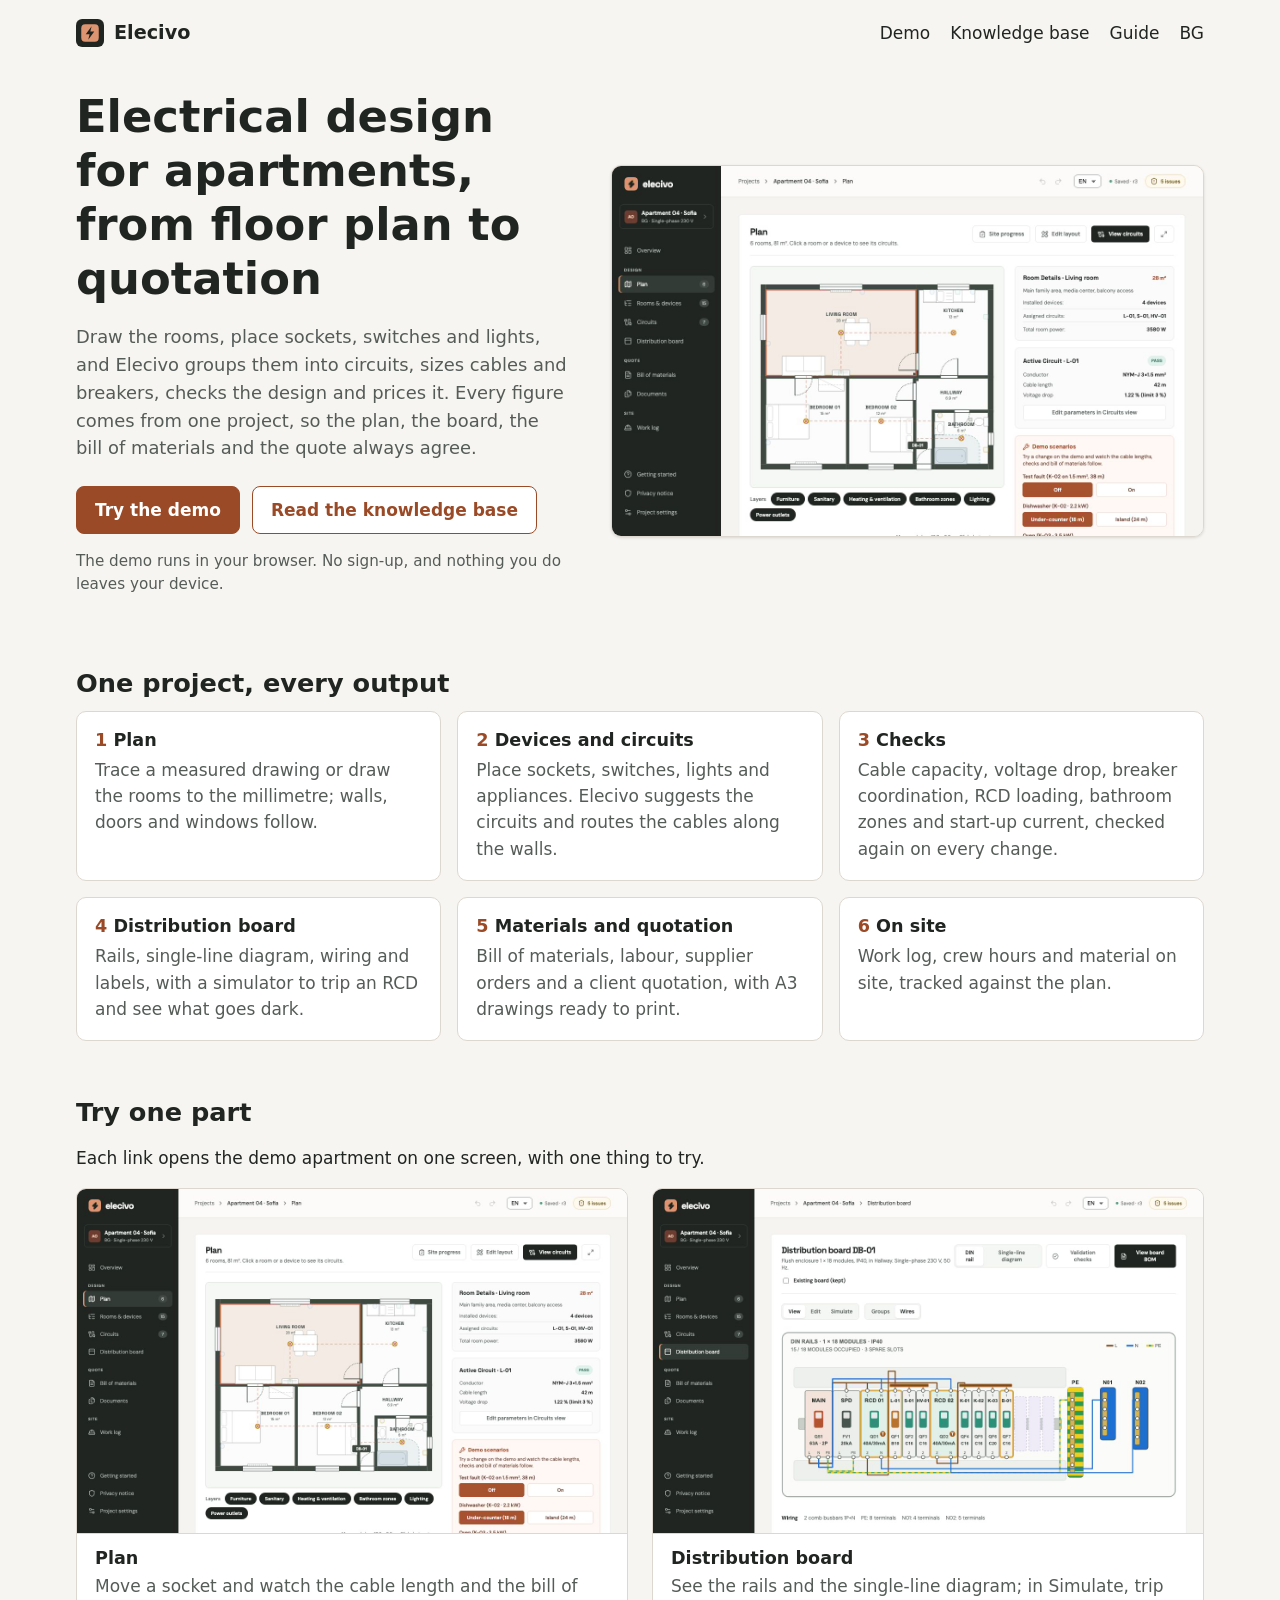
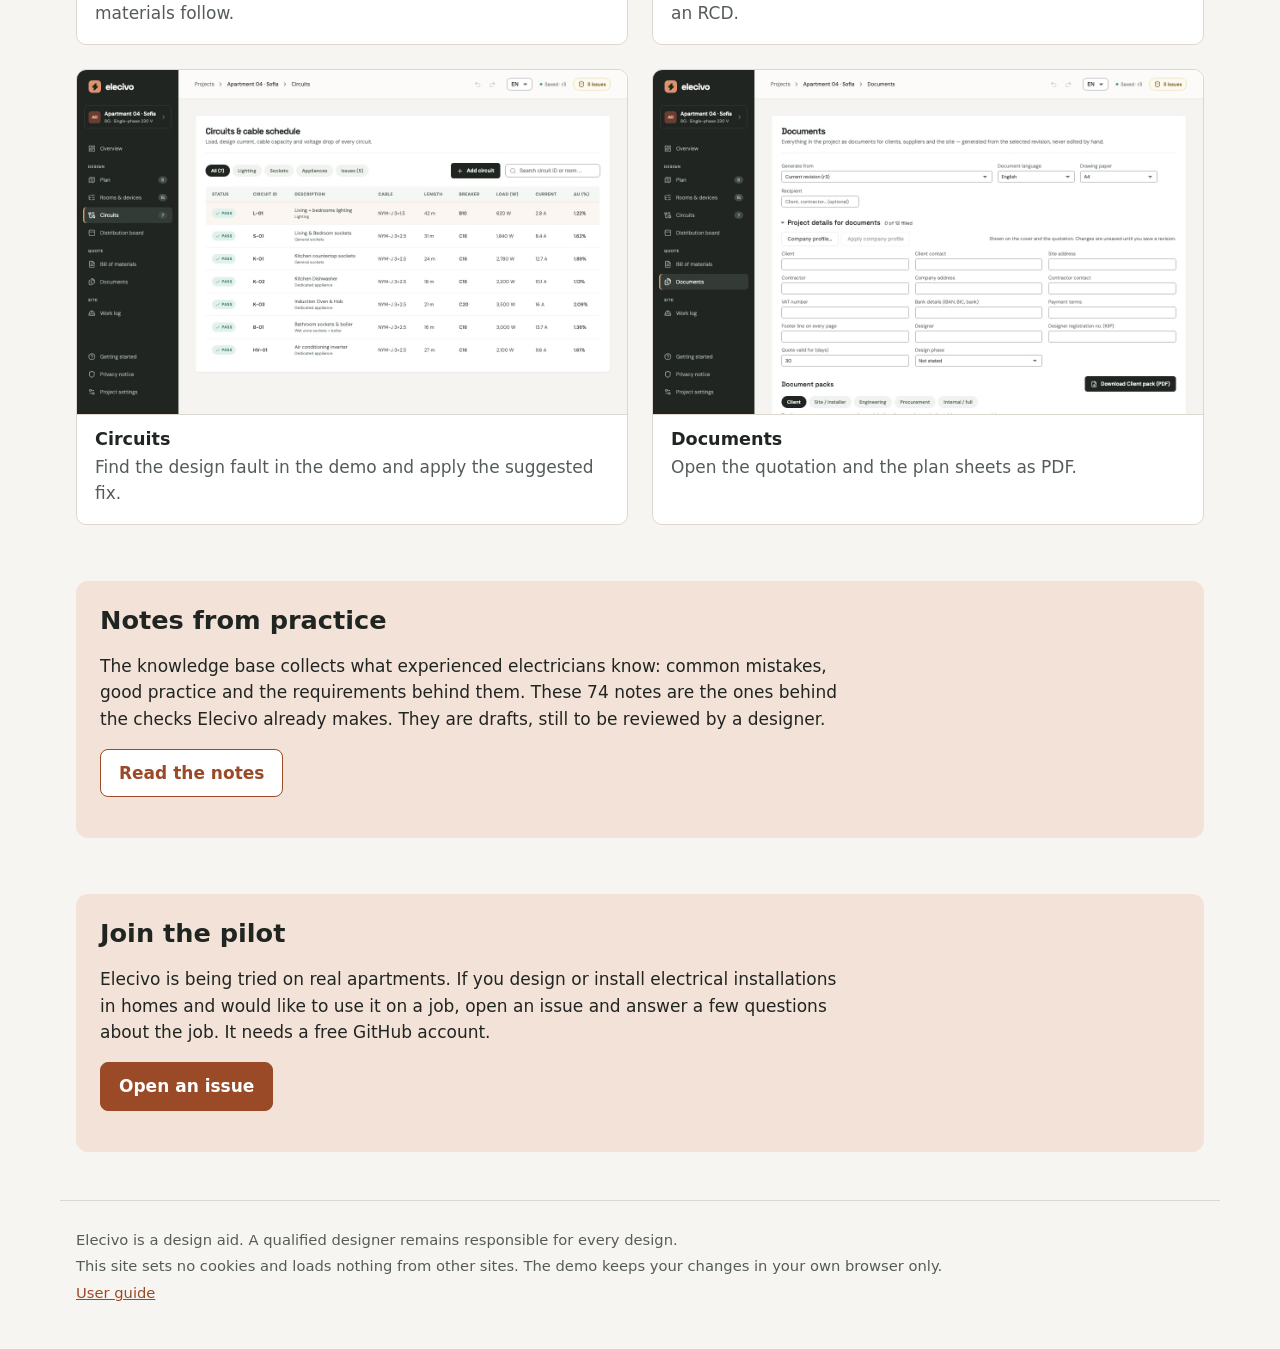
<file: index.html>
<!doctype html>
<html lang="en">
<head>
<meta charset="utf-8">
<meta name="viewport" content="width=device-width, initial-scale=1">
<meta name="color-scheme" content="light dark">
<title>Elecivo — electrical design for apartments</title>
<meta name="description" content="Draw the rooms, place the devices, and get circuits, cable sizes, checks, the distribution board, the bill of materials and a quotation from one project model.">
<link rel="icon" href="icon.svg" type="image/svg+xml">
<link rel="stylesheet" href="site.css">
</head>
<body>
<header class="site-header">
  <a class="brand" href="./"><img src="icon.svg" alt="" width="28" height="28">Elecivo</a>
  <nav aria-label="Site">
    <a href="demo/">Demo</a>
    <a href="knowledge/">Knowledge base</a>
    <a href="guide/getting-started.html">Guide</a>
    <a href="bg/" hreflang="bg" lang="bg" title="На български">BG</a>
  </nav>
</header>
<main>
  <section class="hero">
    <div class="hero-text">
      <h1>Electrical design for apartments, from floor plan to quotation</h1>
      <p class="lead">Draw the rooms, place sockets, switches and lights, and Elecivo groups them into circuits, sizes cables and breakers, checks the design and prices it. Every figure comes from one project, so the plan, the board, the bill of materials and the quote always agree.</p>
      <p class="actions">
        <a class="button primary" href="demo/p/demo-sofia">Try the demo</a>
        <a class="button" href="knowledge/">Read the knowledge base</a>
      </p>
      <p class="note">The demo runs in your browser. No sign-up, and nothing you do leaves your device.</p>
    </div>
    <img class="hero-shot" src="screenshots/plan-en.jpg" alt="The floor plan of the demo apartment with its devices and cable routes" width="1280" height="800">
  </section>
  <section aria-labelledby="steps">
    <h2 id="steps">One project, every output</h2>
    <ol class="steps">
    <li><h3>Plan</h3><p>Trace a measured drawing or draw the rooms to the millimetre; walls, doors and windows follow.</p></li>
    <li><h3>Devices and circuits</h3><p>Place sockets, switches, lights and appliances. Elecivo suggests the circuits and routes the cables along the walls.</p></li>
    <li><h3>Checks</h3><p>Cable capacity, voltage drop, breaker coordination, RCD loading, bathroom zones and start-up current, checked again on every change.</p></li>
    <li><h3>Distribution board</h3><p>Rails, single-line diagram, wiring and labels, with a simulator to trip an RCD and see what goes dark.</p></li>
    <li><h3>Materials and quotation</h3><p>Bill of materials, labour, supplier orders and a client quotation, with A3 drawings ready to print.</p></li>
    <li><h3>On site</h3><p>Work log, crew hours and material on site, tracked against the plan.</p></li>
    </ol>
  </section>
  <section aria-labelledby="try">
    <h2 id="try">Try one part</h2>
    <p>Each link opens the demo apartment on one screen, with one thing to try.</p>
    <ul class="try">
  <li class="try-card">
    <a href="demo/p/demo-sofia/plan">
      <img src="screenshots/plan-en.jpg" alt="The floor plan of the demo apartment with its devices and cable routes" width="1280" height="800" loading="lazy">
      <h3>Plan</h3>
    </a>
    <p>Move a socket and watch the cable length and the bill of materials follow.</p>
  </li>
  <li class="try-card">
    <a href="demo/p/demo-sofia/board">
      <img src="screenshots/board-en.jpg" alt="The distribution board on its DIN rails" width="1280" height="800" loading="lazy">
      <h3>Distribution board</h3>
    </a>
    <p>See the rails and the single-line diagram; in Simulate, trip an RCD.</p>
  </li>
  <li class="try-card">
    <a href="demo/p/demo-sofia/circuits">
      <img src="screenshots/circuits-en.jpg" alt="The circuit list with cable sizes, voltage drop and check results" width="1280" height="800" loading="lazy">
      <h3>Circuits</h3>
    </a>
    <p>Find the design fault in the demo and apply the suggested fix.</p>
  </li>
  <li class="try-card">
    <a href="demo/p/demo-sofia/documents">
      <img src="screenshots/documents-en.jpg" alt="The document list with the quotation and the drawing sheets" width="1280" height="800" loading="lazy">
      <h3>Documents</h3>
    </a>
    <p>Open the quotation and the plan sheets as PDF.</p>
  </li>
    </ul>
  </section>
  <section class="band" aria-labelledby="knowledge">
    <h2 id="knowledge">Notes from practice</h2>
    <p>The knowledge base collects what experienced electricians know: common mistakes, good practice and the requirements behind them. These 74 notes are the ones behind the checks Elecivo already makes. They are drafts, still to be reviewed by a designer.</p>
    <p><a class="button" href="knowledge/">Read the notes</a></p>
  </section>
  <section class="band" aria-labelledby="pilot">
    <h2 id="pilot">Join the pilot</h2>
    <p>Elecivo is being tried on real apartments. If you design or install electrical installations in homes and would like to use it on a job, open an issue and answer a few questions about the job. It needs a free GitHub account.</p>
    <p><a class="button primary" href="https://github.com/leonid/elecivo-site/issues/new?template=pilot.yml" rel="noopener">Open an issue</a></p>
  </section>
</main>
<footer class="site-footer">
  <p>Elecivo is a design aid. A qualified designer remains responsible for every design.</p>
  <p>This site sets no cookies and loads nothing from other sites. The demo keeps your changes in your own browser only.</p>
  <p><a href="guide/getting-started.html">User guide</a></p>
</footer>
</body>
</html>
</file>
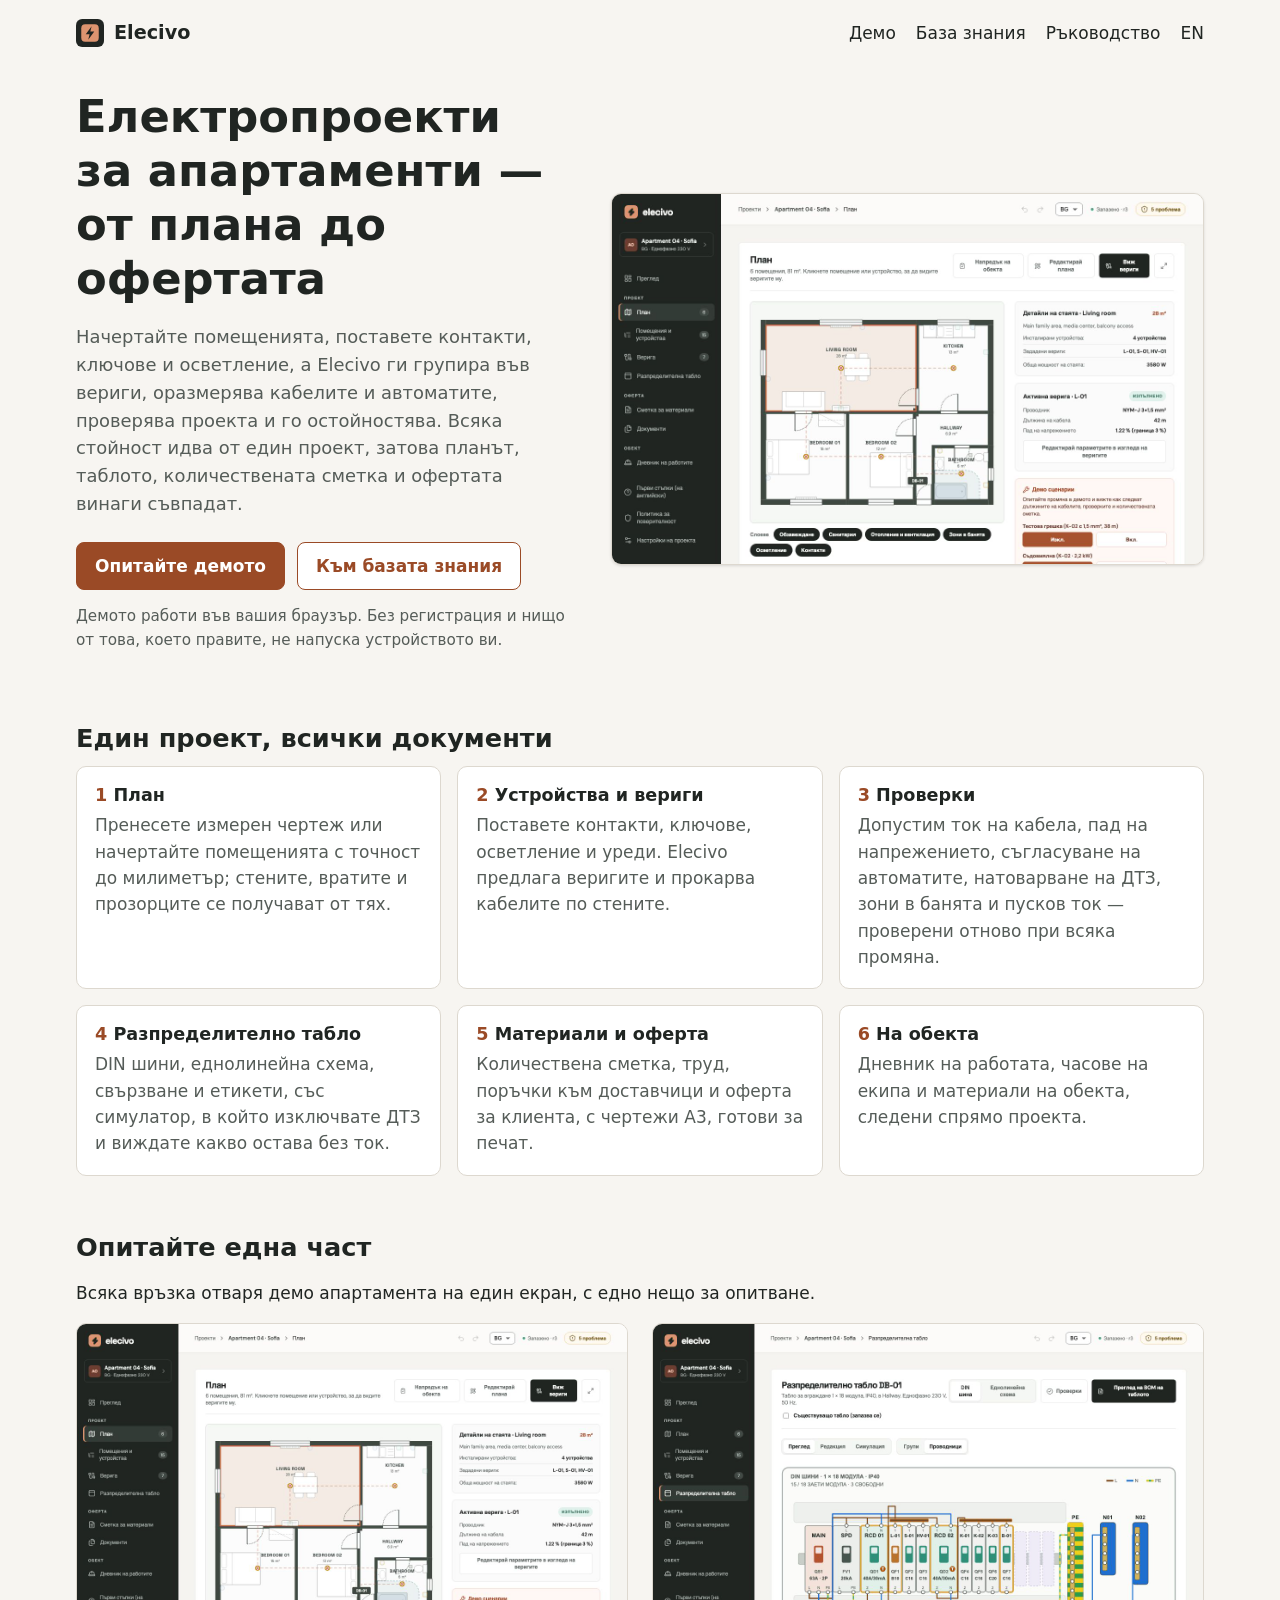
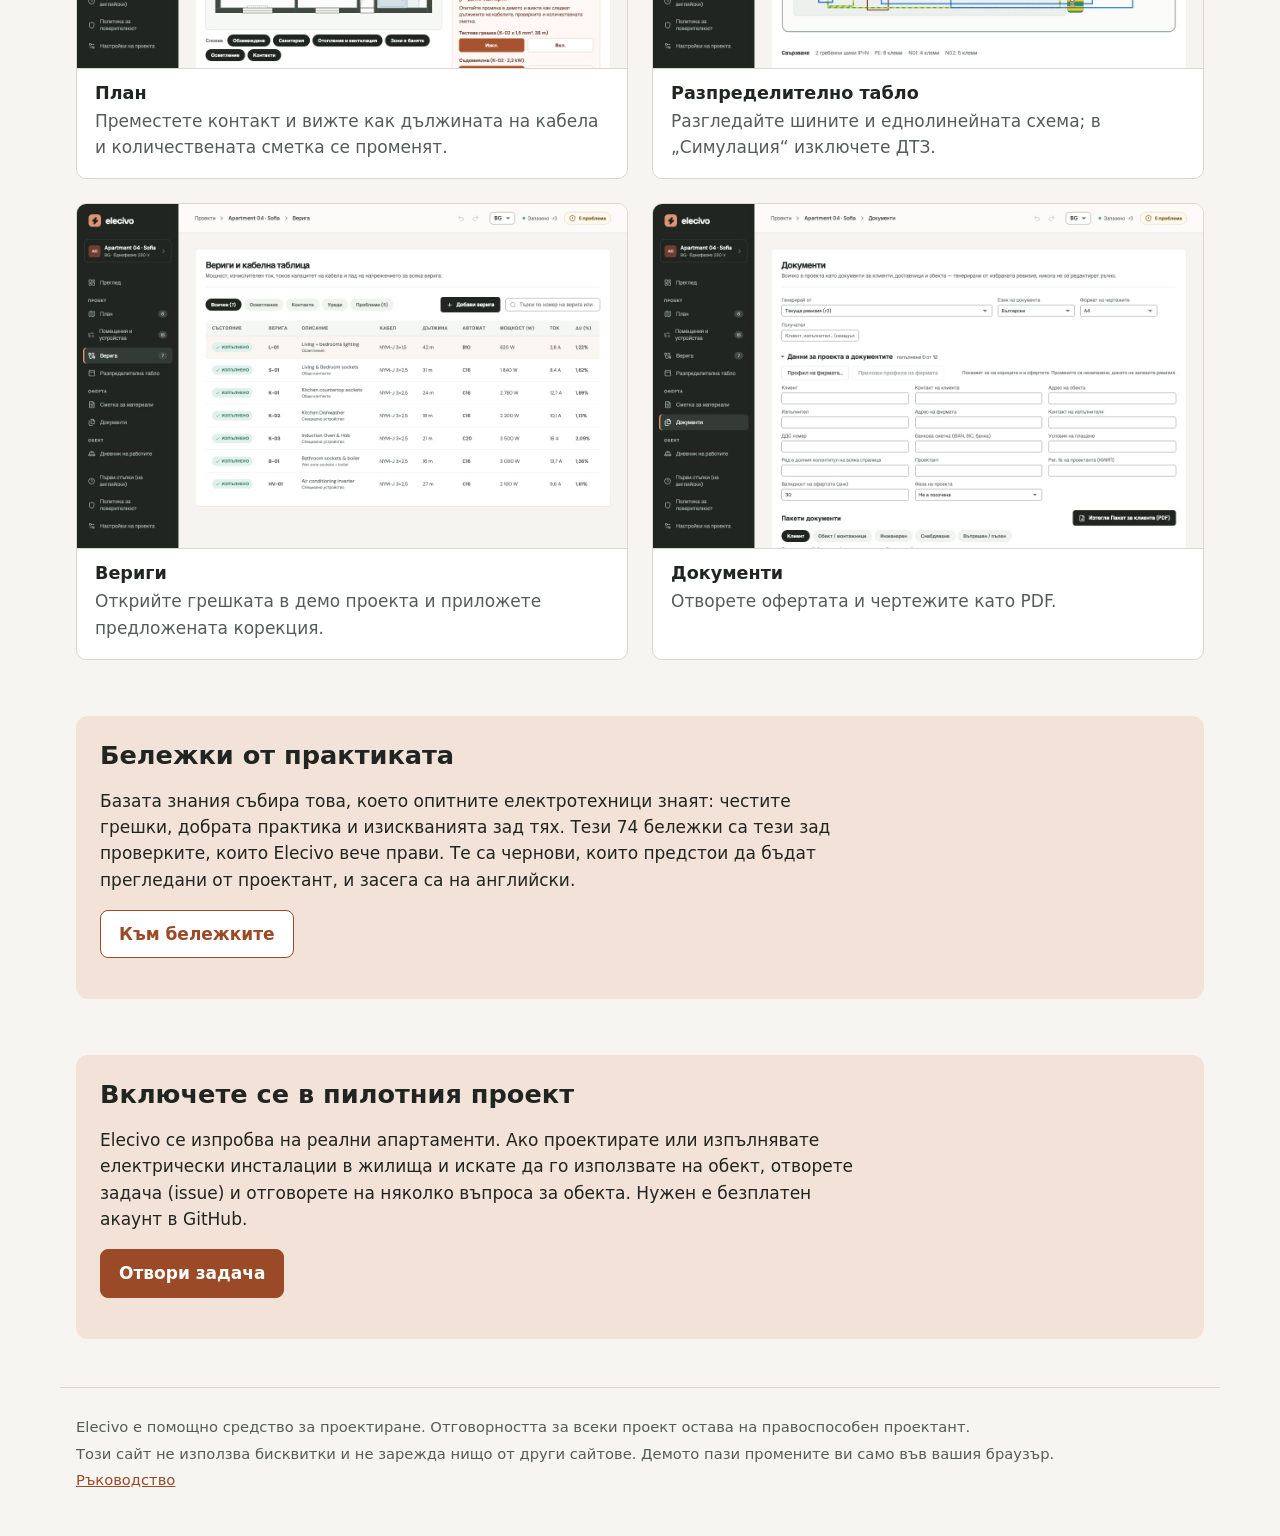
<file: bg/index.html>
<!doctype html>
<html lang="bg">
<head>
<meta charset="utf-8">
<meta name="viewport" content="width=device-width, initial-scale=1">
<meta name="color-scheme" content="light dark">
<title>Elecivo — електропроекти за апартаменти</title>
<meta name="description" content="Начертайте помещенията, поставете устройствата и получете вериги, сечения на кабелите, проверки, разпределително табло, количествена сметка и оферта от един проект.">
<link rel="icon" href="../icon.svg" type="image/svg+xml">
<link rel="stylesheet" href="../site.css">
</head>
<body>
<header class="site-header">
  <a class="brand" href="../bg/"><img src="../icon.svg" alt="" width="28" height="28">Elecivo</a>
  <nav aria-label="Site">
    <a href="../demo/">Демо</a>
    <a href="../knowledge/">База знания</a>
    <a href="../guide/getting-started.html">Ръководство</a>
    <a href="../" hreflang="en" lang="en" title="In English">EN</a>
  </nav>
</header>
<main>
  <section class="hero">
    <div class="hero-text">
      <h1>Електропроекти за апартаменти — от плана до офертата</h1>
      <p class="lead">Начертайте помещенията, поставете контакти, ключове и осветление, а Elecivo ги групира във вериги, оразмерява кабелите и автоматите, проверява проекта и го остойностява. Всяка стойност идва от един проект, затова планът, таблото, количествената сметка и офертата винаги съвпадат.</p>
      <p class="actions">
        <a class="button primary" href="../demo/p/demo-sofia">Опитайте демото</a>
        <a class="button" href="../knowledge/">Към базата знания</a>
      </p>
      <p class="note">Демото работи във вашия браузър. Без регистрация и нищо от това, което правите, не напуска устройството ви.</p>
    </div>
    <img class="hero-shot" src="../screenshots/plan-bg.jpg" alt="Планът на демо апартамента с устройствата и трасетата на кабелите" width="1280" height="800">
  </section>
  <section aria-labelledby="steps">
    <h2 id="steps">Един проект, всички документи</h2>
    <ol class="steps">
    <li><h3>План</h3><p>Пренесете измерен чертеж или начертайте помещенията с точност до милиметър; стените, вратите и прозорците се получават от тях.</p></li>
    <li><h3>Устройства и вериги</h3><p>Поставете контакти, ключове, осветление и уреди. Elecivo предлага веригите и прокарва кабелите по стените.</p></li>
    <li><h3>Проверки</h3><p>Допустим ток на кабела, пад на напрежението, съгласуване на автоматите, натоварване на ДТЗ, зони в банята и пусков ток — проверени отново при всяка промяна.</p></li>
    <li><h3>Разпределително табло</h3><p>DIN шини, еднолинейна схема, свързване и етикети, със симулатор, в който изключвате ДТЗ и виждате какво остава без ток.</p></li>
    <li><h3>Материали и оферта</h3><p>Количествена сметка, труд, поръчки към доставчици и оферта за клиента, с чертежи А3, готови за печат.</p></li>
    <li><h3>На обекта</h3><p>Дневник на работата, часове на екипа и материали на обекта, следени спрямо проекта.</p></li>
    </ol>
  </section>
  <section aria-labelledby="try">
    <h2 id="try">Опитайте една част</h2>
    <p>Всяка връзка отваря демо апартамента на един екран, с едно нещо за опитване.</p>
    <ul class="try">
  <li class="try-card">
    <a href="../demo/p/demo-sofia/plan">
      <img src="../screenshots/plan-bg.jpg" alt="Планът на демо апартамента с устройствата и трасетата на кабелите" width="1280" height="800" loading="lazy">
      <h3>План</h3>
    </a>
    <p>Преместете контакт и вижте как дължината на кабела и количествената сметка се променят.</p>
  </li>
  <li class="try-card">
    <a href="../demo/p/demo-sofia/board">
      <img src="../screenshots/board-bg.jpg" alt="Разпределителното табло с апаратите по DIN шините" width="1280" height="800" loading="lazy">
      <h3>Разпределително табло</h3>
    </a>
    <p>Разгледайте шините и еднолинейната схема; в „Симулация“ изключете ДТЗ.</p>
  </li>
  <li class="try-card">
    <a href="../demo/p/demo-sofia/circuits">
      <img src="../screenshots/circuits-bg.jpg" alt="Списъкът на веригите със сечения, пад на напрежението и резултати от проверките" width="1280" height="800" loading="lazy">
      <h3>Вериги</h3>
    </a>
    <p>Открийте грешката в демо проекта и приложете предложената корекция.</p>
  </li>
  <li class="try-card">
    <a href="../demo/p/demo-sofia/documents">
      <img src="../screenshots/documents-bg.jpg" alt="Списъкът на документите с офертата и чертежите" width="1280" height="800" loading="lazy">
      <h3>Документи</h3>
    </a>
    <p>Отворете офертата и чертежите като PDF.</p>
  </li>
    </ul>
  </section>
  <section class="band" aria-labelledby="knowledge">
    <h2 id="knowledge">Бележки от практиката</h2>
    <p>Базата знания събира това, което опитните електротехници знаят: честите грешки, добрата практика и изискванията зад тях. Тези 74 бележки са тези зад проверките, които Elecivo вече прави. Те са чернови, които предстои да бъдат прегледани от проектант, и засега са на английски.</p>
    <p><a class="button" href="../knowledge/">Към бележките</a></p>
  </section>
  <section class="band" aria-labelledby="pilot">
    <h2 id="pilot">Включете се в пилотния проект</h2>
    <p>Elecivo се изпробва на реални апартаменти. Ако проектирате или изпълнявате електрически инсталации в жилища и искате да го използвате на обект, отворете задача (issue) и отговорете на няколко въпроса за обекта. Нужен е безплатен акаунт в GitHub.</p>
    <p><a class="button primary" href="https://github.com/leonid/elecivo-site/issues/new?template=pilot.yml" rel="noopener">Отвори задача</a></p>
  </section>
</main>
<footer class="site-footer">
  <p>Elecivo е помощно средство за проектиране. Отговорността за всеки проект остава на правоспособен проектант.</p>
  <p>Този сайт не използва бисквитки и не зарежда нищо от други сайтове. Демото пази промените ви само във вашия браузър.</p>
  <p><a href="../guide/getting-started.html">Ръководство</a></p>
</footer>
</body>
</html>
</file>
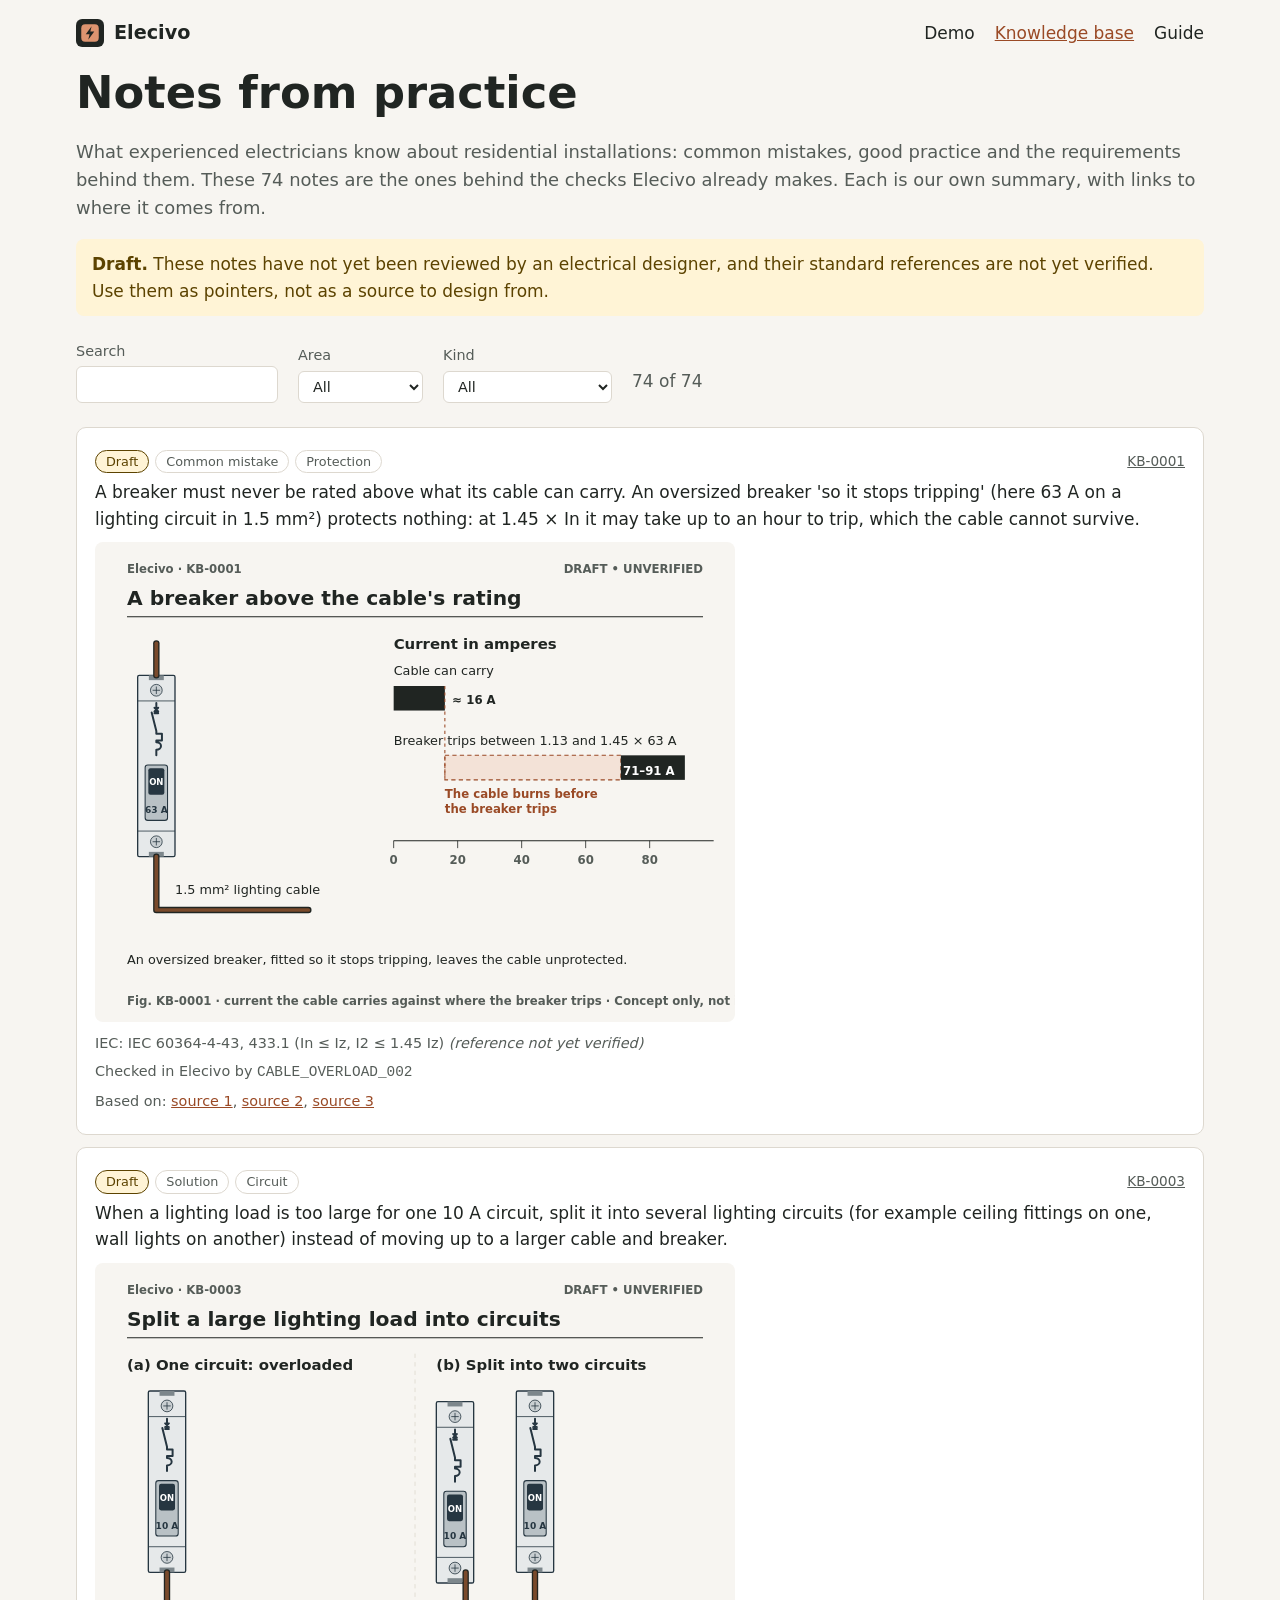
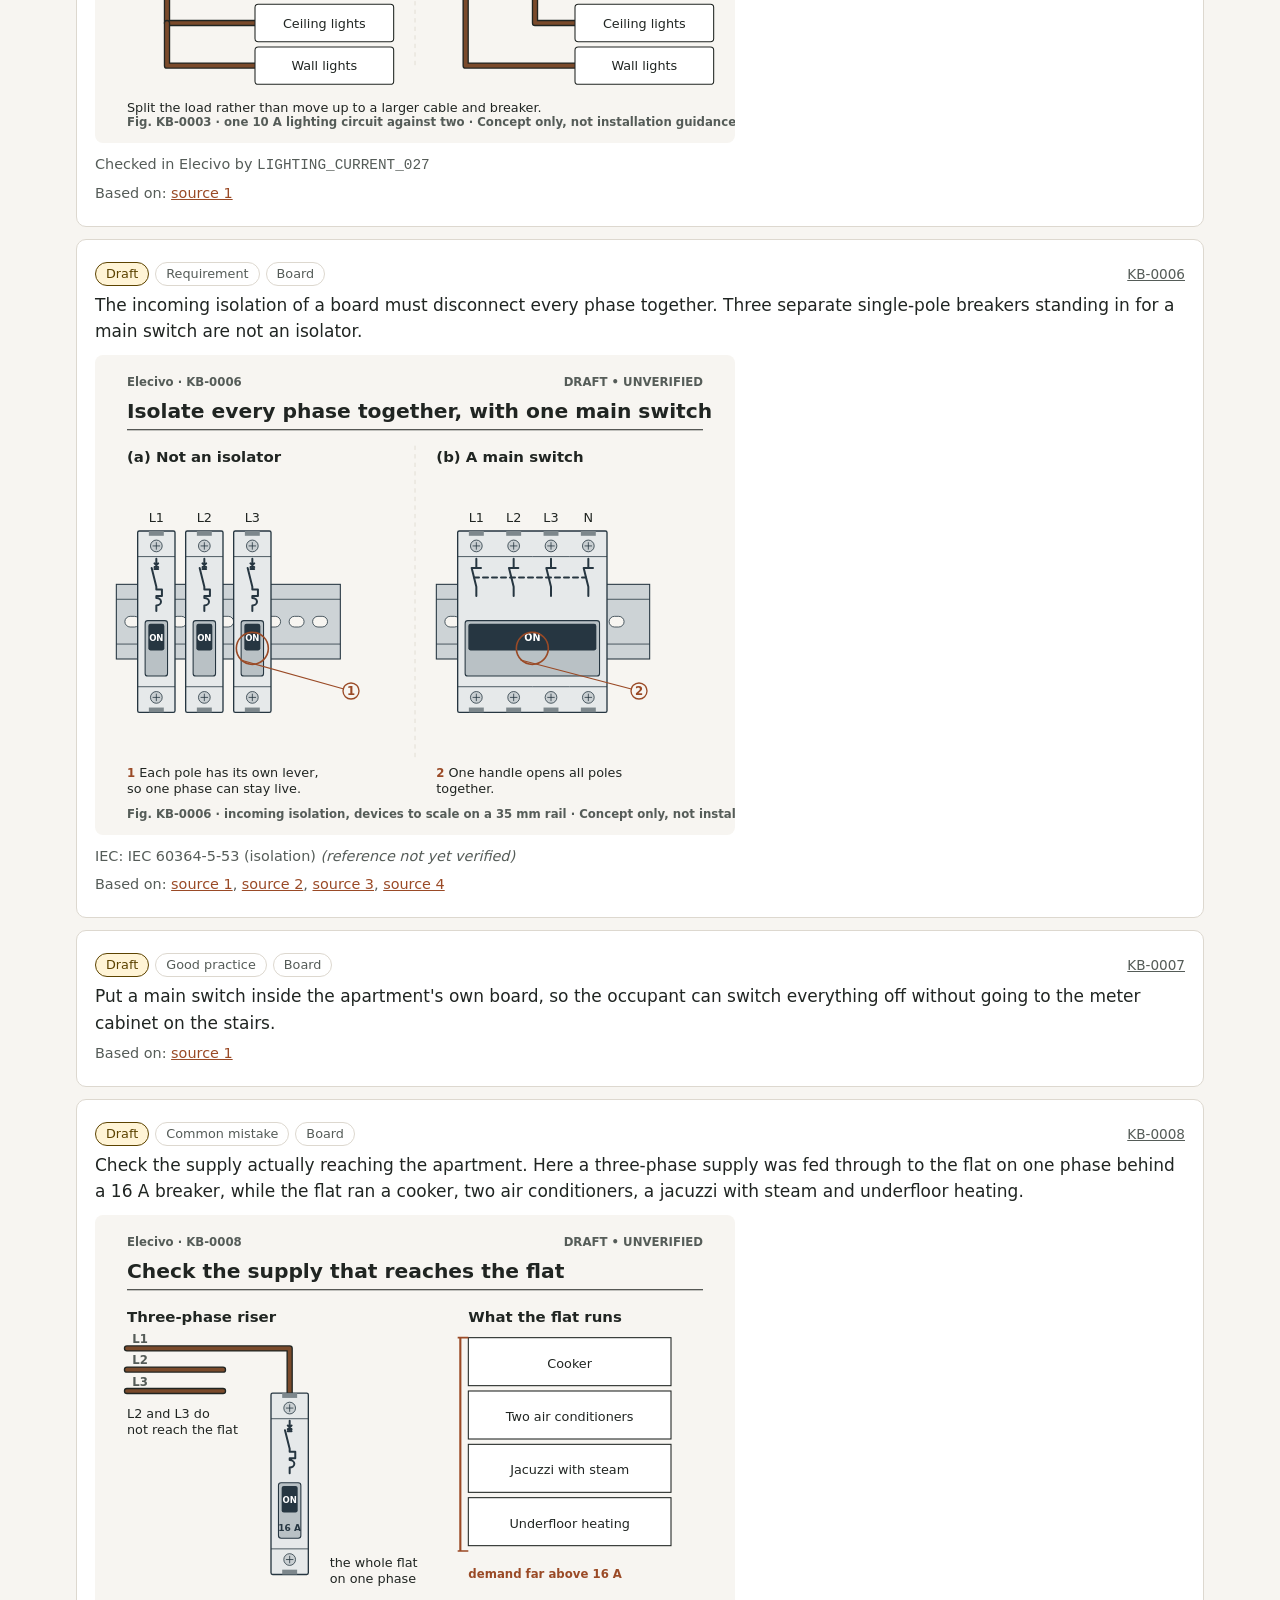
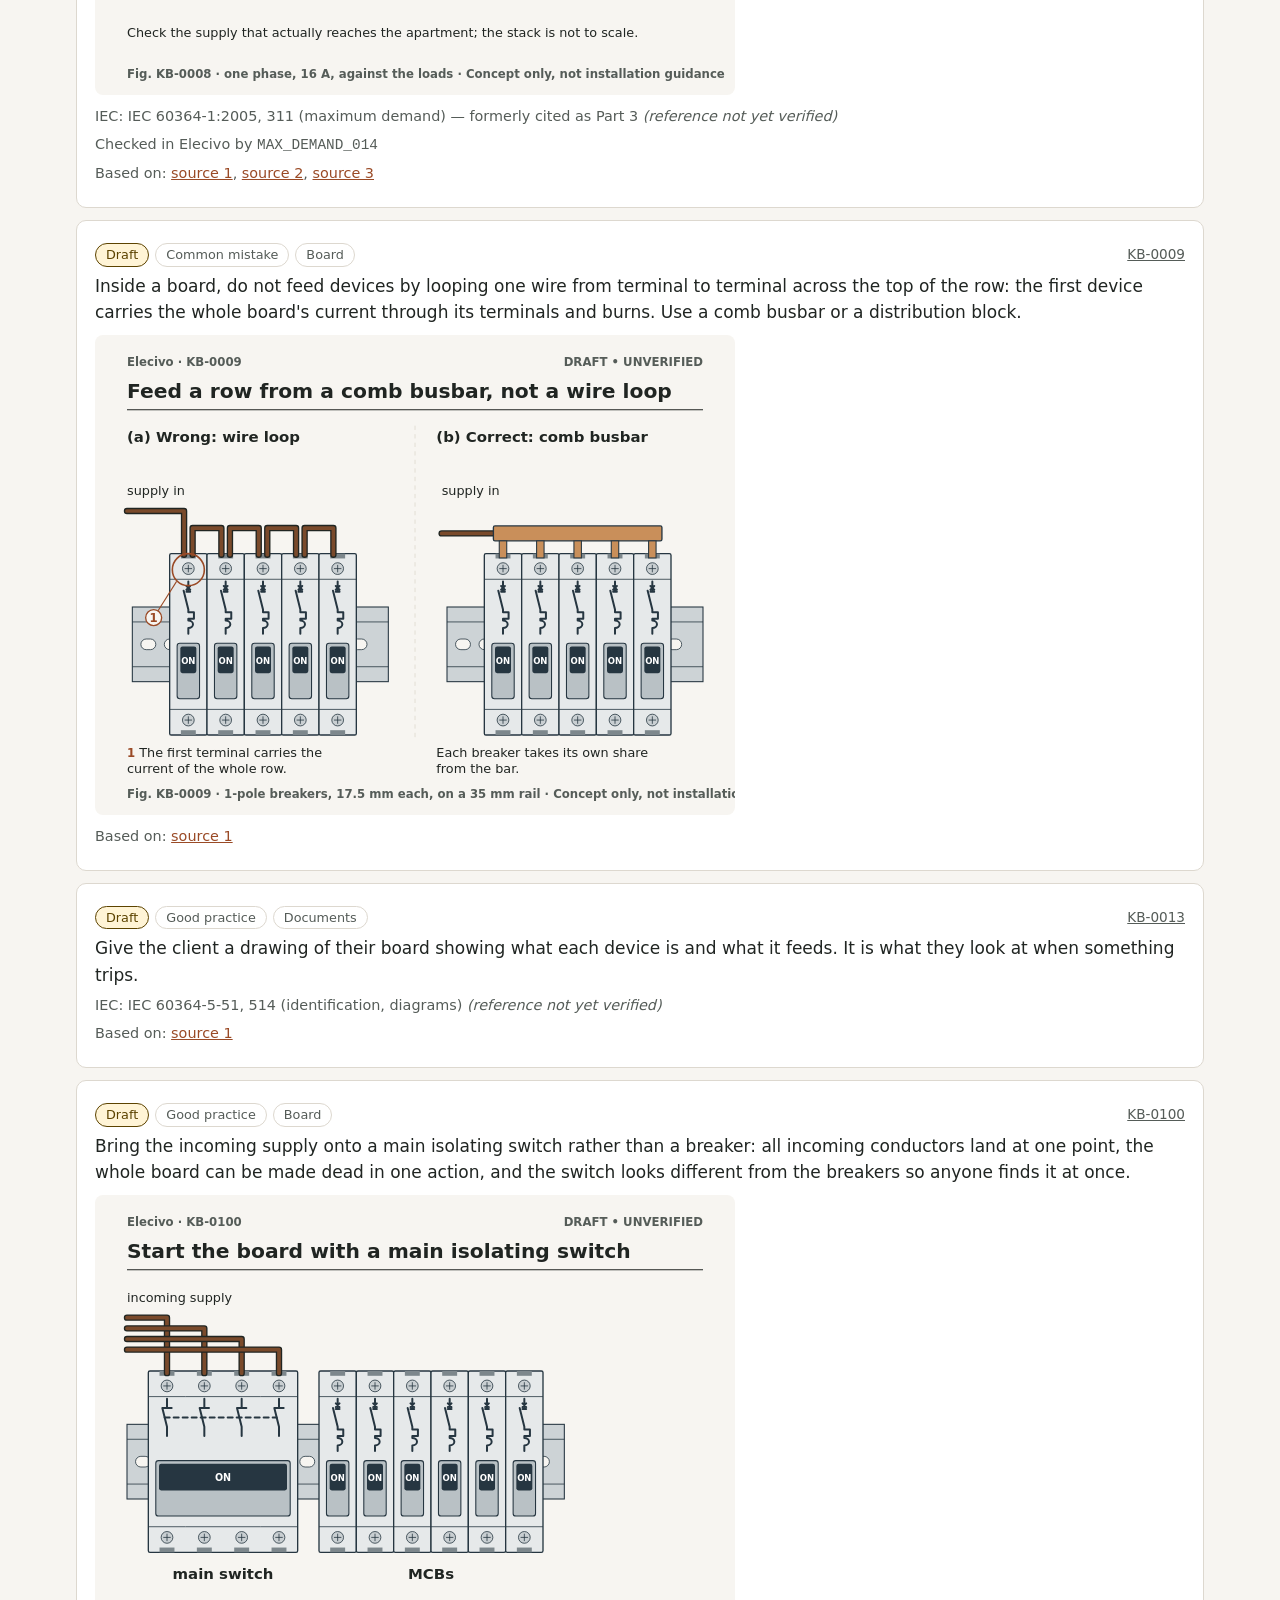
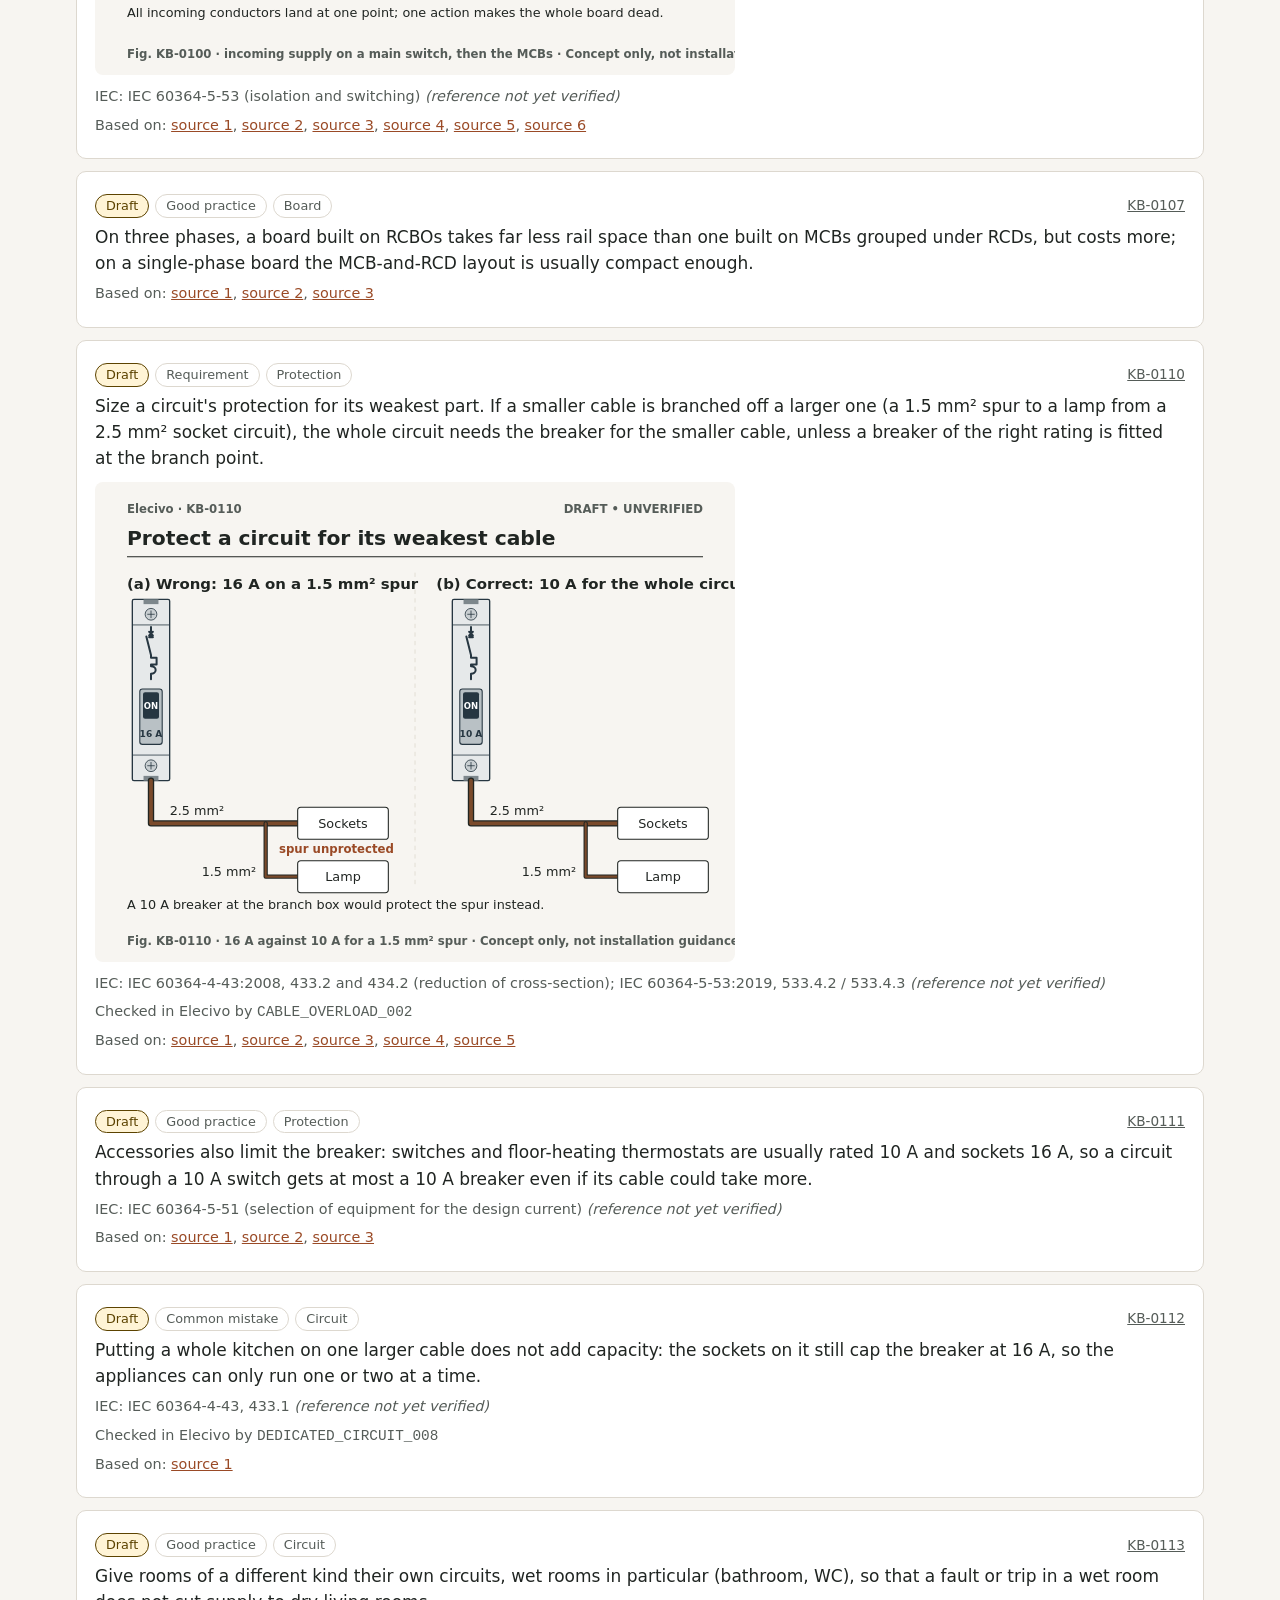
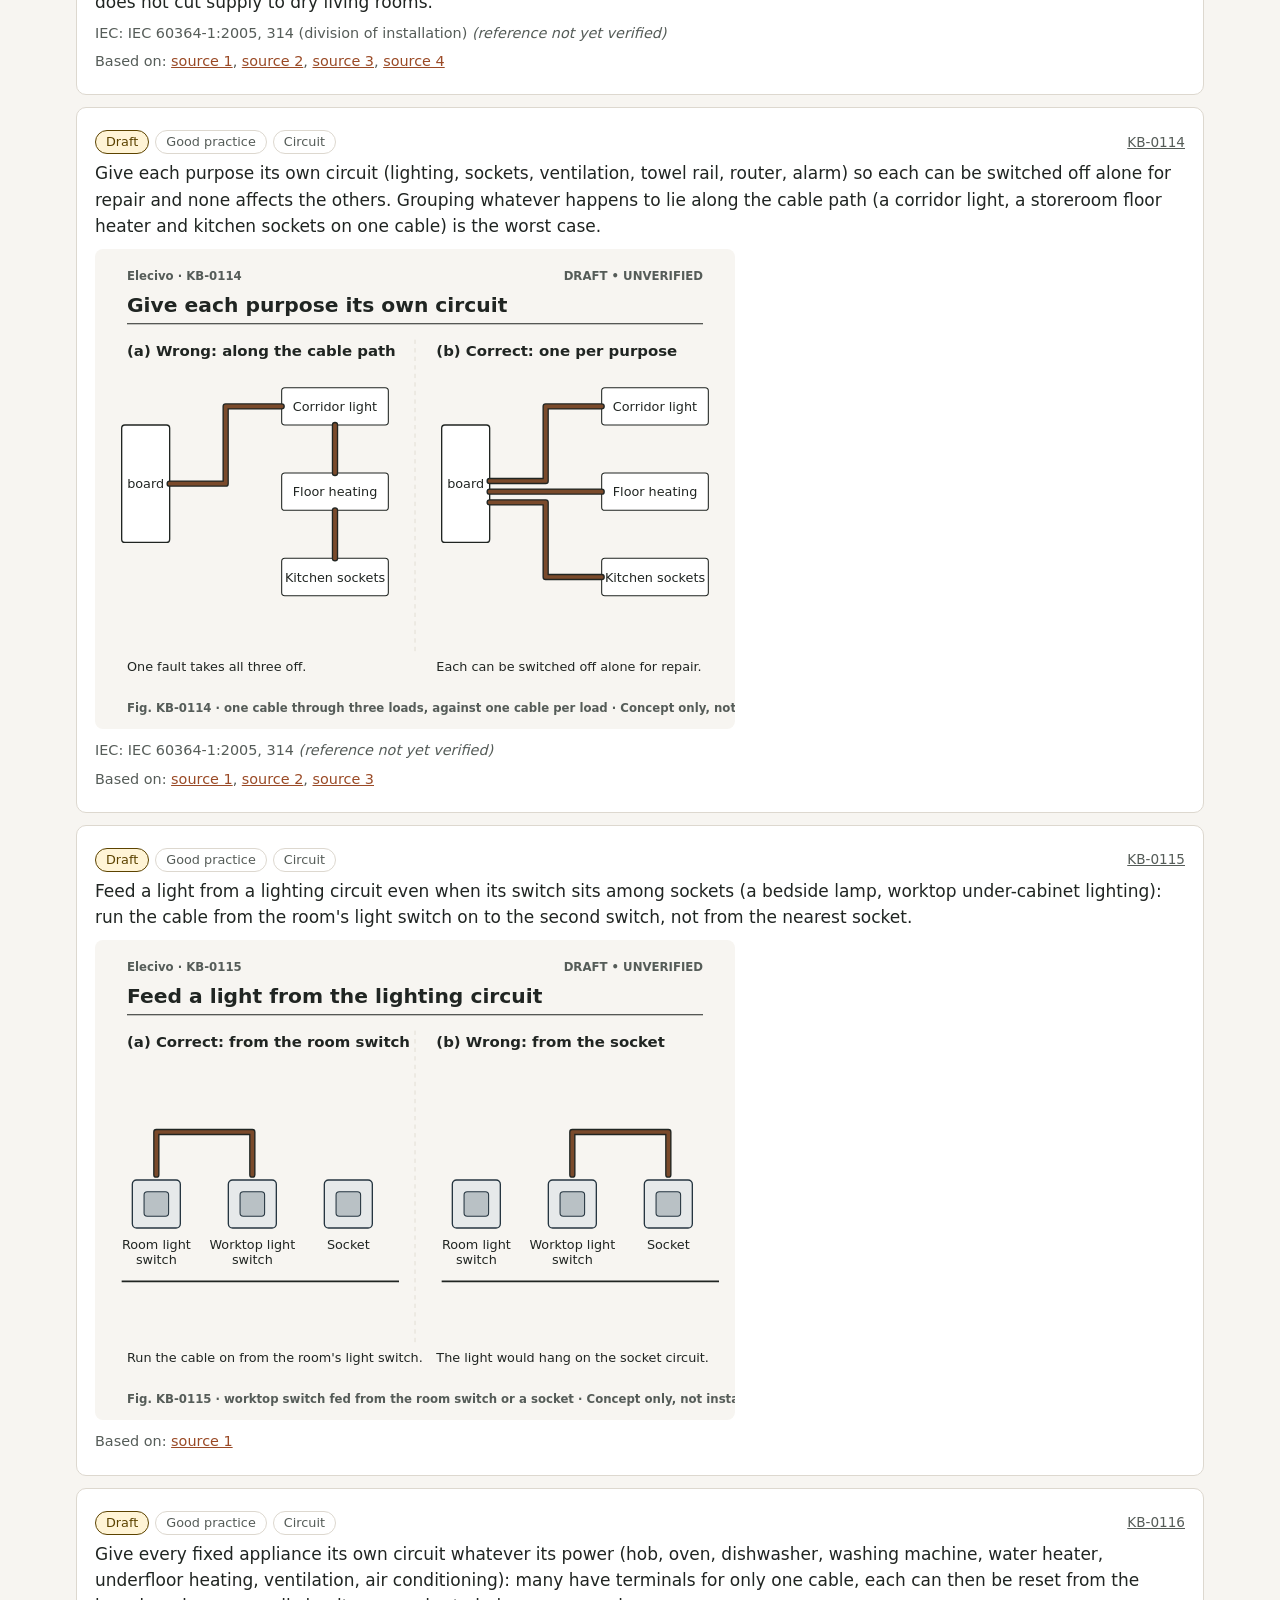
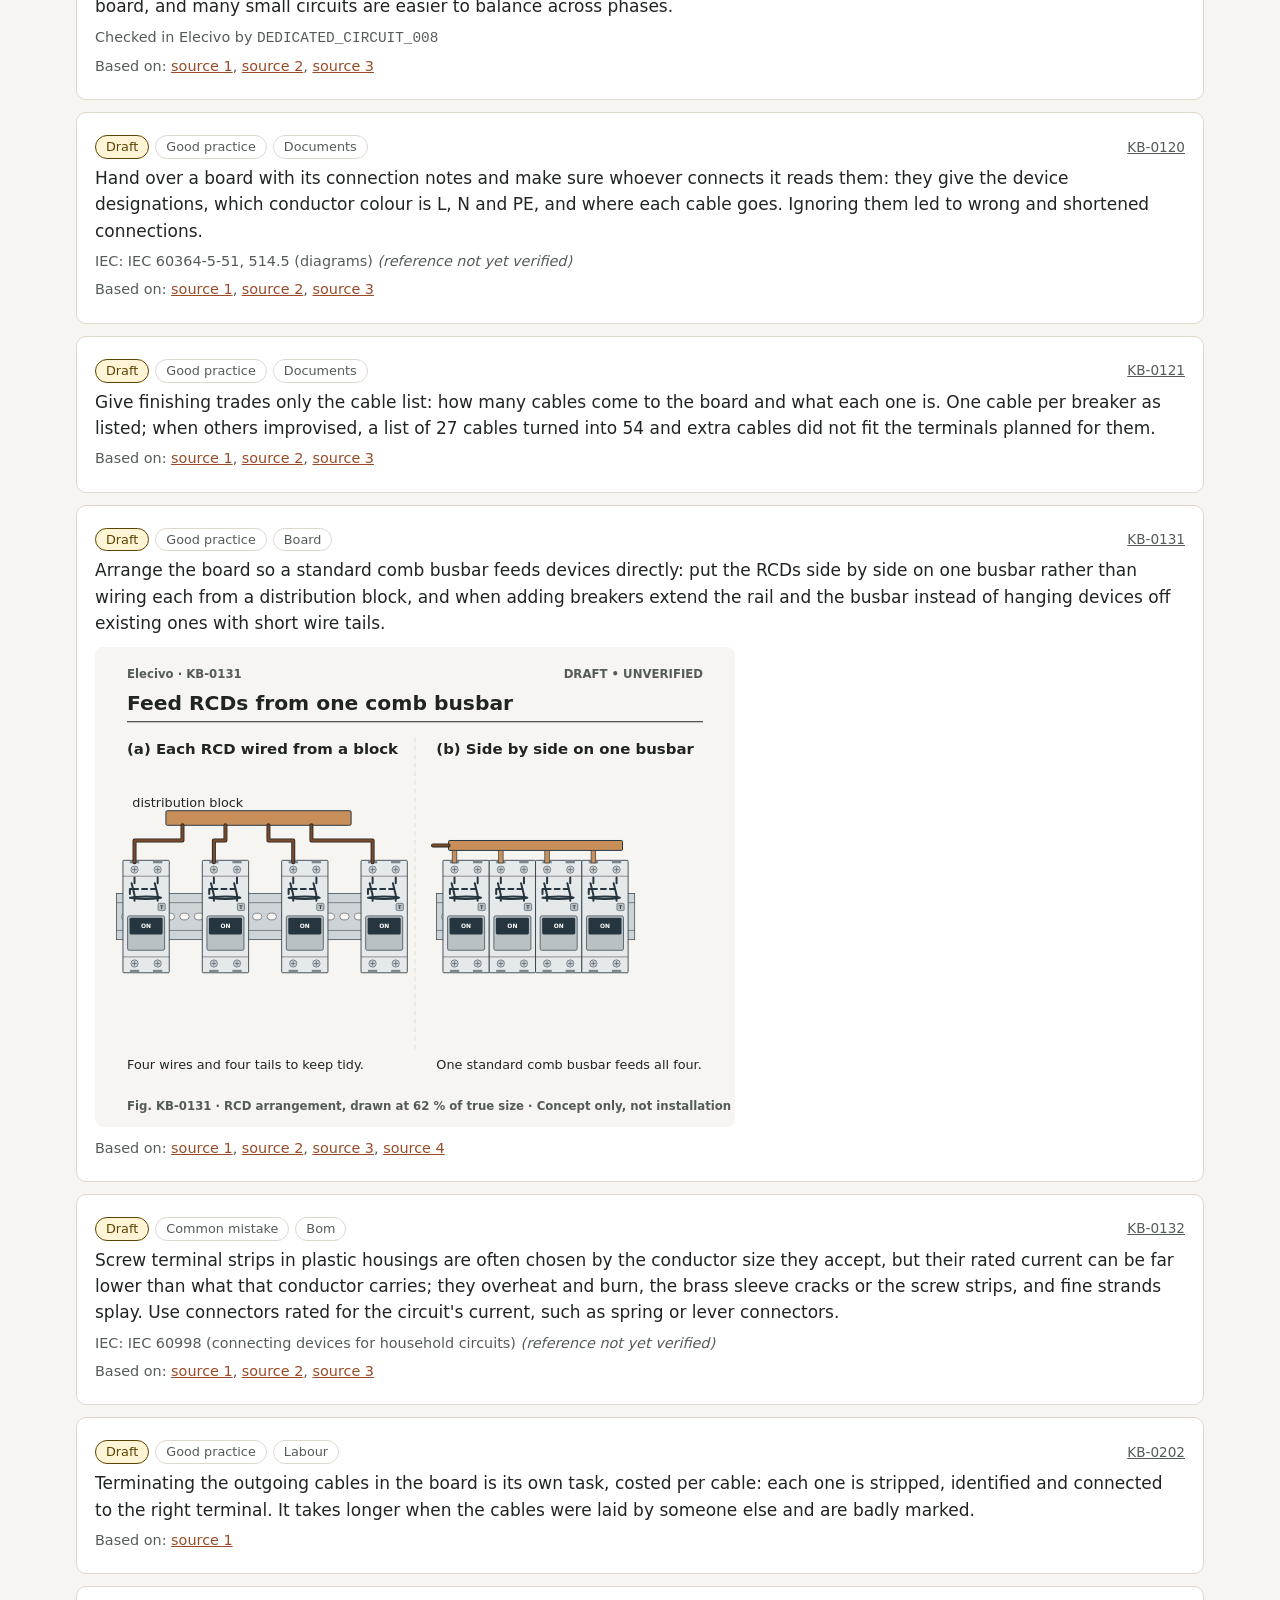
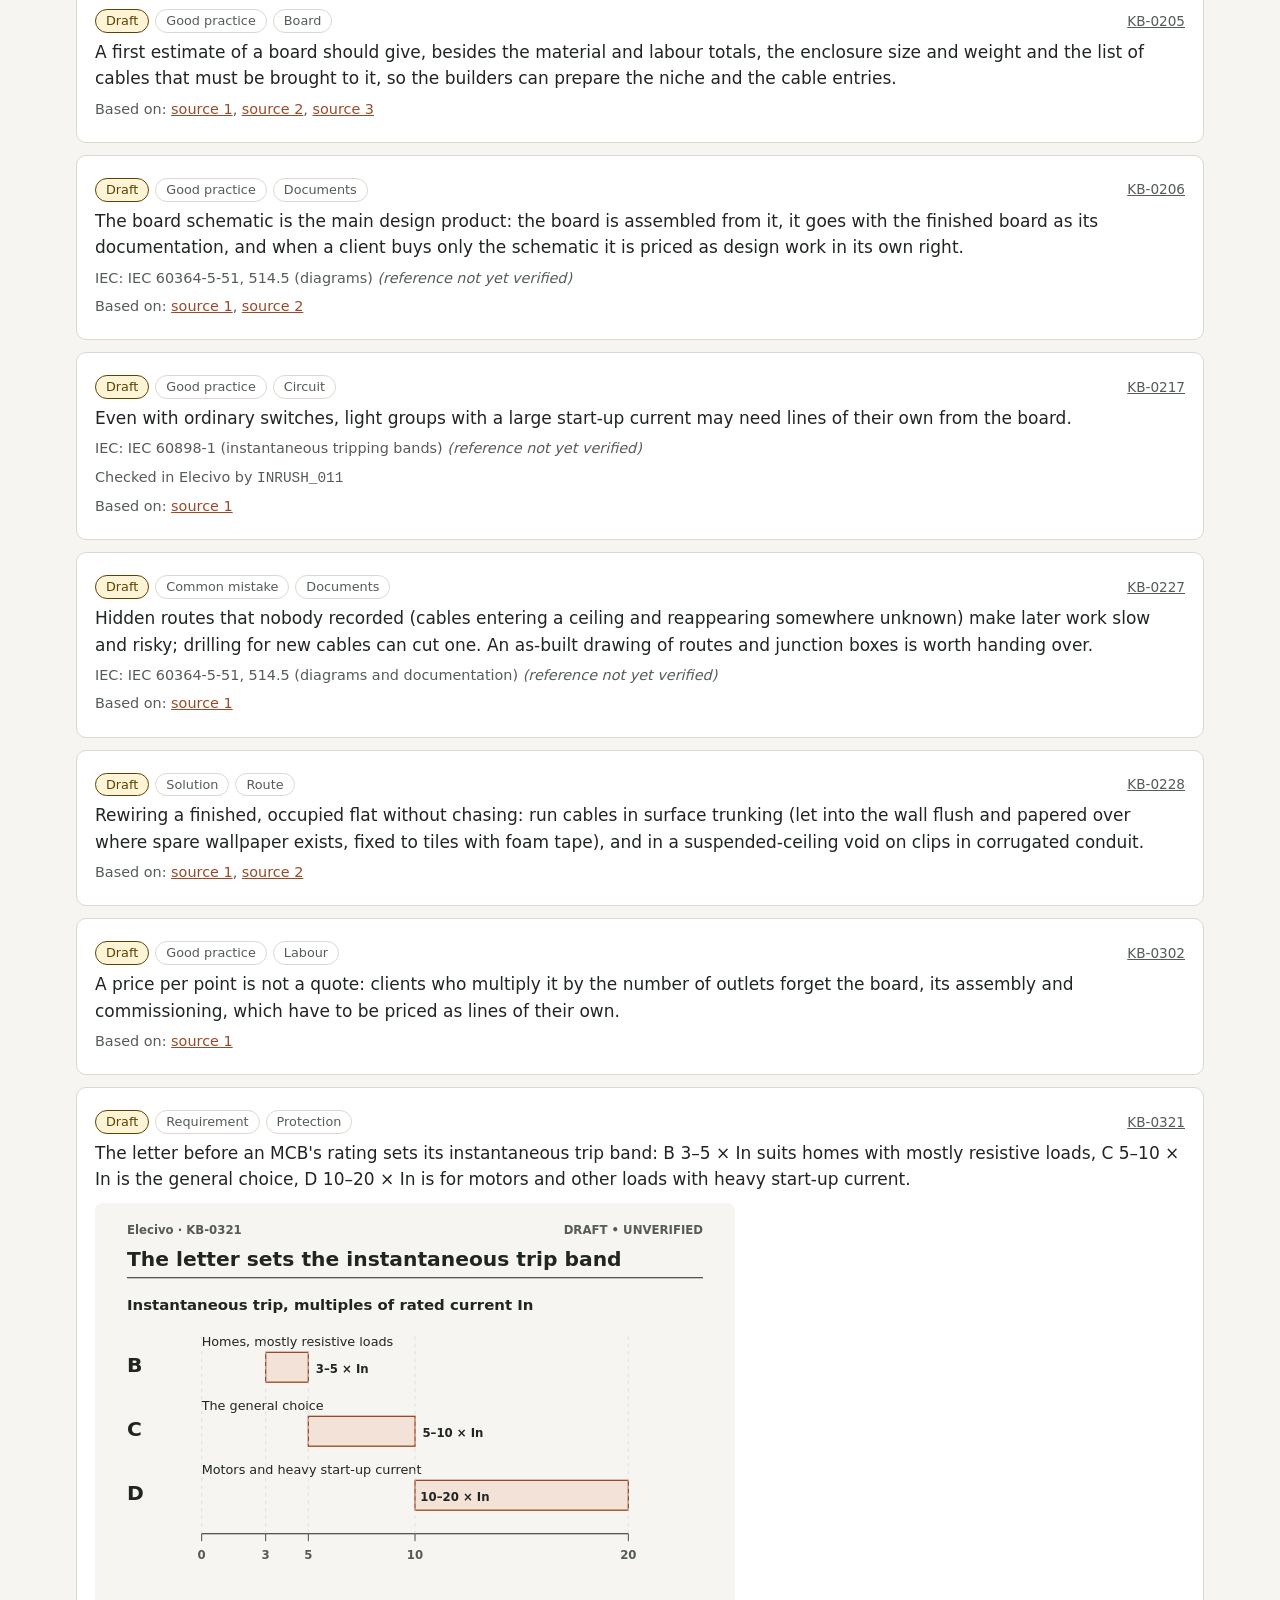
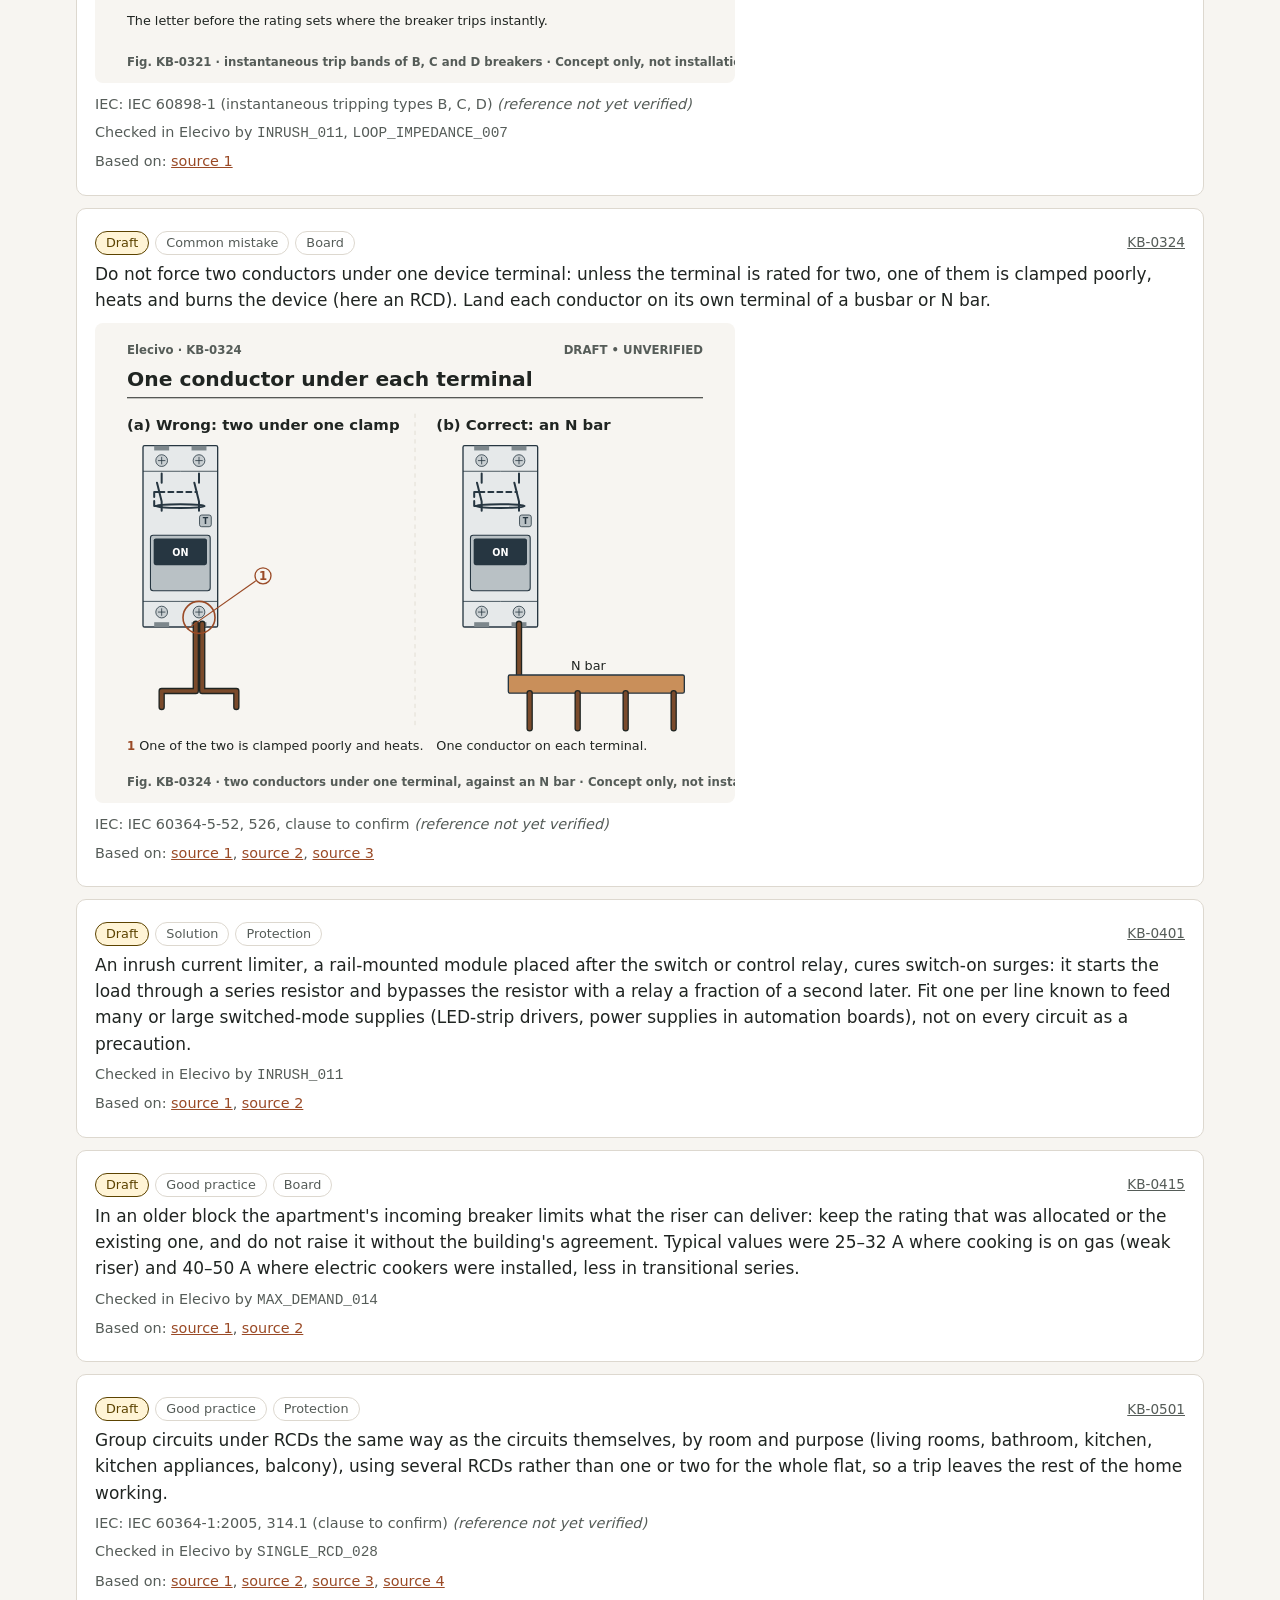
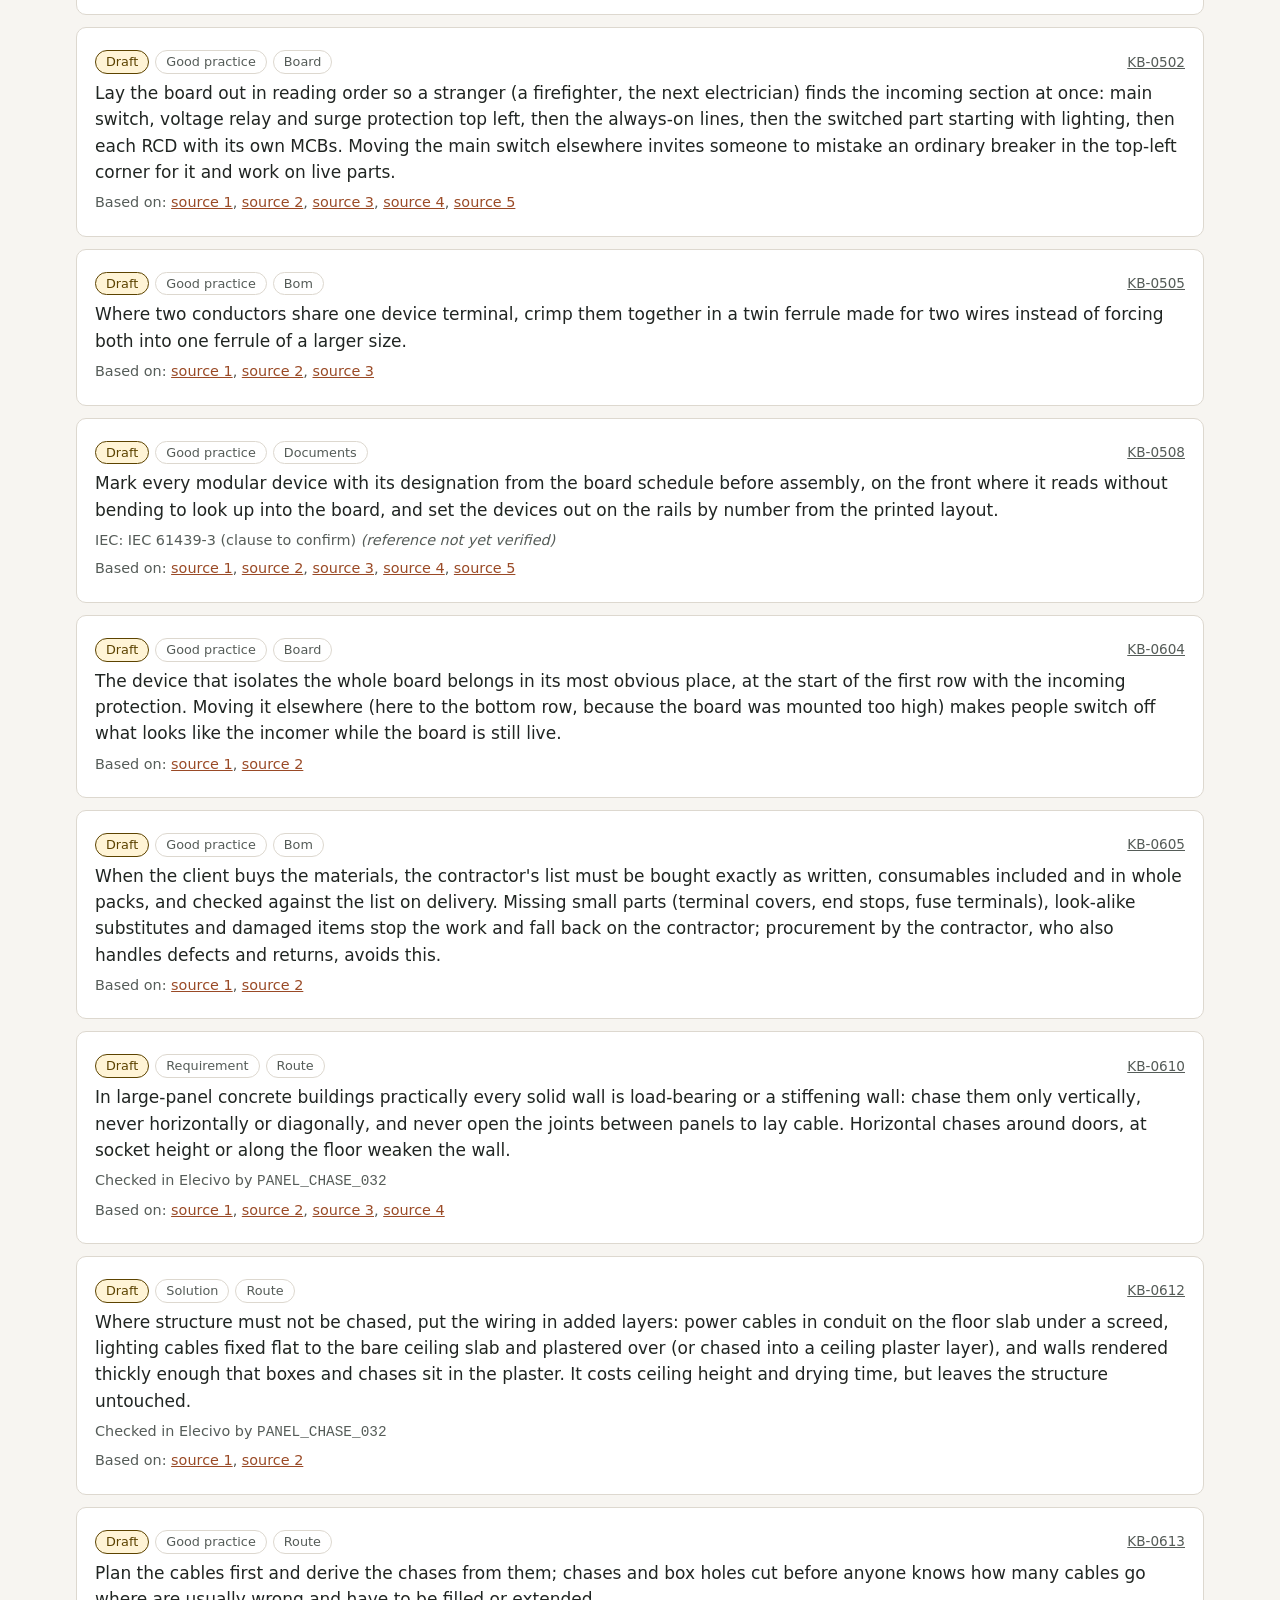
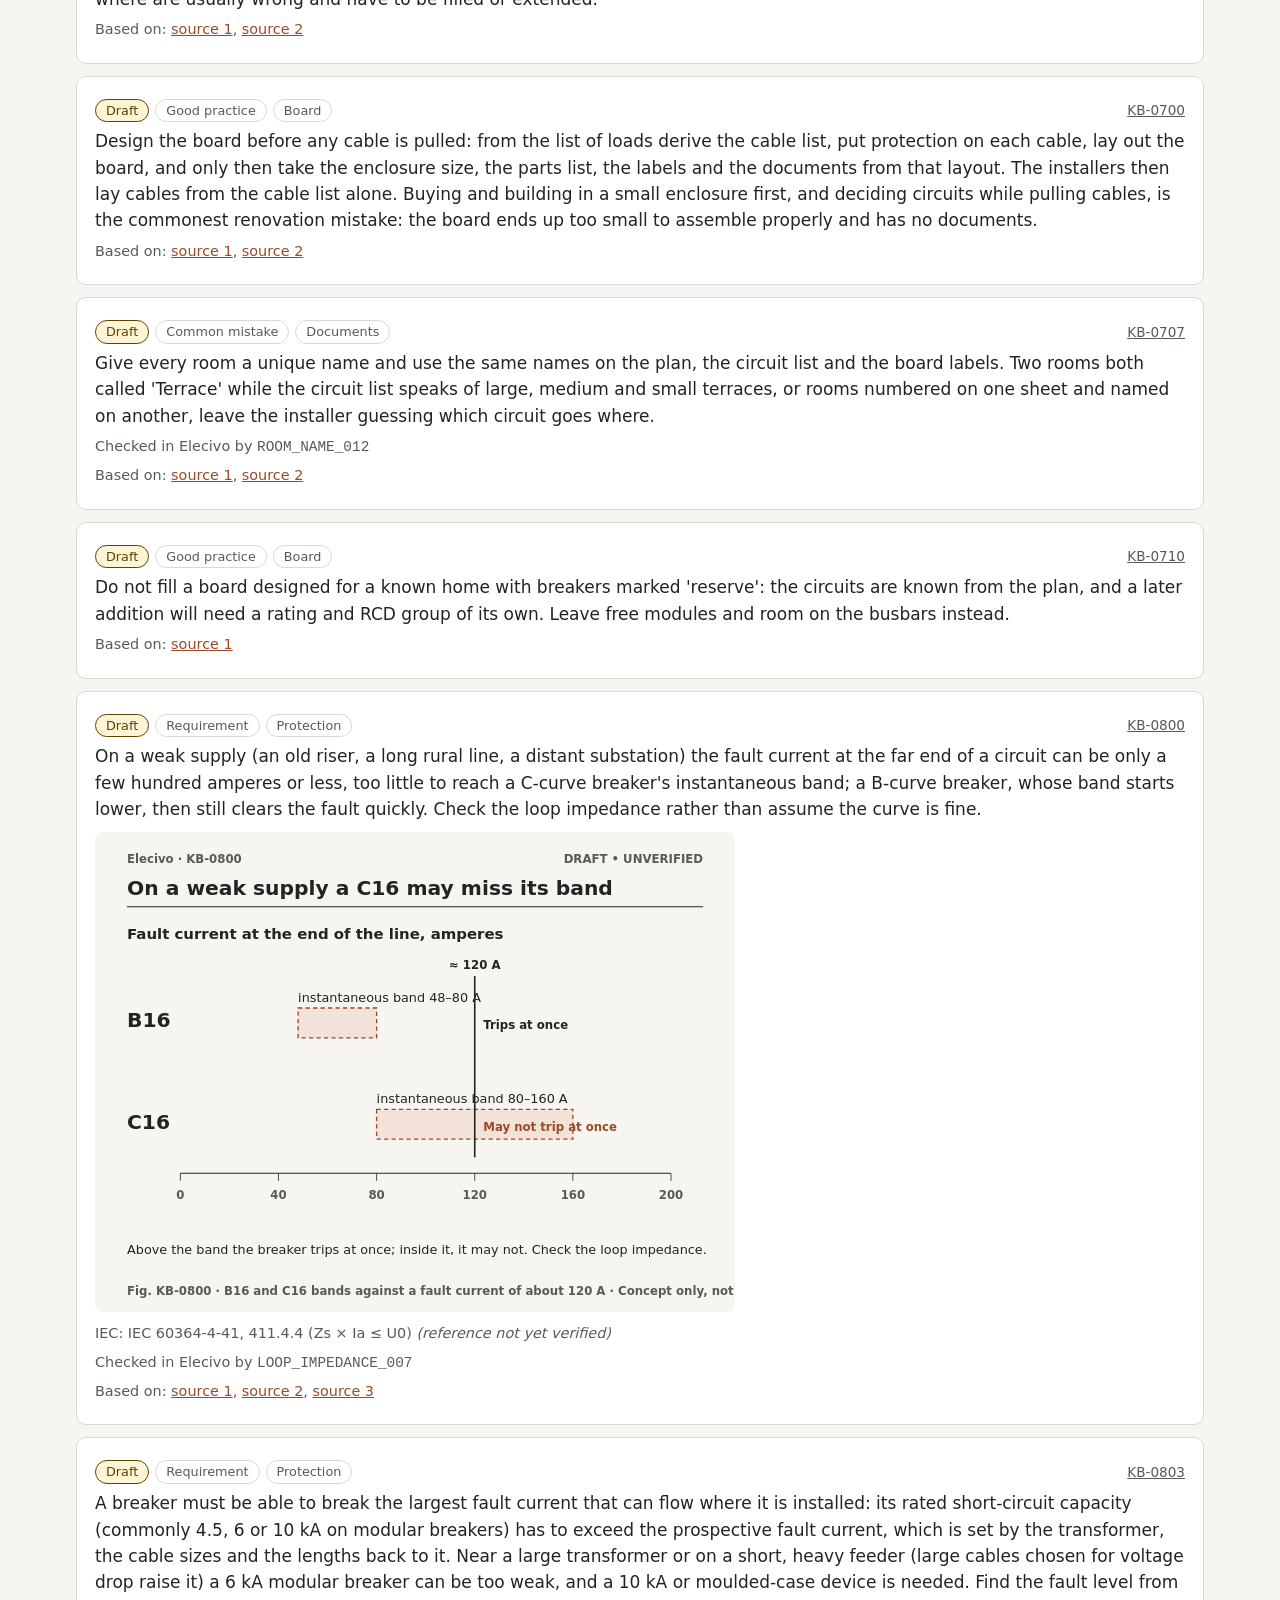
<file: knowledge/index.html>
<!doctype html>
<html lang="en">
<head>
<meta charset="utf-8">
<meta name="viewport" content="width=device-width, initial-scale=1">
<meta name="color-scheme" content="light dark">
<title>Notes from practice — Elecivo knowledge base</title>
<meta name="description" content="Common mistakes, good practice and requirements behind the checks Elecivo makes. Drafts, not yet reviewed by a designer.">
<link rel="icon" href="../icon.svg" type="image/svg+xml">
<link rel="stylesheet" href="../site.css">
</head>
<body>
<header class="site-header">
  <a class="brand" href="../"><img src="../icon.svg" alt="" width="28" height="28">Elecivo</a>
  <nav aria-label="Site">
    <a href="../demo/">Demo</a>
    <a href="../knowledge/" aria-current="page">Knowledge base</a>
    <a href="../guide/getting-started.html">Guide</a>
  </nav>
</header>
<main>
  <h1>Notes from practice</h1>
  <p class="lead">What experienced electricians know about residential installations: common mistakes, good practice and the requirements behind them. These 74 notes are the ones behind the checks Elecivo already makes. Each is our own summary, with links to where it comes from.</p>
  <p class="warning" role="note"><strong>Draft.</strong> These notes have not yet been reviewed by an electrical designer, and their standard references are not yet verified. Use them as pointers, not as a source to design from.</p>
  <form id="filters" class="filters" role="search" hidden>
    <label>Search <input id="q" type="search" autocomplete="off"></label>
    <label>Area <select id="area"><option value="">All</option><option value="board">Board</option><option value="bom">Bom</option><option value="cable">Cable</option><option value="circuit">Circuit</option><option value="documents">Documents</option><option value="labour">Labour</option><option value="protection">Protection</option><option value="route">Route</option></select></label>
    <label>Kind <select id="kind"><option value="">All</option><option value="anti-pattern">Common mistake</option><option value="practice">Good practice</option><option value="requirement">Requirement</option><option value="solution">Solution</option></select></label>
    <output id="count" data-total="74" aria-live="polite">74 of 74</output>
  </form>
  <div class="cards">
  <article id="KB-0001" class="card" data-area="protection" data-kind="anti-pattern">
    <p class="tags"><span class="badge draft">Draft</span> <span class="badge">Common mistake</span> <span class="badge">Protection</span> <a class="id" href="#KB-0001">KB-0001</a></p>
    <p>A breaker must never be rated above what its cable can carry. An oversized breaker 'so it stops tripping' (here 63 A on a lighting circuit in 1.5 mm²) protects nothing: at 1.45 × In it may take up to an hour to trip, which the cable cannot survive.</p>
    <img class="card-art" src="../knowledge/illustrations/KB-0001.svg" alt="A 63 A single-pole breaker feeds a 1.5 mm² lighting cable. On a current axis in amperes the cable can carry about 16 A, while the breaker trips only between 1.13 and 1.45 times 63 A, which is 71 to 91 A. The gap between them is where the cable burns before the breaker trips." width="1200" height="900">
    <p class="ref">IEC: IEC 60364-4-43, 433.1 (In ≤ Iz, I2 ≤ 1.45 Iz) <span class="unverified">(reference not yet verified)</span></p><p class="ref">Checked in Elecivo by <code>CABLE_OVERLOAD_002</code></p><p class="ref">Based on: <a href="https://cs-cs.net/63a-na-osveshhenie-chtoby-ne-vybivalo" rel="nofollow noopener">source 1</a>, <a href="https://cs-cs.net/avtomaty-ne-vsyo-tak-prosto-no-interesno-vybor-nominala-avtomata" rel="nofollow noopener">source 2</a>, <a href="https://cs-cs.net/uzo-view" rel="nofollow noopener">source 3</a></p>
  </article>
  <article id="KB-0003" class="card" data-area="circuit" data-kind="solution">
    <p class="tags"><span class="badge draft">Draft</span> <span class="badge">Solution</span> <span class="badge">Circuit</span> <a class="id" href="#KB-0003">KB-0003</a></p>
    <p>When a lighting load is too large for one 10 A circuit, split it into several lighting circuits (for example ceiling fittings on one, wall lights on another) instead of moving up to a larger cable and breaker.</p>
    <img class="card-art" src="../knowledge/illustrations/KB-0003.svg" alt="Two arrangements of the same ceiling and wall lights. In (a) one 10 A breaker feeds both groups and is overloaded. In (b) the same fittings are split over two 10 A circuits, ceiling lights on one and wall lights on the other." width="1200" height="900">
    <p class="ref">Checked in Elecivo by <code>LIGHTING_CURRENT_027</code></p><p class="ref">Based on: <a href="https://cs-cs.net/63a-na-osveshhenie-chtoby-ne-vybivalo" rel="nofollow noopener">source 1</a></p>
  </article>
  <article id="KB-0006" class="card" data-area="board" data-kind="requirement">
    <p class="tags"><span class="badge draft">Draft</span> <span class="badge">Requirement</span> <span class="badge">Board</span> <a class="id" href="#KB-0006">KB-0006</a></p>
    <p>The incoming isolation of a board must disconnect every phase together. Three separate single-pole breakers standing in for a main switch are not an isolator.</p>
    <img class="card-art" src="../knowledge/illustrations/KB-0006.svg" alt="Two incoming arrangements drawn to scale on a DIN rail. In (a) three separate single-pole breakers carry L1, L2 and L3, each with its own lever, so they are not an isolator. In (b) one four-pole main switch carries L1, L2, L3 and N and one handle opens all poles together." width="1200" height="900">
    <p class="ref">IEC: IEC 60364-5-53 (isolation) <span class="unverified">(reference not yet verified)</span></p><p class="ref">Based on: <a href="https://cs-cs.net/tryoxfaznaya-ekonomiya-i-pogorelosti" rel="nofollow noopener">source 1</a>, <a href="https://cs-cs.net/durackie-proekty-podvedyom-pod-xernyu" rel="nofollow noopener">source 2</a>, <a href="https://cs-cs.net/abb-module-series" rel="nofollow noopener">source 3</a>, <a href="https://cs-cs.net/rele-zashhity-ot-avarijnogo-napryazheniya-kakim-byt" rel="nofollow noopener">source 4</a></p>
  </article>
  <article id="KB-0007" class="card" data-area="board" data-kind="practice">
    <p class="tags"><span class="badge draft">Draft</span> <span class="badge">Good practice</span> <span class="badge">Board</span> <a class="id" href="#KB-0007">KB-0007</a></p>
    <p>Put a main switch inside the apartment's own board, so the occupant can switch everything off without going to the meter cabinet on the stairs.</p>
    <p class="ref">Based on: <a href="https://cs-cs.net/tryoxfaznaya-ekonomiya-i-pogorelosti" rel="nofollow noopener">source 1</a></p>
  </article>
  <article id="KB-0008" class="card" data-area="board" data-kind="anti-pattern">
    <p class="tags"><span class="badge draft">Draft</span> <span class="badge">Common mistake</span> <span class="badge">Board</span> <a class="id" href="#KB-0008">KB-0008</a></p>
    <p>Check the supply actually reaching the apartment. Here a three-phase supply was fed through to the flat on one phase behind a 16 A breaker, while the flat ran a cooker, two air conditioners, a jacuzzi with steam and underfloor heating.</p>
    <img class="card-art" src="../knowledge/illustrations/KB-0008.svg" alt="A three-phase riser with the flat fed on one phase only, through a 16 A breaker, while the flat runs a cooker, two air conditioners, a jacuzzi with steam and underfloor heating, a demand far above 16 A. The stack of loads is not to scale." width="1200" height="900">
    <p class="ref">IEC: IEC 60364-1:2005, 311 (maximum demand) — formerly cited as Part 3 <span class="unverified">(reference not yet verified)</span></p><p class="ref">Checked in Elecivo by <code>MAX_DEMAND_014</code></p><p class="ref">Based on: <a href="https://cs-cs.net/tryoxfaznaya-ekonomiya-i-pogorelosti" rel="nofollow noopener">source 1</a>, <a href="https://cs-cs.net/sh380-dif" rel="nofollow noopener">source 2</a>, <a href="https://cs-cs.net/3phase-budjet-master-klass" rel="nofollow noopener">source 3</a></p>
  </article>
  <article id="KB-0009" class="card" data-area="board" data-kind="anti-pattern">
    <p class="tags"><span class="badge draft">Draft</span> <span class="badge">Common mistake</span> <span class="badge">Board</span> <a class="id" href="#KB-0009">KB-0009</a></p>
    <p>Inside a board, do not feed devices by looping one wire from terminal to terminal across the top of the row: the first device carries the whole board's current through its terminals and burns. Use a comb busbar or a distribution block.</p>
    <img class="card-art" src="../knowledge/illustrations/KB-0009.svg" alt="Two rows of five single-pole breakers drawn to scale on a DIN rail. In (a) one wire loops from the top terminal of each breaker to the next, so the first terminal carries the current of the whole row. In (b) a comb busbar feeds all five from one supply wire." width="1200" height="900">
    <p class="ref">Based on: <a href="https://cs-cs.net/tryoxfaznaya-ekonomiya-i-pogorelosti" rel="nofollow noopener">source 1</a></p>
  </article>
  <article id="KB-0013" class="card" data-area="documents" data-kind="practice">
    <p class="tags"><span class="badge draft">Draft</span> <span class="badge">Good practice</span> <span class="badge">Documents</span> <a class="id" href="#KB-0013">KB-0013</a></p>
    <p>Give the client a drawing of their board showing what each device is and what it feeds. It is what they look at when something trips.</p>
    <p class="ref">IEC: IEC 60364-5-51, 514 (identification, diagrams) <span class="unverified">(reference not yet verified)</span></p><p class="ref">Based on: <a href="https://cs-cs.net/tryoxfaznaya-ekonomiya-i-pogorelosti" rel="nofollow noopener">source 1</a></p>
  </article>
  <article id="KB-0100" class="card" data-area="board" data-kind="practice">
    <p class="tags"><span class="badge draft">Draft</span> <span class="badge">Good practice</span> <span class="badge">Board</span> <a class="id" href="#KB-0100">KB-0100</a></p>
    <p>Bring the incoming supply onto a main isolating switch rather than a breaker: all incoming conductors land at one point, the whole board can be made dead in one action, and the switch looks different from the breakers so anyone finds it at once.</p>
    <img class="card-art" src="../knowledge/illustrations/KB-0100.svg" alt="The first rail of a board drawn to scale: the incoming supply lands on the four terminals of a wide four-pole main switch with one handle, followed by a row of narrow single-pole breakers. The switch looks different from the breakers." width="1200" height="900">
    <p class="ref">IEC: IEC 60364-5-53 (isolation and switching) <span class="unverified">(reference not yet verified)</span></p><p class="ref">Based on: <a href="https://cs-cs.net/pochemu-xoroshij-shhit-ne-mozhet-byt-malenkim" rel="nofollow noopener">source 1</a>, <a href="https://cs-cs.net/etajniye-shhity-dlya-kottedja-ekonomiya" rel="nofollow noopener">source 2</a>, <a href="https://cs-cs.net/pravila-bezopasnosti-v-shhitax-i-avtomatike" rel="nofollow noopener">source 3</a>, <a href="https://cs-cs.net/abb-module-series" rel="nofollow noopener">source 4</a>, <a href="https://cs-cs.net/nepravilniy-tryoxfaznyj-shhitok" rel="nofollow noopener">source 5</a>, <a href="https://cs-cs.net/kak-ne-nado-sobirat-shhity-konsult" rel="nofollow noopener">source 6</a></p>
  </article>
  <article id="KB-0107" class="card" data-area="board" data-kind="practice">
    <p class="tags"><span class="badge draft">Draft</span> <span class="badge">Good practice</span> <span class="badge">Board</span> <a class="id" href="#KB-0107">KB-0107</a></p>
    <p>On three phases, a board built on RCBOs takes far less rail space than one built on MCBs grouped under RCDs, but costs more; on a single-phase board the MCB-and-RCD layout is usually compact enough.</p>
    <p class="ref">Based on: <a href="https://cs-cs.net/pochemu-xoroshij-shhit-ne-mozhet-byt-malenkim" rel="nofollow noopener">source 1</a>, <a href="https://cs-cs.net/texnologii-sborki-shhitov-malenkij-levlup-i-vyrabotavshijsya-stil" rel="nofollow noopener">source 2</a>, <a href="https://cs-cs.net/3phase-budjet-plus-minus" rel="nofollow noopener">source 3</a></p>
  </article>
  <article id="KB-0110" class="card" data-area="protection" data-kind="requirement">
    <p class="tags"><span class="badge draft">Draft</span> <span class="badge">Requirement</span> <span class="badge">Protection</span> <a class="id" href="#KB-0110">KB-0110</a></p>
    <p>Size a circuit's protection for its weakest part. If a smaller cable is branched off a larger one (a 1.5 mm² spur to a lamp from a 2.5 mm² socket circuit), the whole circuit needs the breaker for the smaller cable, unless a breaker of the right rating is fitted at the branch point.</p>
    <img class="card-art" src="../knowledge/illustrations/KB-0110.svg" alt="Two versions of a socket circuit with a 1.5 mm² spur to a lamp branched off a 2.5 mm² cable. In (a) a 16 A breaker feeds both and the spur is unprotected. In (b) a 10 A breaker, the right one for the smaller cable, protects the whole circuit." width="1200" height="900">
    <p class="ref">IEC: IEC 60364-4-43:2008, 433.2 and 434.2 (reduction of cross-section); IEC 60364-5-53:2019, 533.4.2 / 533.4.3 <span class="unverified">(reference not yet verified)</span></p><p class="ref">Checked in Elecivo by <code>CABLE_OVERLOAD_002</code></p><p class="ref">Based on: <a href="https://cs-cs.net/prokladyvaem-kabeli-po-kvartire" rel="nofollow noopener">source 1</a>, <a href="https://cs-cs.net/shhit-dolzhen-proektirovatysa-zaranee" rel="nofollow noopener">source 2</a>, <a href="https://cs-cs.net/proektanty-porka" rel="nofollow noopener">source 3</a>, <a href="https://cs-cs.net/abb-module-series" rel="nofollow noopener">source 4</a>, <a href="https://cs-cs.net/podklyuchenie-varochnoj-i-duxovki" rel="nofollow noopener">source 5</a></p>
  </article>
  <article id="KB-0111" class="card" data-area="protection" data-kind="practice">
    <p class="tags"><span class="badge draft">Draft</span> <span class="badge">Good practice</span> <span class="badge">Protection</span> <a class="id" href="#KB-0111">KB-0111</a></p>
    <p>Accessories also limit the breaker: switches and floor-heating thermostats are usually rated 10 A and sockets 16 A, so a circuit through a 10 A switch gets at most a 10 A breaker even if its cable could take more.</p>
    <p class="ref">IEC: IEC 60364-5-51 (selection of equipment for the design current) <span class="unverified">(reference not yet verified)</span></p><p class="ref">Based on: <a href="https://cs-cs.net/prokladyvaem-kabeli-po-kvartire" rel="nofollow noopener">source 1</a>, <a href="https://cs-cs.net/proektanty-porka" rel="nofollow noopener">source 2</a>, <a href="https://cs-cs.net/montazh-v-podrozetnikax" rel="nofollow noopener">source 3</a></p>
  </article>
  <article id="KB-0112" class="card" data-area="circuit" data-kind="anti-pattern">
    <p class="tags"><span class="badge draft">Draft</span> <span class="badge">Common mistake</span> <span class="badge">Circuit</span> <a class="id" href="#KB-0112">KB-0112</a></p>
    <p>Putting a whole kitchen on one larger cable does not add capacity: the sockets on it still cap the breaker at 16 A, so the appliances can only run one or two at a time.</p>
    <p class="ref">IEC: IEC 60364-4-43, 433.1 <span class="unverified">(reference not yet verified)</span></p><p class="ref">Checked in Elecivo by <code>DEDICATED_CIRCUIT_008</code></p><p class="ref">Based on: <a href="https://cs-cs.net/prokladyvaem-kabeli-po-kvartire" rel="nofollow noopener">source 1</a></p>
  </article>
  <article id="KB-0113" class="card" data-area="circuit" data-kind="practice">
    <p class="tags"><span class="badge draft">Draft</span> <span class="badge">Good practice</span> <span class="badge">Circuit</span> <a class="id" href="#KB-0113">KB-0113</a></p>
    <p>Give rooms of a different kind their own circuits, wet rooms in particular (bathroom, WC), so that a fault or trip in a wet room does not cut supply to dry living rooms.</p>
    <p class="ref">IEC: IEC 60364-1:2005, 314 (division of installation) <span class="unverified">(reference not yet verified)</span></p><p class="ref">Based on: <a href="https://cs-cs.net/prokladyvaem-kabeli-po-kvartire" rel="nofollow noopener">source 1</a>, <a href="https://cs-cs.net/proektanty-porka" rel="nofollow noopener">source 2</a>, <a href="https://cs-cs.net/durackie-proekty-podvedyom-pod-xernyu" rel="nofollow noopener">source 3</a>, <a href="https://cs-cs.net/rogaliki-ukroshhenie-kabelnogo-ktulxu-chernovaya-stadiya-provodki" rel="nofollow noopener">source 4</a></p>
  </article>
  <article id="KB-0114" class="card" data-area="circuit" data-kind="practice">
    <p class="tags"><span class="badge draft">Draft</span> <span class="badge">Good practice</span> <span class="badge">Circuit</span> <a class="id" href="#KB-0114">KB-0114</a></p>
    <p>Give each purpose its own circuit (lighting, sockets, ventilation, towel rail, router, alarm) so each can be switched off alone for repair and none affects the others. Grouping whatever happens to lie along the cable path (a corridor light, a storeroom floor heater and kitchen sockets on one cable) is the worst case.</p>
    <img class="card-art" src="../knowledge/illustrations/KB-0114.svg" alt="A board and three loads: a corridor light, floor heating and kitchen sockets. In (a) one cable runs from the board through all three. In (b) three cables leave the board, one per purpose." width="1200" height="900">
    <p class="ref">IEC: IEC 60364-1:2005, 314 <span class="unverified">(reference not yet verified)</span></p><p class="ref">Based on: <a href="https://cs-cs.net/prokladyvaem-kabeli-po-kvartire" rel="nofollow noopener">source 1</a>, <a href="https://cs-cs.net/bezdushnyj-proektnyj-yazyk" rel="nofollow noopener">source 2</a>, <a href="https://cs-cs.net/proektanty-porka" rel="nofollow noopener">source 3</a></p>
  </article>
  <article id="KB-0115" class="card" data-area="circuit" data-kind="practice">
    <p class="tags"><span class="badge draft">Draft</span> <span class="badge">Good practice</span> <span class="badge">Circuit</span> <a class="id" href="#KB-0115">KB-0115</a></p>
    <p>Feed a light from a lighting circuit even when its switch sits among sockets (a bedside lamp, worktop under-cabinet lighting): run the cable from the room's light switch on to the second switch, not from the nearest socket.</p>
    <img class="card-art" src="../knowledge/illustrations/KB-0115.svg" alt="A kitchen wall with the room light switch, the worktop light switch and a socket. In (a) the worktop light switch is fed by a cable from the room light switch. In (b) it is fed from the adjacent socket." width="1200" height="900">
    <p class="ref">Based on: <a href="https://cs-cs.net/prokladyvaem-kabeli-po-kvartire" rel="nofollow noopener">source 1</a></p>
  </article>
  <article id="KB-0116" class="card" data-area="circuit" data-kind="practice">
    <p class="tags"><span class="badge draft">Draft</span> <span class="badge">Good practice</span> <span class="badge">Circuit</span> <a class="id" href="#KB-0116">KB-0116</a></p>
    <p>Give every fixed appliance its own circuit whatever its power (hob, oven, dishwasher, washing machine, water heater, underfloor heating, ventilation, air conditioning): many have terminals for only one cable, each can then be reset from the board, and many small circuits are easier to balance across phases.</p>
    <p class="ref">Checked in Elecivo by <code>DEDICATED_CIRCUIT_008</code></p><p class="ref">Based on: <a href="https://cs-cs.net/prokladyvaem-kabeli-po-kvartire" rel="nofollow noopener">source 1</a>, <a href="https://cs-cs.net/proektanty-porka" rel="nofollow noopener">source 2</a>, <a href="https://cs-cs.net/durackie-proekty-podvedyom-pod-xernyu" rel="nofollow noopener">source 3</a></p>
  </article>
  <article id="KB-0120" class="card" data-area="documents" data-kind="practice">
    <p class="tags"><span class="badge draft">Draft</span> <span class="badge">Good practice</span> <span class="badge">Documents</span> <a class="id" href="#KB-0120">KB-0120</a></p>
    <p>Hand over a board with its connection notes and make sure whoever connects it reads them: they give the device designations, which conductor colour is L, N and PE, and where each cable goes. Ignoring them led to wrong and shortened connections.</p>
    <p class="ref">IEC: IEC 60364-5-51, 514.5 (diagrams) <span class="unverified">(reference not yet verified)</span></p><p class="ref">Based on: <a href="https://cs-cs.net/kak-ne-nado-podklyuchat-moi-shhity" rel="nofollow noopener">source 1</a>, <a href="https://cs-cs.net/kak-nado-podklyuchat-shhity" rel="nofollow noopener">source 2</a>, <a href="https://cs-cs.net/cs-crm-s-manuals-2017" rel="nofollow noopener">source 3</a></p>
  </article>
  <article id="KB-0121" class="card" data-area="documents" data-kind="practice">
    <p class="tags"><span class="badge draft">Draft</span> <span class="badge">Good practice</span> <span class="badge">Documents</span> <a class="id" href="#KB-0121">KB-0121</a></p>
    <p>Give finishing trades only the cable list: how many cables come to the board and what each one is. One cable per breaker as listed; when others improvised, a list of 27 cables turned into 54 and extra cables did not fit the terminals planned for them.</p>
    <p class="ref">Based on: <a href="https://cs-cs.net/kak-ne-nado-podklyuchat-moi-shhity" rel="nofollow noopener">source 1</a>, <a href="https://cs-cs.net/proektanty-ispravleniya-proekta-sborka-shhita-klemmy-meyertec" rel="nofollow noopener">source 2</a>, <a href="https://cs-cs.net/shhit-dolzhen-proektirovatysa-zaranee" rel="nofollow noopener">source 3</a></p>
  </article>
  <article id="KB-0131" class="card" data-area="board" data-kind="practice">
    <p class="tags"><span class="badge draft">Draft</span> <span class="badge">Good practice</span> <span class="badge">Board</span> <a class="id" href="#KB-0131">KB-0131</a></p>
    <p>Arrange the board so a standard comb busbar feeds devices directly: put the RCDs side by side on one busbar rather than wiring each from a distribution block, and when adding breakers extend the rail and the busbar instead of hanging devices off existing ones with short wire tails.</p>
    <img class="card-art" src="../knowledge/illustrations/KB-0131.svg" alt="Two rows of four two-pole RCDs. In (a) the RCDs are spread along the rail and each is fed by its own wire from a distribution block. In (b) the four RCDs stand side by side and one comb busbar feeds them directly." width="1200" height="900">
    <p class="ref">Based on: <a href="https://cs-cs.net/termozahita-shitov-irkutsk" rel="nofollow noopener">source 1</a>, <a href="https://cs-cs.net/tresh-kvartirnyj-shhitok-posle-remonta" rel="nofollow noopener">source 2</a>, <a href="https://cs-cs.net/texnologii-sborki-shhitov-malenkij-levlup-i-vyrabotavshijsya-stil" rel="nofollow noopener">source 3</a>, <a href="https://cs-cs.net/mistral-master-klass" rel="nofollow noopener">source 4</a></p>
  </article>
  <article id="KB-0132" class="card" data-area="bom" data-kind="anti-pattern">
    <p class="tags"><span class="badge draft">Draft</span> <span class="badge">Common mistake</span> <span class="badge">Bom</span> <a class="id" href="#KB-0132">KB-0132</a></p>
    <p>Screw terminal strips in plastic housings are often chosen by the conductor size they accept, but their rated current can be far lower than what that conductor carries; they overheat and burn, the brass sleeve cracks or the screw strips, and fine strands splay. Use connectors rated for the circuit's current, such as spring or lever connectors.</p>
    <p class="ref">IEC: IEC 60998 (connecting devices for household circuits) <span class="unverified">(reference not yet verified)</span></p><p class="ref">Based on: <a href="https://cs-cs.net/kak-goryat-plastikovye-klemmniki" rel="nofollow noopener">source 1</a>, <a href="https://cs-cs.net/electrichekiy-vvod-v-dom-sip-pojary" rel="nofollow noopener">source 2</a>, <a href="https://cs-cs.net/montazh-v-podrozetnikax" rel="nofollow noopener">source 3</a></p>
  </article>
  <article id="KB-0202" class="card" data-area="labour" data-kind="practice">
    <p class="tags"><span class="badge draft">Draft</span> <span class="badge">Good practice</span> <span class="badge">Labour</span> <a class="id" href="#KB-0202">KB-0202</a></p>
    <p>Terminating the outgoing cables in the board is its own task, costed per cable: each one is stripped, identified and connected to the right terminal. It takes longer when the cables were laid by someone else and are badly marked.</p>
    <p class="ref">Based on: <a href="https://cs-cs.net/stoimost-sborki-shhita" rel="nofollow noopener">source 1</a></p>
  </article>
  <article id="KB-0205" class="card" data-area="board" data-kind="practice">
    <p class="tags"><span class="badge draft">Draft</span> <span class="badge">Good practice</span> <span class="badge">Board</span> <a class="id" href="#KB-0205">KB-0205</a></p>
    <p>A first estimate of a board should give, besides the material and labour totals, the enclosure size and weight and the list of cables that must be brought to it, so the builders can prepare the niche and the cable entries.</p>
    <p class="ref">Based on: <a href="https://cs-cs.net/stoimost-sborki-shhita" rel="nofollow noopener">source 1</a>, <a href="https://cs-cs.net/stalin-kurit-plan-zhukova-kak-sostavit-gramotnyj-plan-elektroprovodki" rel="nofollow noopener">source 2</a>, <a href="https://cs-cs.net/mistral-master-klass" rel="nofollow noopener">source 3</a></p>
  </article>
  <article id="KB-0206" class="card" data-area="documents" data-kind="practice">
    <p class="tags"><span class="badge draft">Draft</span> <span class="badge">Good practice</span> <span class="badge">Documents</span> <a class="id" href="#KB-0206">KB-0206</a></p>
    <p>The board schematic is the main design product: the board is assembled from it, it goes with the finished board as its documentation, and when a client buys only the schematic it is priced as design work in its own right.</p>
    <p class="ref">IEC: IEC 60364-5-51, 514.5 (diagrams) <span class="unverified">(reference not yet verified)</span></p><p class="ref">Based on: <a href="https://cs-cs.net/stoimost-sborki-shhita" rel="nofollow noopener">source 1</a>, <a href="https://cs-cs.net/kak-ne-nado-sobirat-shhity-konsult" rel="nofollow noopener">source 2</a></p>
  </article>
  <article id="KB-0217" class="card" data-area="circuit" data-kind="practice">
    <p class="tags"><span class="badge draft">Draft</span> <span class="badge">Good practice</span> <span class="badge">Circuit</span> <a class="id" href="#KB-0217">KB-0217</a></p>
    <p>Even with ordinary switches, light groups with a large start-up current may need lines of their own from the board.</p>
    <p class="ref">IEC: IEC 60898-1 (instantaneous tripping bands) <span class="unverified">(reference not yet verified)</span></p><p class="ref">Checked in Elecivo by <code>INRUSH_011</code></p><p class="ref">Based on: <a href="https://cs-cs.net/sposoby-upravleniya-osveshheniem-svodka" rel="nofollow noopener">source 1</a></p>
  </article>
  <article id="KB-0227" class="card" data-area="documents" data-kind="anti-pattern">
    <p class="tags"><span class="badge draft">Draft</span> <span class="badge">Common mistake</span> <span class="badge">Documents</span> <a class="id" href="#KB-0227">KB-0227</a></p>
    <p>Hidden routes that nobody recorded (cables entering a ceiling and reappearing somewhere unknown) make later work slow and risky; drilling for new cables can cut one. An as-built drawing of routes and junction boxes is worth handing over.</p>
    <p class="ref">IEC: IEC 60364-5-51, 514.5 (diagrams and documentation) <span class="unverified">(reference not yet verified)</span></p><p class="ref">Based on: <a href="https://cs-cs.net/privet-ot-remontnichkov-ili-polnoe-popadalovo" rel="nofollow noopener">source 1</a></p>
  </article>
  <article id="KB-0228" class="card" data-area="route" data-kind="solution">
    <p class="tags"><span class="badge draft">Draft</span> <span class="badge">Solution</span> <span class="badge">Route</span> <a class="id" href="#KB-0228">KB-0228</a></p>
    <p>Rewiring a finished, occupied flat without chasing: run cables in surface trunking (let into the wall flush and papered over where spare wallpaper exists, fixed to tiles with foam tape), and in a suspended-ceiling void on clips in corrugated conduit.</p>
    <p class="ref">Based on: <a href="https://cs-cs.net/privet-ot-remontnichkov-ili-polnoe-popadalovo" rel="nofollow noopener">source 1</a>, <a href="https://cs-cs.net/ubijcy-panelek-prodolzhenie-chto-v-lob-chto-po-lbu" rel="nofollow noopener">source 2</a></p>
  </article>
  <article id="KB-0302" class="card" data-area="labour" data-kind="practice">
    <p class="tags"><span class="badge draft">Draft</span> <span class="badge">Good practice</span> <span class="badge">Labour</span> <a class="id" href="#KB-0302">KB-0302</a></p>
    <p>A price per point is not a quote: clients who multiply it by the number of outlets forget the board, its assembly and commissioning, which have to be priced as lines of their own.</p>
    <p class="ref">Based on: <a href="https://cs-cs.net/stalin-kurit-plan-zhukova-kak-sostavit-gramotnyj-plan-elektroprovodki" rel="nofollow noopener">source 1</a></p>
  </article>
  <article id="KB-0321" class="card" data-area="protection" data-kind="requirement">
    <p class="tags"><span class="badge draft">Draft</span> <span class="badge">Requirement</span> <span class="badge">Protection</span> <a class="id" href="#KB-0321">KB-0321</a></p>
    <p>The letter before an MCB's rating sets its instantaneous trip band: B 3–5 × In suits homes with mostly resistive loads, C 5–10 × In is the general choice, D 10–20 × In is for motors and other loads with heavy start-up current.</p>
    <img class="card-art" src="../knowledge/illustrations/KB-0321.svg" alt="Three bars on an axis of multiples of the rated current In. Type B trips instantly at 3 to 5 times In and suits homes with mostly resistive loads, type C at 5 to 10 times In is the general choice, and type D at 10 to 20 times In is for motors and other loads with heavy start-up current." width="1200" height="900">
    <p class="ref">IEC: IEC 60898-1 (instantaneous tripping types B, C, D) <span class="unverified">(reference not yet verified)</span></p><p class="ref">Checked in Elecivo by <code>INRUSH_011</code>, <code>LOOP_IMPEDANCE_007</code></p><p class="ref">Based on: <a href="https://cs-cs.net/avtomaty-ne-vsyo-tak-prosto-no-interesno-vybor-nominala-avtomata" rel="nofollow noopener">source 1</a></p>
  </article>
  <article id="KB-0324" class="card" data-area="board" data-kind="anti-pattern">
    <p class="tags"><span class="badge draft">Draft</span> <span class="badge">Common mistake</span> <span class="badge">Board</span> <a class="id" href="#KB-0324">KB-0324</a></p>
    <p>Do not force two conductors under one device terminal: unless the terminal is rated for two, one of them is clamped poorly, heats and burns the device (here an RCD). Land each conductor on its own terminal of a busbar or N bar.</p>
    <img class="card-art" src="../knowledge/illustrations/KB-0324.svg" alt="An RCD and its neutral terminal. In (a) two conductors are forced under the one clamp, so one is clamped poorly and heats. In (b) the RCD feeds an N bar and each conductor has its own terminal." width="1200" height="900">
    <p class="ref">IEC: IEC 60364-5-52, 526, clause to confirm <span class="unverified">(reference not yet verified)</span></p><p class="ref">Based on: <a href="https://cs-cs.net/nebolshaya-pogorelost-opyat-rekonstrukciya-shhitka" rel="nofollow noopener">source 1</a>, <a href="https://cs-cs.net/nepravilniy-tryoxfaznyj-shhitok" rel="nofollow noopener">source 2</a>, <a href="https://cs-cs.net/montazh-v-podrozetnikax" rel="nofollow noopener">source 3</a></p>
  </article>
  <article id="KB-0401" class="card" data-area="protection" data-kind="solution">
    <p class="tags"><span class="badge draft">Draft</span> <span class="badge">Solution</span> <span class="badge">Protection</span> <a class="id" href="#KB-0401">KB-0401</a></p>
    <p>An inrush current limiter, a rail-mounted module placed after the switch or control relay, cures switch-on surges: it starts the load through a series resistor and bypasses the resistor with a relay a fraction of a second later. Fit one per line known to feed many or large switched-mode supplies (LED-strip drivers, power supplies in automation boards), not on every circuit as a precaution.</p>
    <p class="ref">Checked in Elecivo by <code>INRUSH_011</code></p><p class="ref">Based on: <a href="https://cs-cs.net/rele-ogranicheniya-puskovyx-tokov-led-lamp" rel="nofollow noopener">source 1</a>, <a href="https://cs-cs.net/ostorozhno-svetodiody-pitanie-led-lamp" rel="nofollow noopener">source 2</a></p>
  </article>
  <article id="KB-0415" class="card" data-area="board" data-kind="practice">
    <p class="tags"><span class="badge draft">Draft</span> <span class="badge">Good practice</span> <span class="badge">Board</span> <a class="id" href="#KB-0415">KB-0415</a></p>
    <p>In an older block the apartment's incoming breaker limits what the riser can deliver: keep the rating that was allocated or the existing one, and do not raise it without the building's agreement. Typical values were 25–32 A where cooking is on gas (weak riser) and 40–50 A where electric cookers were installed, less in transitional series.</p>
    <p class="ref">Checked in Elecivo by <code>MAX_DEMAND_014</code></p><p class="ref">Based on: <a href="https://cs-cs.net/etazhnyj-shhitok-vvod" rel="nofollow noopener">source 1</a>, <a href="https://cs-cs.net/proektanty-porka" rel="nofollow noopener">source 2</a></p>
  </article>
  <article id="KB-0501" class="card" data-area="protection" data-kind="practice">
    <p class="tags"><span class="badge draft">Draft</span> <span class="badge">Good practice</span> <span class="badge">Protection</span> <a class="id" href="#KB-0501">KB-0501</a></p>
    <p>Group circuits under RCDs the same way as the circuits themselves, by room and purpose (living rooms, bathroom, kitchen, kitchen appliances, balcony), using several RCDs rather than one or two for the whole flat, so a trip leaves the rest of the home working.</p>
    <p class="ref">IEC: IEC 60364-1:2005, 314.1 (clause to confirm) <span class="unverified">(reference not yet verified)</span></p><p class="ref">Checked in Elecivo by <code>SINGLE_RCD_028</code></p><p class="ref">Based on: <a href="https://cs-cs.net/texnologii-sborki-shhitov-malenkij-levlup-i-vyrabotavshijsya-stil" rel="nofollow noopener">source 1</a>, <a href="https://cs-cs.net/abb-module-series" rel="nofollow noopener">source 2</a>, <a href="https://cs-cs.net/uzo-view" rel="nofollow noopener">source 3</a>, <a href="https://cs-cs.net/sh380-dif" rel="nofollow noopener">source 4</a></p>
  </article>
  <article id="KB-0502" class="card" data-area="board" data-kind="practice">
    <p class="tags"><span class="badge draft">Draft</span> <span class="badge">Good practice</span> <span class="badge">Board</span> <a class="id" href="#KB-0502">KB-0502</a></p>
    <p>Lay the board out in reading order so a stranger (a firefighter, the next electrician) finds the incoming section at once: main switch, voltage relay and surge protection top left, then the always-on lines, then the switched part starting with lighting, then each RCD with its own MCBs. Moving the main switch elsewhere invites someone to mistake an ordinary breaker in the top-left corner for it and work on live parts.</p>
    <p class="ref">Based on: <a href="https://cs-cs.net/texnologii-sborki-shhitov-malenkij-levlup-i-vyrabotavshijsya-stil" rel="nofollow noopener">source 1</a>, <a href="https://cs-cs.net/pravila-bezopasnosti-v-shhitax-i-avtomatike" rel="nofollow noopener">source 2</a>, <a href="https://cs-cs.net/proektanty-porka" rel="nofollow noopener">source 3</a>, <a href="https://cs-cs.net/3phase-budjet-master-klass" rel="nofollow noopener">source 4</a>, <a href="https://cs-cs.net/kak-ne-nado-sobirat-shhity-konsult" rel="nofollow noopener">source 5</a></p>
  </article>
  <article id="KB-0505" class="card" data-area="bom" data-kind="practice">
    <p class="tags"><span class="badge draft">Draft</span> <span class="badge">Good practice</span> <span class="badge">Bom</span> <a class="id" href="#KB-0505">KB-0505</a></p>
    <p>Where two conductors share one device terminal, crimp them together in a twin ferrule made for two wires instead of forcing both into one ferrule of a larger size.</p>
    <p class="ref">Based on: <a href="https://cs-cs.net/texnologii-sborki-shhitov-malenkij-levlup-i-vyrabotavshijsya-stil" rel="nofollow noopener">source 1</a>, <a href="https://cs-cs.net/mistral-master-klass" rel="nofollow noopener">source 2</a>, <a href="https://cs-cs.net/kak-ne-nado-sobirat-shhity-konsult" rel="nofollow noopener">source 3</a></p>
  </article>
  <article id="KB-0508" class="card" data-area="documents" data-kind="practice">
    <p class="tags"><span class="badge draft">Draft</span> <span class="badge">Good practice</span> <span class="badge">Documents</span> <a class="id" href="#KB-0508">KB-0508</a></p>
    <p>Mark every modular device with its designation from the board schedule before assembly, on the front where it reads without bending to look up into the board, and set the devices out on the rails by number from the printed layout.</p>
    <p class="ref">IEC: IEC 61439-3 (clause to confirm) <span class="unverified">(reference not yet verified)</span></p><p class="ref">Based on: <a href="https://cs-cs.net/texnologii-sborki-shhitov-malenkij-levlup-i-vyrabotavshijsya-stil" rel="nofollow noopener">source 1</a>, <a href="https://cs-cs.net/elegir-markirovka-provodov-kabeley-shhytov-sks" rel="nofollow noopener">source 2</a>, <a href="https://cs-cs.net/mistral-master-klass" rel="nofollow noopener">source 3</a>, <a href="https://cs-cs.net/kak-ne-nado-sobirat-shhity-konsult" rel="nofollow noopener">source 4</a>, <a href="https://cs-cs.net/silovye-shhity-dlya-kvartiry-novaya-markirovka" rel="nofollow noopener">source 5</a></p>
  </article>
  <article id="KB-0604" class="card" data-area="board" data-kind="practice">
    <p class="tags"><span class="badge draft">Draft</span> <span class="badge">Good practice</span> <span class="badge">Board</span> <a class="id" href="#KB-0604">KB-0604</a></p>
    <p>The device that isolates the whole board belongs in its most obvious place, at the start of the first row with the incoming protection. Moving it elsewhere (here to the bottom row, because the board was mounted too high) makes people switch off what looks like the incomer while the board is still live.</p>
    <p class="ref">Based on: <a href="https://cs-cs.net/chertanovo-k2-samostoyatelnaya-pokupka-materialov-zakazchikom" rel="nofollow noopener">source 1</a>, <a href="https://cs-cs.net/nepravilniy-tryoxfaznyj-shhitok" rel="nofollow noopener">source 2</a></p>
  </article>
  <article id="KB-0605" class="card" data-area="bom" data-kind="practice">
    <p class="tags"><span class="badge draft">Draft</span> <span class="badge">Good practice</span> <span class="badge">Bom</span> <a class="id" href="#KB-0605">KB-0605</a></p>
    <p>When the client buys the materials, the contractor's list must be bought exactly as written, consumables included and in whole packs, and checked against the list on delivery. Missing small parts (terminal covers, end stops, fuse terminals), look-alike substitutes and damaged items stop the work and fall back on the contractor; procurement by the contractor, who also handles defects and returns, avoids this.</p>
    <p class="ref">Based on: <a href="https://cs-cs.net/chertanovo-k2-samostoyatelnaya-pokupka-materialov-zakazchikom" rel="nofollow noopener">source 1</a>, <a href="https://cs-cs.net/zashita-ot-avariynogo-naprajeniya" rel="nofollow noopener">source 2</a></p>
  </article>
  <article id="KB-0610" class="card" data-area="route" data-kind="requirement">
    <p class="tags"><span class="badge draft">Draft</span> <span class="badge">Requirement</span> <span class="badge">Route</span> <a class="id" href="#KB-0610">KB-0610</a></p>
    <p>In large-panel concrete buildings practically every solid wall is load-bearing or a stiffening wall: chase them only vertically, never horizontally or diagonally, and never open the joints between panels to lay cable. Horizontal chases around doors, at socket height or along the floor weaken the wall.</p>
    <p class="ref">Checked in Elecivo by <code>PANEL_CHASE_032</code></p><p class="ref">Based on: <a href="https://cs-cs.net/ubijcy-panelek-elektrika-v-panelnyx-domax-eto-chrevato" rel="nofollow noopener">source 1</a>, <a href="https://cs-cs.net/ubijcy-panelek-prodolzhenie-chto-v-lob-chto-po-lbu" rel="nofollow noopener">source 2</a>, <a href="https://cs-cs.net/razvalinami-rejxstaga-udovletvoryon-kratkij-faq-po-shtrobleniyu-videoposobie" rel="nofollow noopener">source 3</a>, <a href="https://cs-cs.net/rogaliki-ukroshhenie-kabelnogo-ktulxu-chernovaya-stadiya-provodki" rel="nofollow noopener">source 4</a></p>
  </article>
  <article id="KB-0612" class="card" data-area="route" data-kind="solution">
    <p class="tags"><span class="badge draft">Draft</span> <span class="badge">Solution</span> <span class="badge">Route</span> <a class="id" href="#KB-0612">KB-0612</a></p>
    <p>Where structure must not be chased, put the wiring in added layers: power cables in conduit on the floor slab under a screed, lighting cables fixed flat to the bare ceiling slab and plastered over (or chased into a ceiling plaster layer), and walls rendered thickly enough that boxes and chases sit in the plaster. It costs ceiling height and drying time, but leaves the structure untouched.</p>
    <p class="ref">Checked in Elecivo by <code>PANEL_CHASE_032</code></p><p class="ref">Based on: <a href="https://cs-cs.net/ubijcy-panelek-elektrika-v-panelnyx-domax-eto-chrevato" rel="nofollow noopener">source 1</a>, <a href="https://cs-cs.net/rogaliki-ukroshhenie-kabelnogo-ktulxu-chernovaya-stadiya-provodki" rel="nofollow noopener">source 2</a></p>
  </article>
  <article id="KB-0613" class="card" data-area="route" data-kind="practice">
    <p class="tags"><span class="badge draft">Draft</span> <span class="badge">Good practice</span> <span class="badge">Route</span> <a class="id" href="#KB-0613">KB-0613</a></p>
    <p>Plan the cables first and derive the chases from them; chases and box holes cut before anyone knows how many cables go where are usually wrong and have to be filled or extended.</p>
    <p class="ref">Based on: <a href="https://cs-cs.net/ubijcy-panelek-prodolzhenie-chto-v-lob-chto-po-lbu" rel="nofollow noopener">source 1</a>, <a href="https://cs-cs.net/rogaliki-ukroshhenie-kabelnogo-ktulxu-chernovaya-stadiya-provodki" rel="nofollow noopener">source 2</a></p>
  </article>
  <article id="KB-0700" class="card" data-area="board" data-kind="practice">
    <p class="tags"><span class="badge draft">Draft</span> <span class="badge">Good practice</span> <span class="badge">Board</span> <a class="id" href="#KB-0700">KB-0700</a></p>
    <p>Design the board before any cable is pulled: from the list of loads derive the cable list, put protection on each cable, lay out the board, and only then take the enclosure size, the parts list, the labels and the documents from that layout. The installers then lay cables from the cable list alone. Buying and building in a small enclosure first, and deciding circuits while pulling cables, is the commonest renovation mistake: the board ends up too small to assemble properly and has no documents.</p>
    <p class="ref">Based on: <a href="https://cs-cs.net/shhit-dolzhen-proektirovatysa-zaranee" rel="nofollow noopener">source 1</a>, <a href="https://cs-cs.net/proektanty-porka" rel="nofollow noopener">source 2</a></p>
  </article>
  <article id="KB-0707" class="card" data-area="documents" data-kind="anti-pattern">
    <p class="tags"><span class="badge draft">Draft</span> <span class="badge">Common mistake</span> <span class="badge">Documents</span> <a class="id" href="#KB-0707">KB-0707</a></p>
    <p>Give every room a unique name and use the same names on the plan, the circuit list and the board labels. Two rooms both called 'Terrace' while the circuit list speaks of large, medium and small terraces, or rooms numbered on one sheet and named on another, leave the installer guessing which circuit goes where.</p>
    <p class="ref">Checked in Elecivo by <code>ROOM_NAME_012</code></p><p class="ref">Based on: <a href="https://cs-cs.net/bezdushnyj-proektnyj-yazyk" rel="nofollow noopener">source 1</a>, <a href="https://cs-cs.net/durackie-proekty-podvedyom-pod-xernyu" rel="nofollow noopener">source 2</a></p>
  </article>
  <article id="KB-0710" class="card" data-area="board" data-kind="practice">
    <p class="tags"><span class="badge draft">Draft</span> <span class="badge">Good practice</span> <span class="badge">Board</span> <a class="id" href="#KB-0710">KB-0710</a></p>
    <p>Do not fill a board designed for a known home with breakers marked 'reserve': the circuits are known from the plan, and a later addition will need a rating and RCD group of its own. Leave free modules and room on the busbars instead.</p>
    <p class="ref">Based on: <a href="https://cs-cs.net/proektanty-porka" rel="nofollow noopener">source 1</a></p>
  </article>
  <article id="KB-0800" class="card" data-area="protection" data-kind="requirement">
    <p class="tags"><span class="badge draft">Draft</span> <span class="badge">Requirement</span> <span class="badge">Protection</span> <a class="id" href="#KB-0800">KB-0800</a></p>
    <p>On a weak supply (an old riser, a long rural line, a distant substation) the fault current at the far end of a circuit can be only a few hundred amperes or less, too little to reach a C-curve breaker's instantaneous band; a B-curve breaker, whose band starts lower, then still clears the fault quickly. Check the loop impedance rather than assume the curve is fine.</p>
    <img class="card-art" src="../knowledge/illustrations/KB-0800.svg" alt="Two identical circuits at the end of a long thin supply line, with a fault current of about 120 amperes. A B16 breaker trips instantly above 5 times 16, which is 80 A, so it trips at once. A C16 breaker trips instantly only above 10 times 16, which is 160 A; 120 A is inside its 80 to 160 A band, so it may not trip at once." width="1200" height="900">
    <p class="ref">IEC: IEC 60364-4-41, 411.4.4 (Zs × Ia ≤ U0) <span class="unverified">(reference not yet verified)</span></p><p class="ref">Checked in Elecivo by <code>LOOP_IMPEDANCE_007</code></p><p class="ref">Based on: <a href="https://cs-cs.net/abb-cat-b" rel="nofollow noopener">source 1</a>, <a href="https://cs-cs.net/selectivnost-zametki" rel="nofollow noopener">source 2</a>, <a href="https://cs-cs.net/abb-module-series" rel="nofollow noopener">source 3</a></p>
  </article>
  <article id="KB-0803" class="card" data-area="protection" data-kind="requirement">
    <p class="tags"><span class="badge draft">Draft</span> <span class="badge">Requirement</span> <span class="badge">Protection</span> <a class="id" href="#KB-0803">KB-0803</a></p>
    <p>A breaker must be able to break the largest fault current that can flow where it is installed: its rated short-circuit capacity (commonly 4.5, 6 or 10 kA on modular breakers) has to exceed the prospective fault current, which is set by the transformer, the cable sizes and the lengths back to it. Near a large transformer or on a short, heavy feeder (large cables chosen for voltage drop raise it) a 6 kA modular breaker can be too weak, and a 10 kA or moulded-case device is needed. Find the fault level from the building's design data or calculate it; when it is unknown on a heavy feeder, choose the higher capacity.</p>
    <p class="ref">IEC: IEC 60364-4-43:2008, 434.5.1 (431.5.4 in the 2023 edition); IEC 60364-5-53:2019, 533.3.2 (breaking capacity) and 535.5 (back-up / combined short-circuit protection), clause to confirm <span class="unverified">(reference not yet verified)</span></p><p class="ref">Checked in Elecivo by <code>BREAKING_CAPACITY_015</code></p><p class="ref">Based on: <a href="https://cs-cs.net/selectivnost-zametki" rel="nofollow noopener">source 1</a>, <a href="https://cs-cs.net/abb-module-series" rel="nofollow noopener">source 2</a>, <a href="https://cs-cs.net/rvach-shhitka-pozharoopasnyj" rel="nofollow noopener">source 3</a></p>
  </article>
  <article id="KB-0805" class="card" data-area="protection" data-kind="practice">
    <p class="tags"><span class="badge draft">Draft</span> <span class="badge">Good practice</span> <span class="badge">Protection</span> <a class="id" href="#KB-0805">KB-0805</a></p>
    <p>Use Type A residual-current devices on every circuit except those that feed only plain resistive heating (such as floor heating): electronic loads, including LED drivers, can leak pulsating DC, which a Type AC device does not detect.</p>
    <p class="ref">IEC: IEC 60364-5-53:2019, 531.2.3 (choice of RCD type; formerly cited as 531.3.3), clause to confirm <span class="unverified">(reference not yet verified)</span></p><p class="ref">Based on: <a href="https://cs-cs.net/abb-module-series" rel="nofollow noopener">source 1</a></p>
  </article>
  <article id="KB-0807" class="card" data-area="protection" data-kind="practice">
    <p class="tags"><span class="badge draft">Draft</span> <span class="badge">Good practice</span> <span class="badge">Protection</span> <a class="id" href="#KB-0807">KB-0807</a></p>
    <p>Put a circuit on an RCBO when an earth fault on it must not cut other circuits: outdoor sockets should not take outdoor lighting or the heating pumps down with them, as they would under a shared RCD. RCBOs also make three-phase boards simpler: each circuit takes its phase from a distribution block and can be moved to another phase by moving one wire.</p>
    <p class="ref">IEC: IEC 60364-1:2005, 314.1 (division of installation to avoid inconvenience), clause to confirm <span class="unverified">(reference not yet verified)</span></p><p class="ref">Checked in Elecivo by <code>OUTDOOR_SOCKET_RCD_029</code></p><p class="ref">Based on: <a href="https://cs-cs.net/abb-module-series" rel="nofollow noopener">source 1</a></p>
  </article>
  <article id="KB-0809" class="card" data-area="bom" data-kind="practice">
    <p class="tags"><span class="badge draft">Draft</span> <span class="badge">Good practice</span> <span class="badge">Bom</span> <a class="id" href="#KB-0809">KB-0809</a></p>
    <p>Buy comb busbars made for the exact device range in the board: pitch (17.5 mm against 18 mm modules), terminal shape and the comb slot differ between makers and even between a maker's residential and professional ranges, and a mismatched comb seats badly.</p>
    <p class="ref">Based on: <a href="https://cs-cs.net/abb-module-series" rel="nofollow noopener">source 1</a></p>
  </article>
  <article id="KB-0811" class="card" data-area="protection" data-kind="practice">
    <p class="tags"><span class="badge draft">Draft</span> <span class="badge">Good practice</span> <span class="badge">Protection</span> <a class="id" href="#KB-0811">KB-0811</a></p>
    <p>Prefer electromechanical (voltage-independent) residual-current devices. Electronic ones need the supply to work and can be damaged by overvoltage (one compact range is limited to about 260 V); keep them for the rare rescue job where a too-small board in a finished wall leaves no other way to fit the circuits.</p>
    <p class="ref">IEC: IEC 60364-5-53:2019, 531.2.3 (voltage-dependent RCDs; formerly cited as 531.3), clause to confirm <span class="unverified">(reference not yet verified)</span></p><p class="ref">Based on: <a href="https://cs-cs.net/abb-module-series" rel="nofollow noopener">source 1</a></p>
  </article>
  <article id="KB-0813" class="card" data-area="protection" data-kind="practice">
    <p class="tags"><span class="badge draft">Draft</span> <span class="badge">Good practice</span> <span class="badge">Protection</span> <a class="id" href="#KB-0813">KB-0813</a></p>
    <p>When LED drivers trip a lighting breaker, change the curve rather than the rating: the 1.5 mm² lighting cable caps the rating at 10 A, so going from B6 to B10 did not help, C10 did, and C16 was not allowed.</p>
    <p class="ref">IEC: IEC 60364-4-43, 433.1 and IEC 60898-1 <span class="unverified">(reference not yet verified)</span></p><p class="ref">Checked in Elecivo by <code>INRUSH_011</code>, <code>CABLE_OVERLOAD_002</code></p><p class="ref">Based on: <a href="https://cs-cs.net/ostorozhno-svetodiody-pitanie-led-lamp" rel="nofollow noopener">source 1</a></p>
  </article>
  <article id="KB-0900" class="card" data-area="protection" data-kind="requirement">
    <p class="tags"><span class="badge draft">Draft</span> <span class="badge">Requirement</span> <span class="badge">Protection</span> <a class="id" href="#KB-0900">KB-0900</a></p>
    <p>An RCD has no overcurrent release of its own, so its contacts must be protected by breakers: either the device upstream is rated no higher than the RCD, or the ratings of the MCBs below it add up to no more than the RCD's rating. Where the two can sit is free; what counts is that one of the conditions holds (one maker's guidance, so check the catalogue of the RCD actually used).</p>
    <img class="card-art" src="../knowledge/illustrations/KB-0900.svg" alt="Two rails drawn to scale, each with an incoming single-pole breaker, a 40 A two-pole RCD and single-pole breakers. In (a) the incoming breaker is 40 A, no higher than the RCD, so its contacts are protected. In (b) the incoming breaker is 50 A and the breakers below add up to 16 + 16 + 16 = 48 A, both above 40 A, so the RCD is not protected." width="1200" height="900">
    <p class="ref">IEC: IEC 60364-5-53:2019, 531.2.3 and 535.2 (RCD protected against overcurrent as the manufacturer states; formerly cited as 531.3) — clause to confirm <span class="unverified">(reference not yet verified)</span></p><p class="ref">Checked in Elecivo by <code>RCD_OVERLOAD_013</code></p><p class="ref">Based on: <a href="https://cs-cs.net/uzo-view" rel="nofollow noopener">source 1</a>, <a href="https://cs-cs.net/durackie-proekty-podvedyom-pod-xernyu" rel="nofollow noopener">source 2</a>, <a href="https://cs-cs.net/abb-module-series" rel="nofollow noopener">source 3</a></p>
  </article>
  <article id="KB-0901" class="card" data-area="board" data-kind="anti-pattern">
    <p class="tags"><span class="badge draft">Draft</span> <span class="badge">Common mistake</span> <span class="badge">Board</span> <a class="id" href="#KB-0901">KB-0901</a></p>
    <p>The line and the neutral of a circuit must come from the same side of the same RCD. A circuit whose line is taken after the RCD but whose neutral lands on a bar before it (or on another RCD's bar), or the reverse, trips the RCD as soon as a real load is switched on, while a small lamp may not, which makes the fault look like a faulty appliance.</p>
    <p class="ref">IEC: IEC 60364-5-53:2019, 531.2.3 (all live conductors of a circuit pass through the RCD; PE does not; formerly cited as 531.3) — clause to confirm <span class="unverified">(reference not yet verified)</span></p><p class="ref">Based on: <a href="https://cs-cs.net/uzo-view" rel="nofollow noopener">source 1</a>, <a href="https://cs-cs.net/etaj-sh-uzo-oshibka-podklucheniya" rel="nofollow noopener">source 2</a></p>
  </article>
  <article id="KB-0902" class="card" data-area="protection" data-kind="anti-pattern">
    <p class="tags"><span class="badge draft">Draft</span> <span class="badge">Common mistake</span> <span class="badge">Protection</span> <a class="id" href="#KB-0902">KB-0902</a></p>
    <p>A 100 mA or 300 mA RCD at the incomer protects against fire from earth leakage, not people. Fitted as the only residual-current device of a flat whose old final circuits are kept, it leaves them without protection against shock; they still need a 30 mA device.</p>
    <p class="ref">IEC: IEC 60364-4-41, 411.3.3 (additional protection by RCD with IΔn ≤ 30 mA for socket-outlets up to 32 A) — clause to confirm <span class="unverified">(reference not yet verified)</span></p><p class="ref">Based on: <a href="https://cs-cs.net/etaj-sh-uzo-oshibka-podklucheniya" rel="nofollow noopener">source 1</a>, <a href="https://cs-cs.net/uzo-view" rel="nofollow noopener">source 2</a></p>
  </article>
  <article id="KB-0903" class="card" data-area="protection" data-kind="practice">
    <p class="tags"><span class="badge draft">Draft</span> <span class="badge">Good practice</span> <span class="badge">Protection</span> <a class="id" href="#KB-0903">KB-0903</a></p>
    <p>Every circuit and appliance leaks a little current to earth through its insulation and filters, and an RCD may trip at anywhere from half to all of its rated residual current. Many circuits under one 30 mA RCD add up their standing leakage and cause nuisance trips, so spread circuits over several RCDs.</p>
    <p class="ref">IEC: IEC 60364-5-53:2019, 531.2.3 (sum of protective-conductor currents downstream kept below 0.3 × IΔn; formerly cited as 531.3.2) — clause to confirm <span class="unverified">(reference not yet verified)</span></p><p class="ref">Checked in Elecivo by <code>RCD_LEAKAGE_030</code>, <code>RCD_CIRCUITS_031</code></p><p class="ref">Based on: <a href="https://cs-cs.net/uzo-view" rel="nofollow noopener">source 1</a></p>
  </article>
  <article id="KB-0904" class="card" data-area="protection" data-kind="practice">
    <p class="tags"><span class="badge draft">Draft</span> <span class="badge">Good practice</span> <span class="badge">Protection</span> <a class="id" href="#KB-0904">KB-0904</a></p>
    <p>Choose the RCD type by the leakage waveform: type AC detects only sinusoidal residual current, type A also pulsating DC, which switch-mode electronics produce (LED lamps and drivers, chargers, appliance controls). With electronics everywhere, AC is left at best for plain resistive heating.</p>
    <p class="ref">IEC: IEC 60364-5-53:2019, 531.2.3 (type chosen by the residual-current waveform; formerly cited as 531.3.3) — clause to confirm <span class="unverified">(reference not yet verified)</span></p><p class="ref">Based on: <a href="https://cs-cs.net/uzo-view" rel="nofollow noopener">source 1</a></p>
  </article>
  <article id="KB-0905" class="card" data-area="protection" data-kind="practice">
    <p class="tags"><span class="badge draft">Draft</span> <span class="badge">Good practice</span> <span class="badge">Protection</span> <a class="id" href="#KB-0905">KB-0905</a></p>
    <p>Prefer RCDs that work independently of the supply voltage (electromechanical). A voltage-dependent (electronic) one powers its trip circuit from the mains it watches, so it can fail to trip after a lost neutral or be damaged by overvoltage, and it often has a fixed line terminal or supply side.</p>
    <p class="ref">IEC: IEC 61008-1 / IEC 61009-1 (functionally independent vs dependent on line voltage); IEC 60364-5-53:2019, 531.2.3 — clause to confirm <span class="unverified">(reference not yet verified)</span></p><p class="ref">Based on: <a href="https://cs-cs.net/uzo-view" rel="nofollow noopener">source 1</a></p>
  </article>
  <article id="KB-1012" class="card" data-area="protection" data-kind="requirement">
    <p class="tags"><span class="badge draft">Draft</span> <span class="badge">Requirement</span> <span class="badge">Protection</span> <a class="id" href="#KB-1012">KB-1012</a></p>
    <p>In a TT installation the incoming neutral is not earthed locally, so on a supply fault it can rise to any voltage; put RCDs on every circuit, and keep the N bar and PE bar separate with no link between them. The author regards TN-C-S as more forgiving, with RCDs optional on some dry-room circuits, which IEC practice does not support for socket circuits.</p>
    <p class="ref">IEC: IEC 60364-4-41, 411.5 (TT: RCD protection, RA × IΔn ≤ 50 V) and 411.3.3 <span class="unverified">(reference not yet verified)</span></p><p class="ref">Based on: <a href="https://cs-cs.net/vru-vvod-zazeml" rel="nofollow noopener">source 1</a></p>
  </article>
  <article id="KB-1101" class="card" data-area="board" data-kind="practice">
    <p class="tags"><span class="badge draft">Draft</span> <span class="badge">Good practice</span> <span class="badge">Board</span> <a class="id" href="#KB-1101">KB-1101</a></p>
    <p>Balance a three-phase board simply: take each circuit's maximum load and spread the circuits so the per-phase sums come out about equal, even when the sum is far above the allowed power. Socket circuits make any finer estimate guesswork, so the board must also allow re-phasing later.</p>
    <p class="ref">Checked in Elecivo by <code>PHASE_BALANCE_009</code></p><p class="ref">Based on: <a href="https://cs-cs.net/sh380-dif" rel="nofollow noopener">source 1</a>, <a href="https://cs-cs.net/3phase-budjet-master-klass" rel="nofollow noopener">source 2</a>, <a href="https://cs-cs.net/3phase-budjet-plus-minus" rel="nofollow noopener">source 3</a></p>
  </article>
  <article id="KB-1104" class="card" data-area="protection" data-kind="solution">
    <p class="tags"><span class="badge draft">Draft</span> <span class="badge">Solution</span> <span class="badge">Protection</span> <a class="id" href="#KB-1104">KB-1104</a></p>
    <p>On a three-phase board the most flexible arrangement is one RCBO per circuit: each circuit has its own overcurrent and residual-current protection, a leak (even an intermittent one) trips only that circuit, the neutrals are linked by an N comb busbar, and the phase is set by one wire from the distribution block. The author makes this the default and accepts the cost.</p>
    <p class="ref">Based on: <a href="https://cs-cs.net/sh380-dif" rel="nofollow noopener">source 1</a>, <a href="https://cs-cs.net/3phase-budjet-master-klass" rel="nofollow noopener">source 2</a>, <a href="https://cs-cs.net/3phase-budjet-plus-minus" rel="nofollow noopener">source 3</a></p>
  </article>
  <article id="KB-1110" class="card" data-area="cable" data-kind="anti-pattern">
    <p class="tags"><span class="badge draft">Draft</span> <span class="badge">Common mistake</span> <span class="badge">Cable</span> <a class="id" href="#KB-1110">KB-1110</a></p>
    <p>Never run several final circuits in one multi-core cable (for example lighting, sockets and heaters of a room in one 5-core cable, each from its own single-pole breaker on a different phase, sharing one neutral and one PE). Switching off one breaker leaves the others live in the same cable, with up to 400 V between them, and a broken shared neutral in a buried joint puts line-to-line voltage on the appliances. Each circuit gets its own cable and neutral.</p>
    <p class="ref">IEC: IEC 60364-5-52 (separate circuits; a neutral not common to several circuits: clause to confirm) <span class="unverified">(reference not yet verified)</span></p><p class="ref">Based on: <a href="https://cs-cs.net/nepravilniy-tryoxfaznyj-shhitok" rel="nofollow noopener">source 1</a></p>
  </article>
  <article id="KB-1111" class="card" data-area="route" data-kind="anti-pattern">
    <p class="tags"><span class="badge draft">Draft</span> <span class="badge">Common mistake</span> <span class="badge">Route</span> <a class="id" href="#KB-1111">KB-1111</a></p>
    <p>Black corrugated conduit (typically polyethylene) is meant for surface runs: it resists sunlight but supports combustion, so do not use it for concealed wiring 'because it is stronger'. Use flame-retardant (self-extinguishing) conduit in walls, and heavy-duty conduit where it is cast into concrete.</p>
    <p class="ref">IEC: IEC 61386 (non-flame-propagating classification; clause to confirm) <span class="unverified">(reference not yet verified)</span></p><p class="ref">Based on: <a href="https://cs-cs.net/nepravilniy-tryoxfaznyj-shhitok" rel="nofollow noopener">source 1</a></p>
  </article>
  <article id="KB-1117" class="card" data-area="bom" data-kind="practice">
    <p class="tags"><span class="badge draft">Draft</span> <span class="badge">Good practice</span> <span class="badge">Bom</span> <a class="id" href="#KB-1117">KB-1117</a></p>
    <p>Fix modular devices on the DIN rail with end stops (rail clamps) at the ends of each row so they cannot slide along it.</p>
    <p class="ref">Based on: <a href="https://cs-cs.net/nepravilniy-tryoxfaznyj-shhitok" rel="nofollow noopener">source 1</a>, <a href="https://cs-cs.net/mistral-master-klass" rel="nofollow noopener">source 2</a>, <a href="https://cs-cs.net/rvach-shhitka-pozharoopasnyj" rel="nofollow noopener">source 3</a></p>
  </article>
  <article id="KB-1203" class="card" data-area="board" data-kind="practice">
    <p class="tags"><span class="badge draft">Draft</span> <span class="badge">Good practice</span> <span class="badge">Board</span> <a class="id" href="#KB-1203">KB-1203</a></p>
    <p>Bring cables into a board through proper entries, cable glands sized to each cable (or conduit glands for flexible metal conduit), so the enclosure keeps its IP rating and no sheath rubs on a sharp edge; cover the cut end of a metal conduit, for example with heat-shrink, so it cannot cut hands or insulation.</p>
    <p class="ref">IEC: IEC 60364-5-52, 522 (external influences; clause to confirm) <span class="unverified">(reference not yet verified)</span></p><p class="ref">Based on: <a href="https://cs-cs.net/rvach-shhitka-pozharoopasnyj" rel="nofollow noopener">source 1</a></p>
  </article>
  <article id="KB-1209" class="card" data-area="board" data-kind="anti-pattern">
    <p class="tags"><span class="badge draft">Draft</span> <span class="badge">Common mistake</span> <span class="badge">Board</span> <a class="id" href="#KB-1209">KB-1209</a></p>
    <p>Neutral and earth bars are not for distributing a phase. To split a line conductor to several devices use a comb busbar, or rail terminals linked by jumpers rated for the current.</p>
    <p class="ref">Based on: <a href="https://cs-cs.net/shinki-bystrogo-montazha" rel="nofollow noopener">source 1</a></p>
  </article>
  <article id="KB-1216" class="card" data-area="cable" data-kind="practice">
    <p class="tags"><span class="badge draft">Draft</span> <span class="badge">Good practice</span> <span class="badge">Cable</span> <a class="id" href="#KB-1216">KB-1216</a></p>
    <p>Leave each cable arriving at a board with a tail of about one and a half times the board's height, so its cores can run down the side of the enclosure and turn across to their device instead of being forced behind the rails.</p>
    <p class="ref">Based on: <a href="https://cs-cs.net/kak-nado-podklyuchat-shhity" rel="nofollow noopener">source 1</a>, <a href="https://cs-cs.net/rogaliki-ukroshhenie-kabelnogo-ktulxu-chernovaya-stadiya-provodki" rel="nofollow noopener">source 2</a></p>
  </article>
  <article id="KB-1217" class="card" data-area="documents" data-kind="practice">
    <p class="tags"><span class="badge draft">Draft</span> <span class="badge">Good practice</span> <span class="badge">Documents</span> <a class="id" href="#KB-1217">KB-1217</a></p>
    <p>Fix the board design before ordering: schematic, device count and a check that everything fits come first, then the material order. Issue the cable list and the cost early, but add the device designations and layout only when the board can no longer change, because a late change renumbers devices.</p>
    <p class="ref">Based on: <a href="https://cs-cs.net/mistral-master-klass" rel="nofollow noopener">source 1</a></p>
  </article>
  <article id="KB-1300" class="card" data-area="board" data-kind="anti-pattern">
    <p class="tags"><span class="badge draft">Draft</span> <span class="badge">Common mistake</span> <span class="badge">Board</span> <a class="id" href="#KB-1300">KB-1300</a></p>
    <p>Use the comb busbar made for the device series, at the standard 17.5 mm pitch and inserted the way the maker intends. A generic busbar of a slightly different pitch (18 mm), or one with teeth cut out and fitted back to front, pushes the devices out of line and leaves the supply conductors hard to land.</p>
    <p class="ref">IEC: IEC 61439-3 (distribution boards for ordinary persons), clause to confirm <span class="unverified">(reference not yet verified)</span></p><p class="ref">Based on: <a href="https://cs-cs.net/kak-ne-nado-sobirat-shhity-konsult" rel="nofollow noopener">source 1</a></p>
  </article>
  <article id="KB-1301" class="card" data-area="board" data-kind="practice">
    <p class="tags"><span class="badge draft">Draft</span> <span class="badge">Good practice</span> <span class="badge">Board</span> <a class="id" href="#KB-1301">KB-1301</a></p>
    <p>Lay the board out on a drawing (or in software) and check that every device, busbar and terminal fits before anything is cut; changes then cost nothing, and the layout drawing becomes the board's documentation.</p>
    <p class="ref">Based on: <a href="https://cs-cs.net/kak-ne-nado-sobirat-shhity-konsult" rel="nofollow noopener">source 1</a></p>
  </article>
  <article id="KB-1302" class="card" data-area="bom" data-kind="practice">
    <p class="tags"><span class="badge draft">Draft</span> <span class="badge">Good practice</span> <span class="badge">Bom</span> <a class="id" href="#KB-1302">KB-1302</a></p>
    <p>A material list must name each item precisely (maker's part number, rating, poles, curve), not by a generic description such as 'contactor' or 'impulse relay': a vague line gets bought as whatever is on the shelf. Leave zero-quantity lines out of the printed list.</p>
    <p class="ref">Based on: <a href="https://cs-cs.net/kak-ne-nado-sobirat-shhity-konsult" rel="nofollow noopener">source 1</a></p>
  </article>
  <article id="KB-1305" class="card" data-area="circuit" data-kind="anti-pattern">
    <p class="tags"><span class="badge draft">Draft</span> <span class="badge">Common mistake</span> <span class="badge">Circuit</span> <a class="id" href="#KB-1305">KB-1305</a></p>
    <p>Check every large single-phase appliance against the incoming protection: an outdoor air-conditioning unit that needs a 32 A breaker on a flat with a 32 A incoming breaker gives no margin, and an overload may trip the whole flat. At such powers choose a three-phase unit, or allow for it with load shedding.</p>
    <img class="card-art" src="../knowledge/illustrations/KB-1305.svg" alt="Breaker ratings in amperes. The incoming breaker is 32 A. A single-phase air-conditioning circuit also needs 32 A, as large as the incomer, so there is no margin. A three-phase unit on 3 times 16 A is well below the incomer." width="1200" height="900">
    <p class="ref">IEC: IEC 60364-5-53:2019, 535.1 (selectivity; formerly cited as 536.4), clause to confirm <span class="unverified">(reference not yet verified)</span></p><p class="ref">Checked in Elecivo by <code>SUPPLY_DISCRIMINATION_016</code></p><p class="ref">Based on: <a href="https://cs-cs.net/silovye-shhity-dlya-kvartiry-novaya-markirovka" rel="nofollow noopener">source 1</a></p>
  </article>
  <article id="KB-1308" class="card" data-area="board" data-kind="practice">
    <p class="tags"><span class="badge draft">Draft</span> <span class="badge">Good practice</span> <span class="badge">Board</span> <a class="id" href="#KB-1308">KB-1308</a></p>
    <p>A large flat with a three-phase supply, dozens of cables, load shedding and always-on sections needs much more board space than a typical 72-module enclosure; when the wall space is not there, split it into an incoming / power-management board and a separate distribution board.</p>
    <p class="ref">Based on: <a href="https://cs-cs.net/silovye-shhity-dlya-kvartiry-novaya-markirovka" rel="nofollow noopener">source 1</a></p>
  </article>
  <article id="KB-1309" class="card" data-area="protection" data-kind="practice">
    <p class="tags"><span class="badge draft">Draft</span> <span class="badge">Good practice</span> <span class="badge">Protection</span> <a class="id" href="#KB-1309">KB-1309</a></p>
    <p>Use Type A RCDs (or better) for socket and appliance circuits: modern appliances with electronics can produce pulsating DC fault currents that a Type AC device may not detect.</p>
    <p class="ref">IEC: IEC 60364-5-53:2019, 531.2.3 (RCD types; formerly cited as 531.3.3), clause to confirm <span class="unverified">(reference not yet verified)</span></p><p class="ref">Based on: <a href="https://cs-cs.net/silovye-shhity-dlya-kvartiry-novaya-markirovka" rel="nofollow noopener">source 1</a></p>
  </article>
  <article id="KB-1314" class="card" data-area="bom" data-kind="practice">
    <p class="tags"><span class="badge draft">Draft</span> <span class="badge">Good practice</span> <span class="badge">Bom</span> <a class="id" href="#KB-1314">KB-1314</a></p>
    <p>Use deep back boxes for dimmers and other deep devices, and at switches where the lighting cables of a room are joined; a standard 68 × 42 mm box holds a few lever connectors, a deep one makes the work quick and tidy.</p>
    <p class="ref">Based on: <a href="https://cs-cs.net/montazh-v-podrozetnikax" rel="nofollow noopener">source 1</a>, <a href="https://cs-cs.net/rogaliki-ukroshhenie-kabelnogo-ktulxu-chernovaya-stadiya-provodki" rel="nofollow noopener">source 2</a></p>
  </article>
  <article id="KB-1325" class="card" data-area="cable" data-kind="practice">
    <p class="tags"><span class="badge draft">Draft</span> <span class="badge">Good practice</span> <span class="badge">Cable</span> <a class="id" href="#KB-1325">KB-1325</a></p>
    <p>Pull power cables into corrugated conduit even where the cable type may be buried in plaster or screed, and always put data and coaxial cables in conduit: their sheaths do not stand the alkali in cement mortar. One 3 × 2.5 mm² cable fits a 16 mm conduit if it is straight and clean; long runs can be drawn in sections.</p>
    <p class="ref">IEC: IEC 60364-5-52, 522 (external influences), clause to confirm <span class="unverified">(reference not yet verified)</span></p><p class="ref">Based on: <a href="https://cs-cs.net/rogaliki-ukroshhenie-kabelnogo-ktulxu-chernovaya-stadiya-provodki" rel="nofollow noopener">source 1</a></p>
  </article>
  </div>
</main>
<footer class="site-footer">
  <p>Elecivo is a design aid. A qualified designer remains responsible for every design.</p>
  <p>This site sets no cookies and loads nothing from other sites.</p>
</footer>
<script>
const q = document.getElementById('q'), area = document.getElementById('area'), kind = document.getElementById('kind'), count = document.getElementById('count')
function apply() {
  const words = q.value.toLowerCase().split(/\s+/).filter(Boolean)
  let shown = 0
  for (const card of document.querySelectorAll('.card')) {
    const text = card.textContent.toLowerCase()
    const match = (!area.value || card.dataset.area === area.value) && (!kind.value || card.dataset.kind === kind.value) && words.every((w) => text.includes(w))
    card.hidden = !match
    if (match) shown++
  }
  count.textContent = shown + ' of ' + count.dataset.total
}
for (const input of [q, area, kind]) input.addEventListener('input', apply)
document.getElementById('filters').hidden = false
</script>
</body>
</html>
</file>
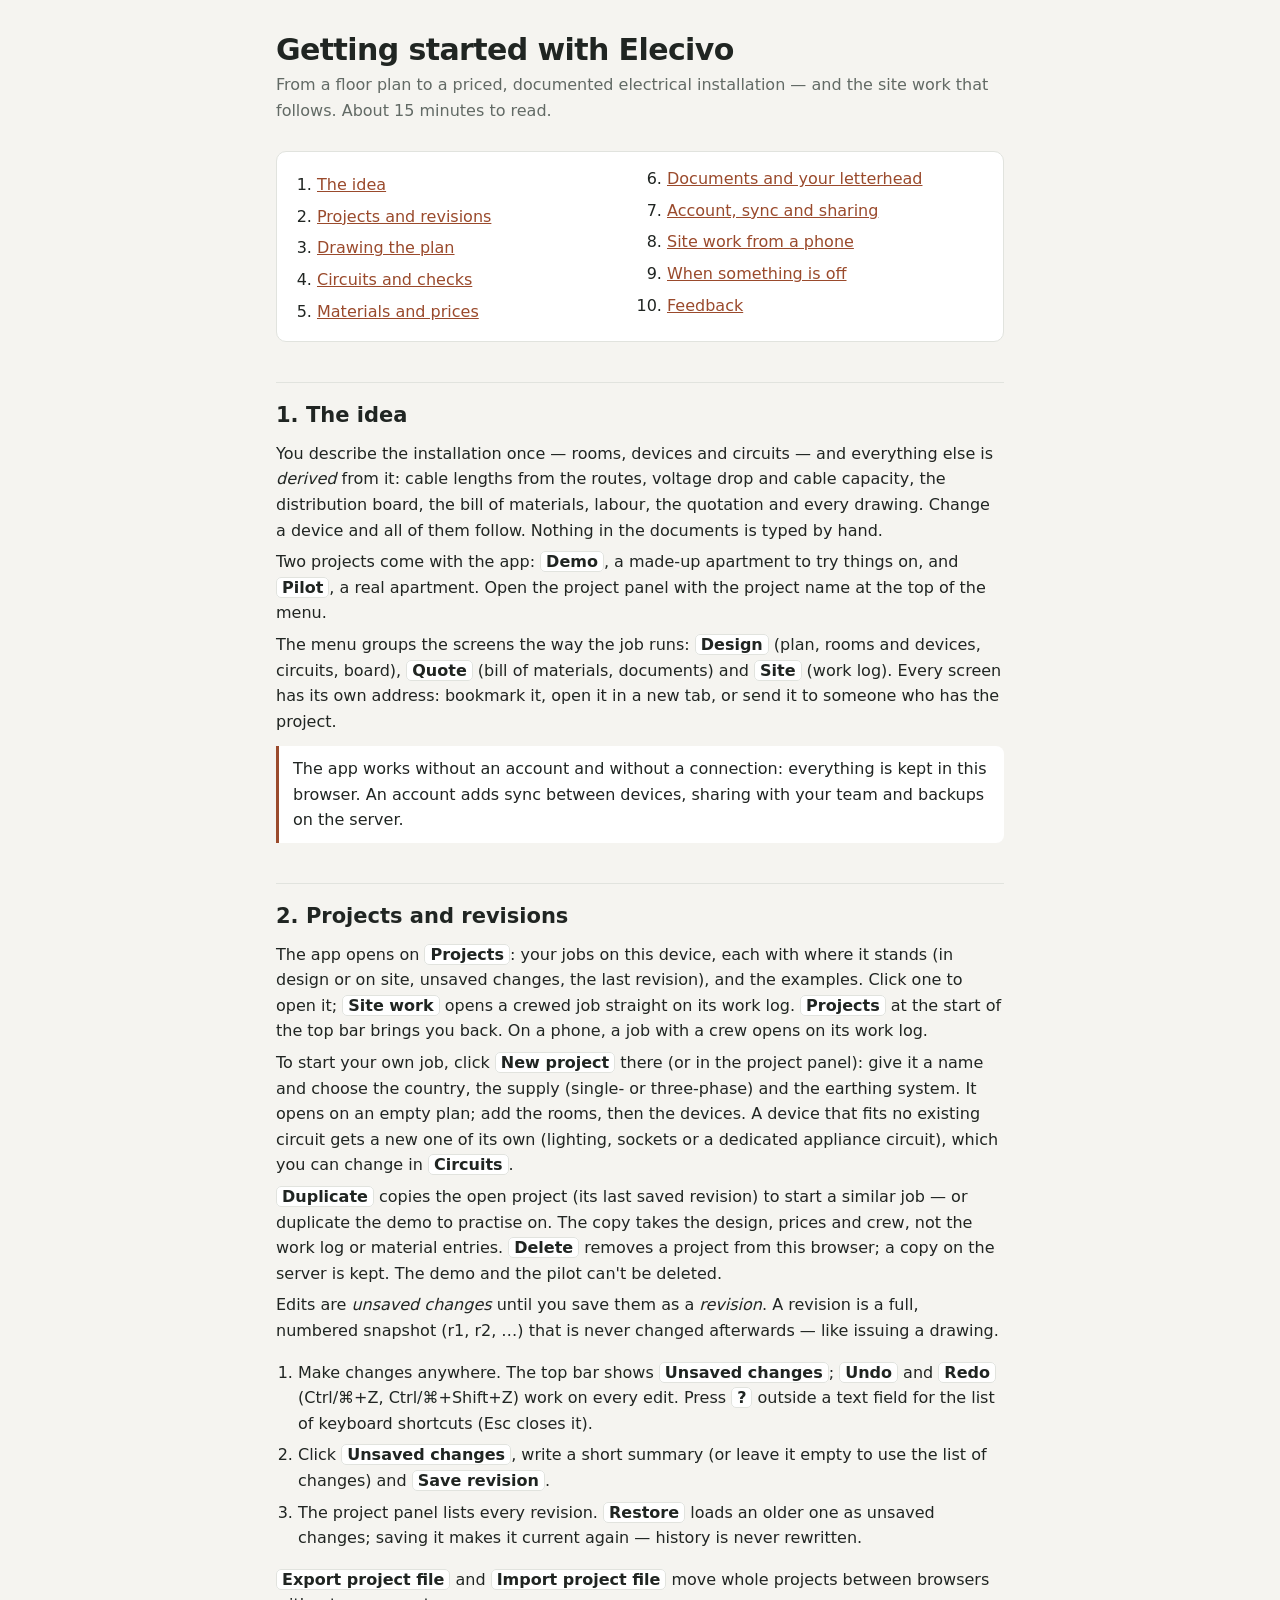
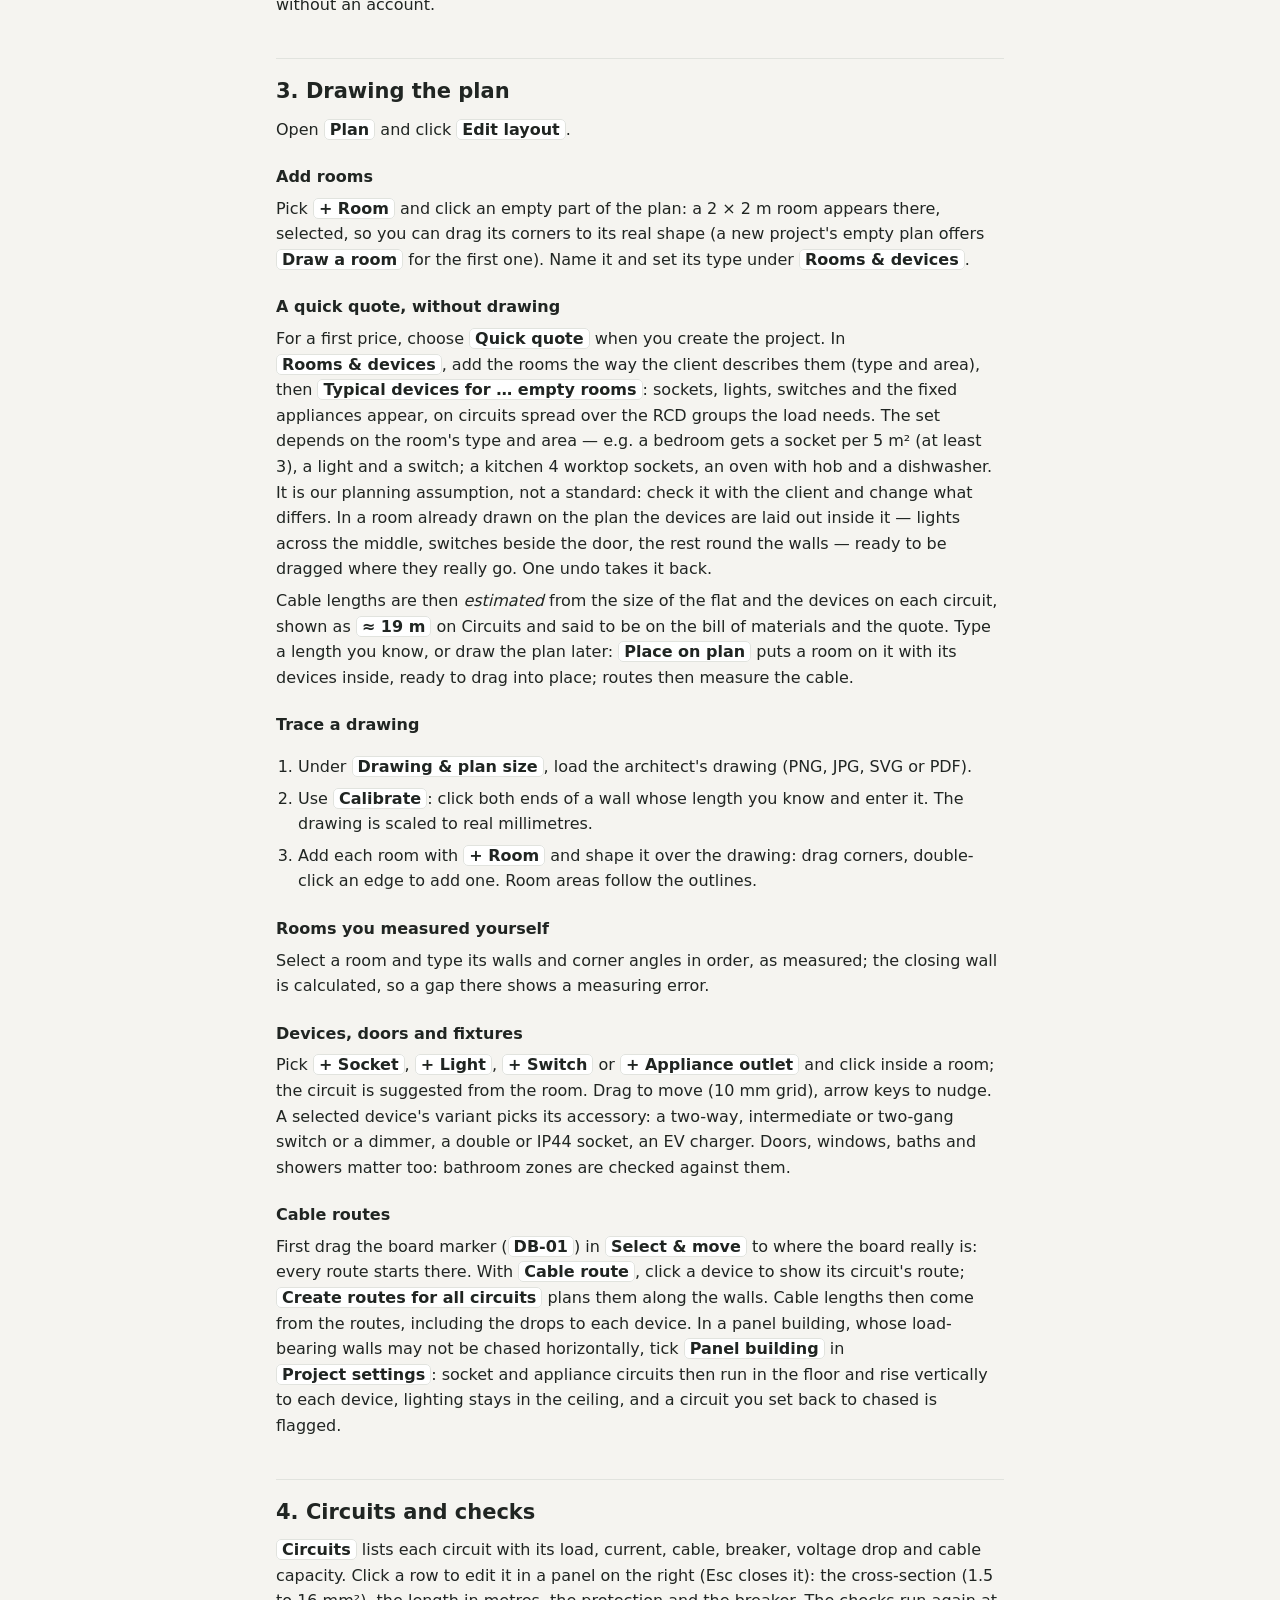
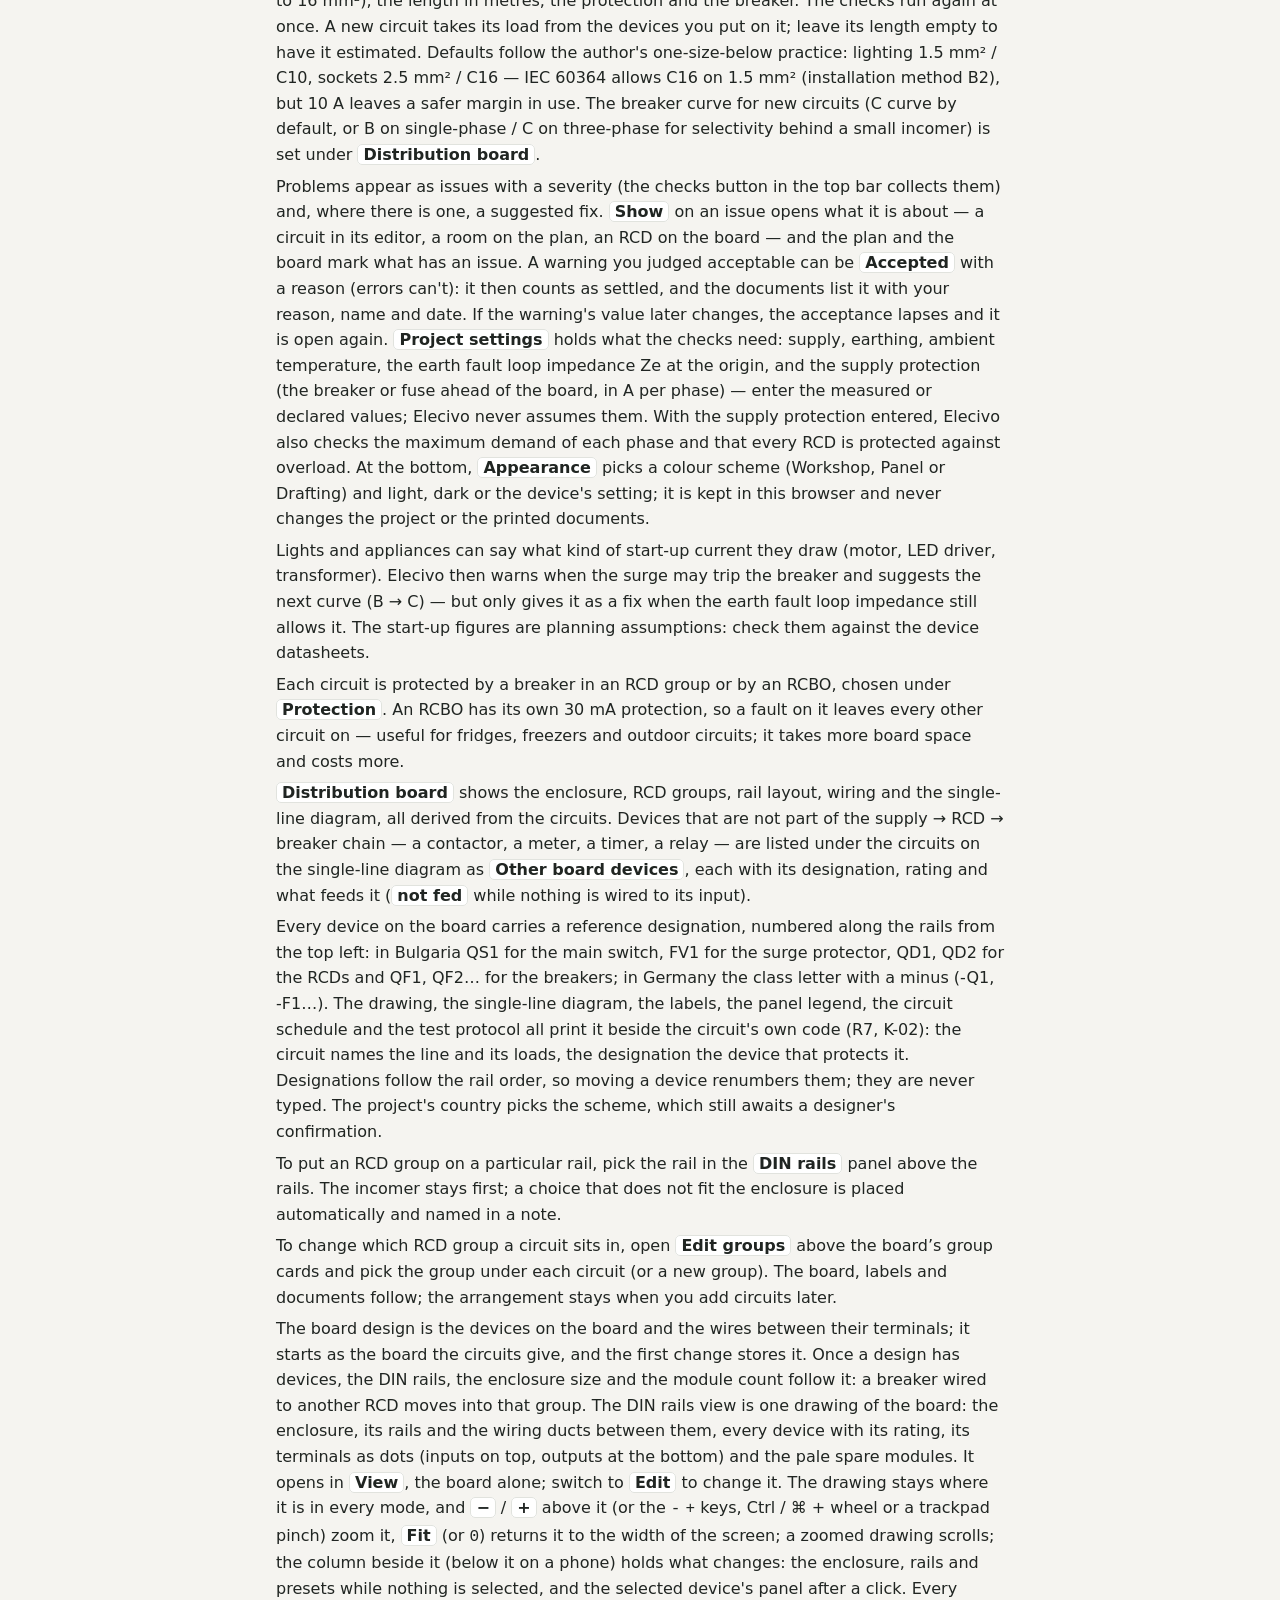
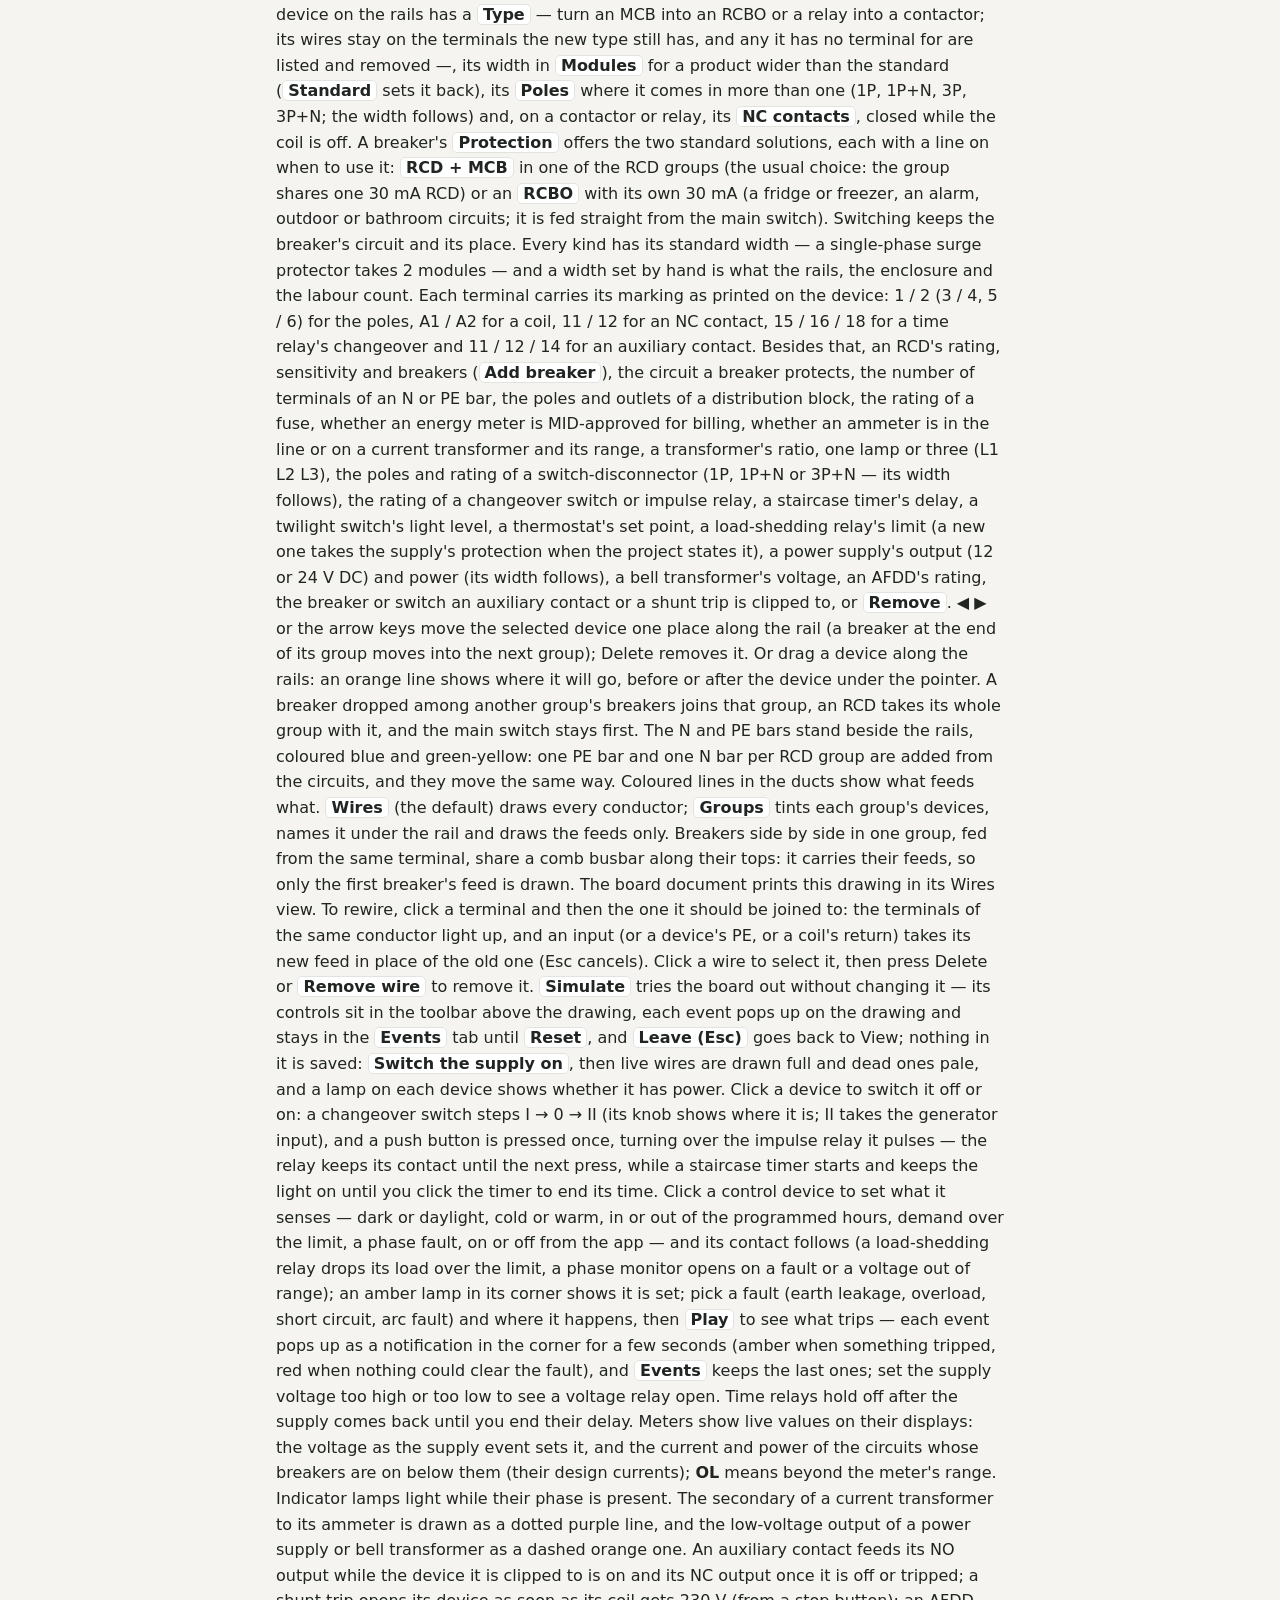
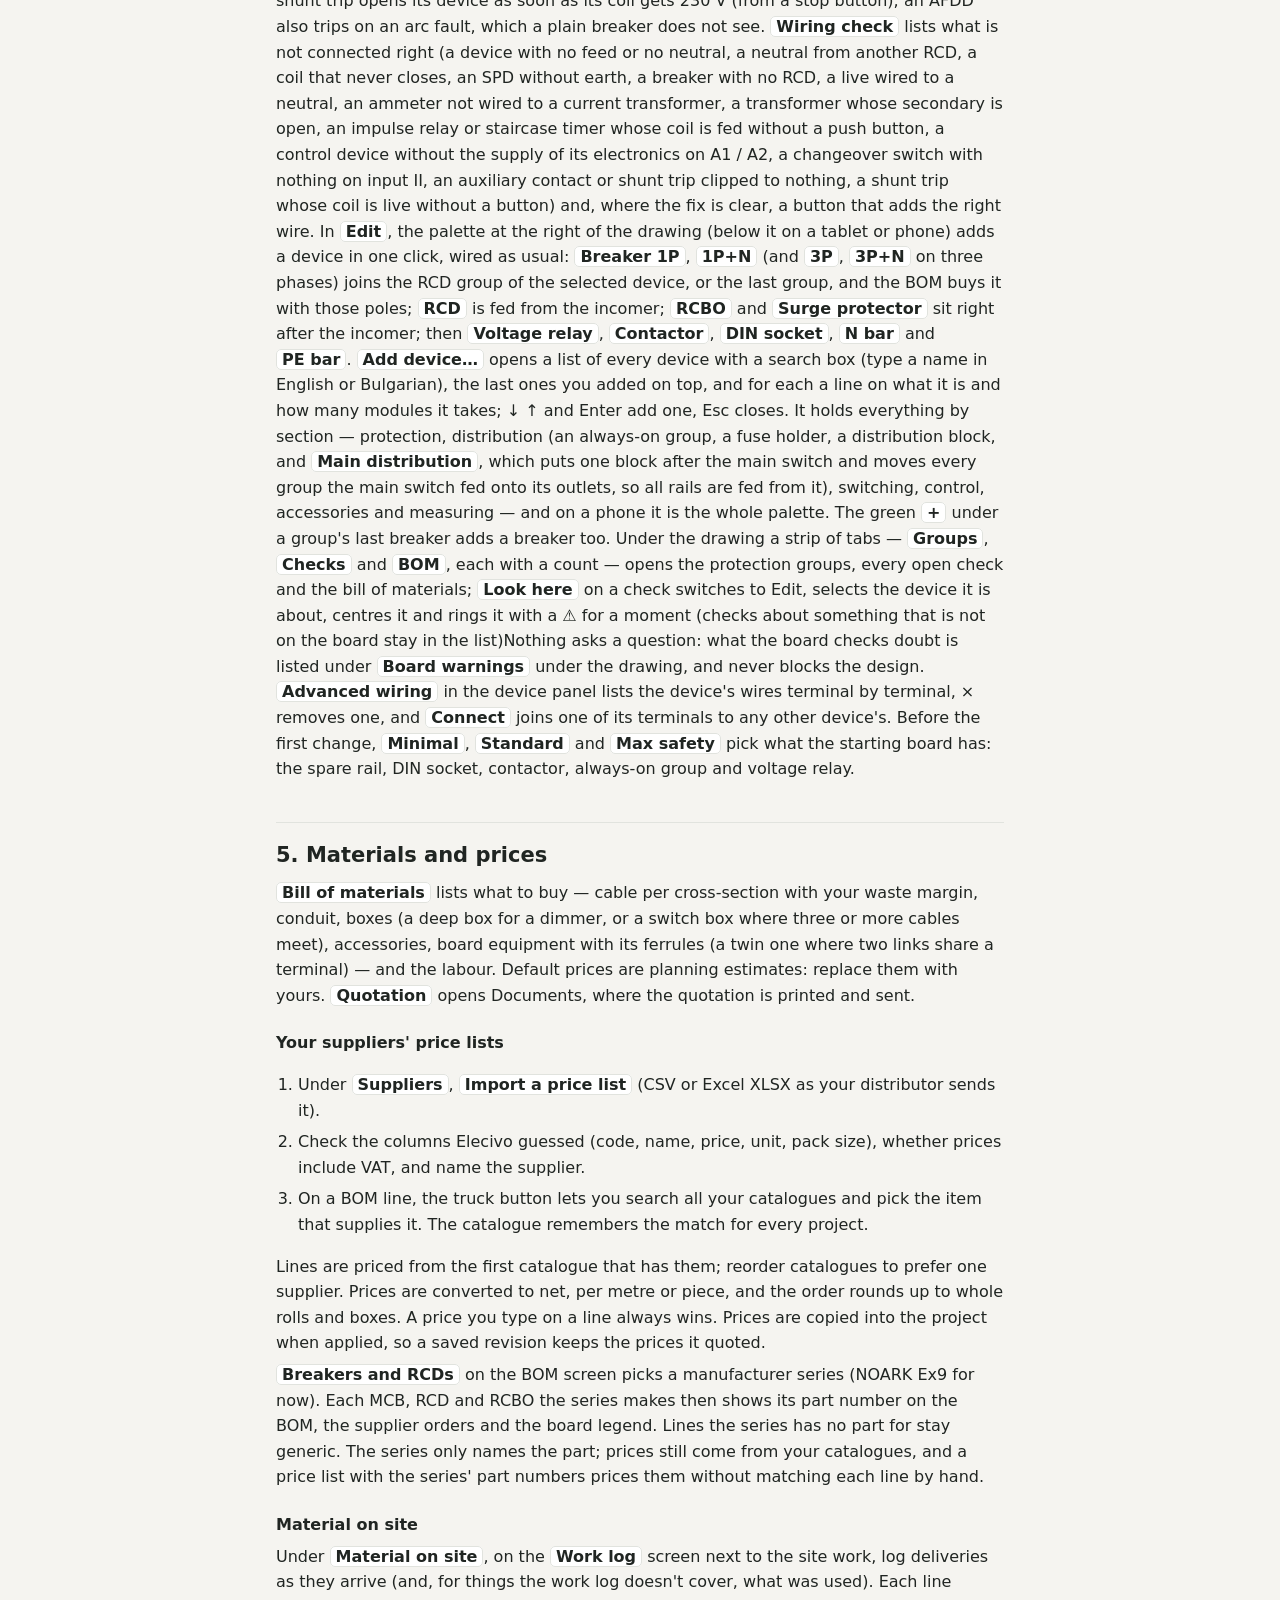
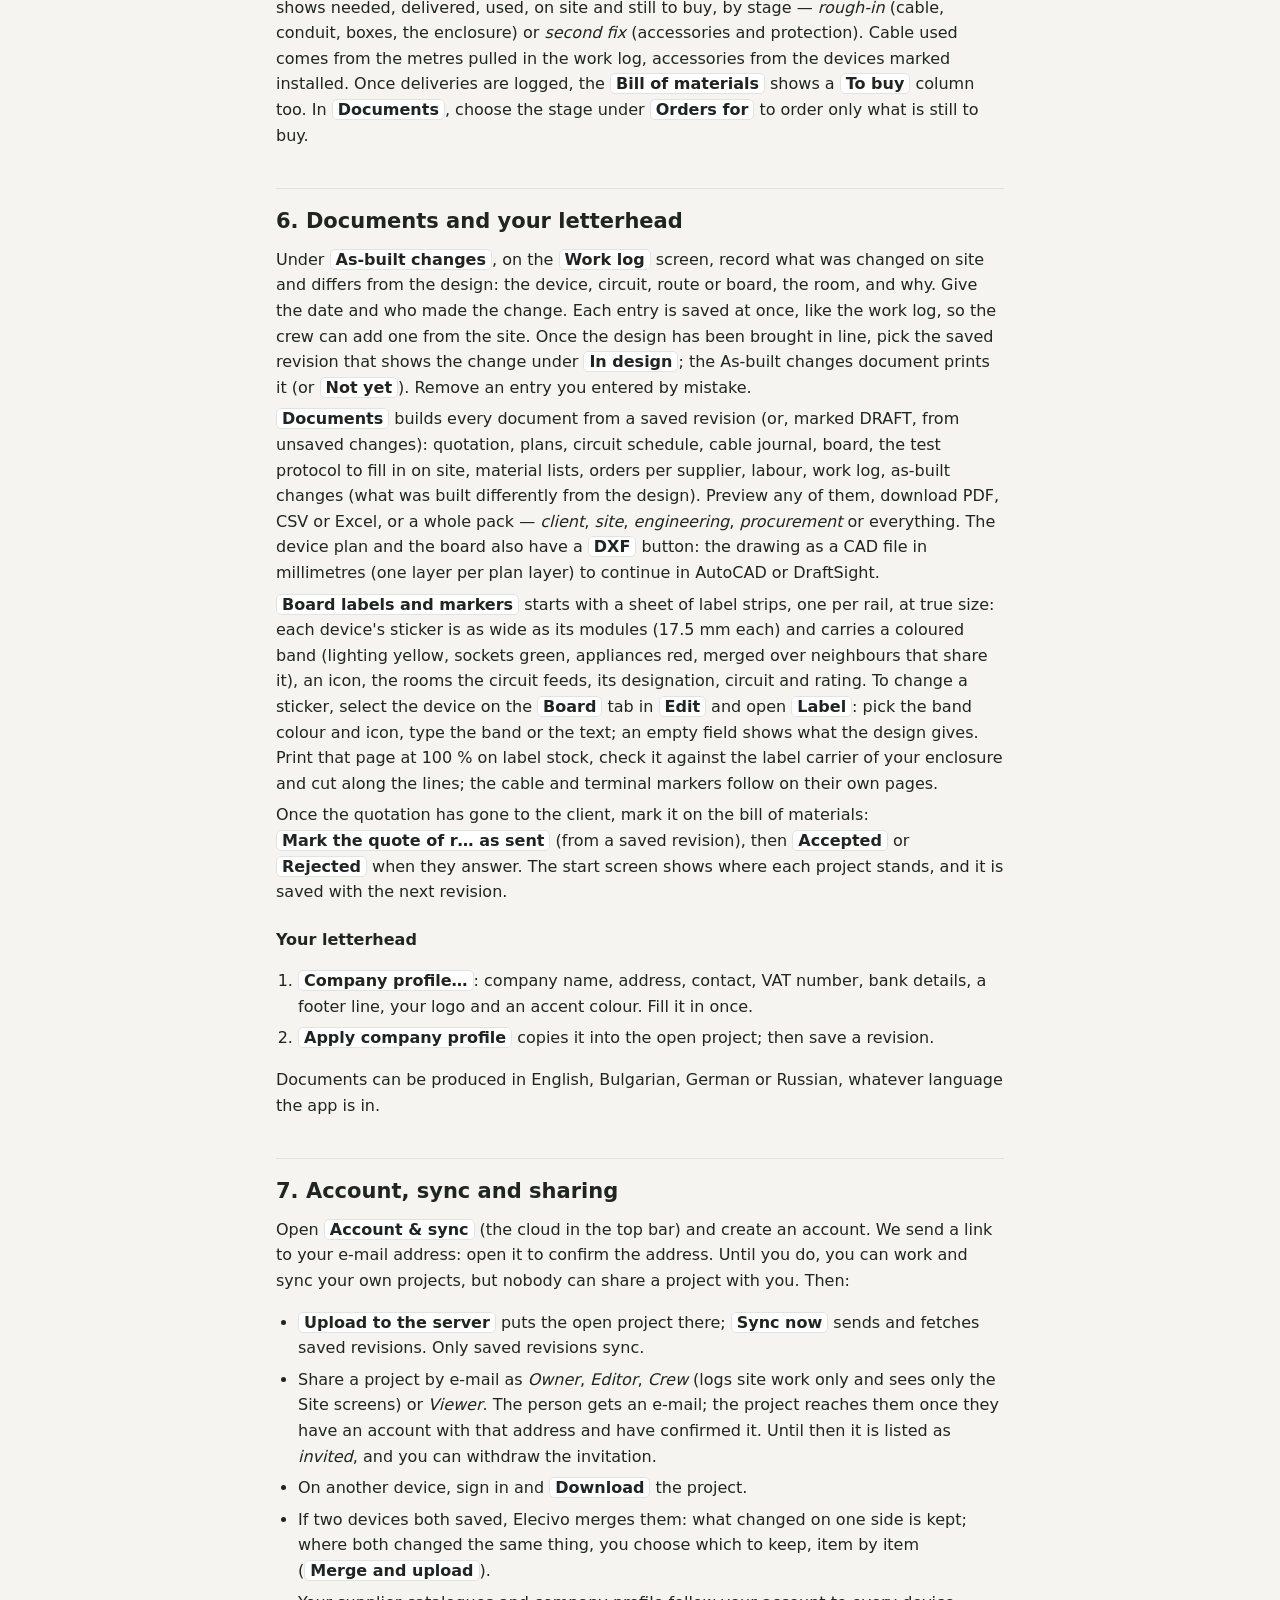
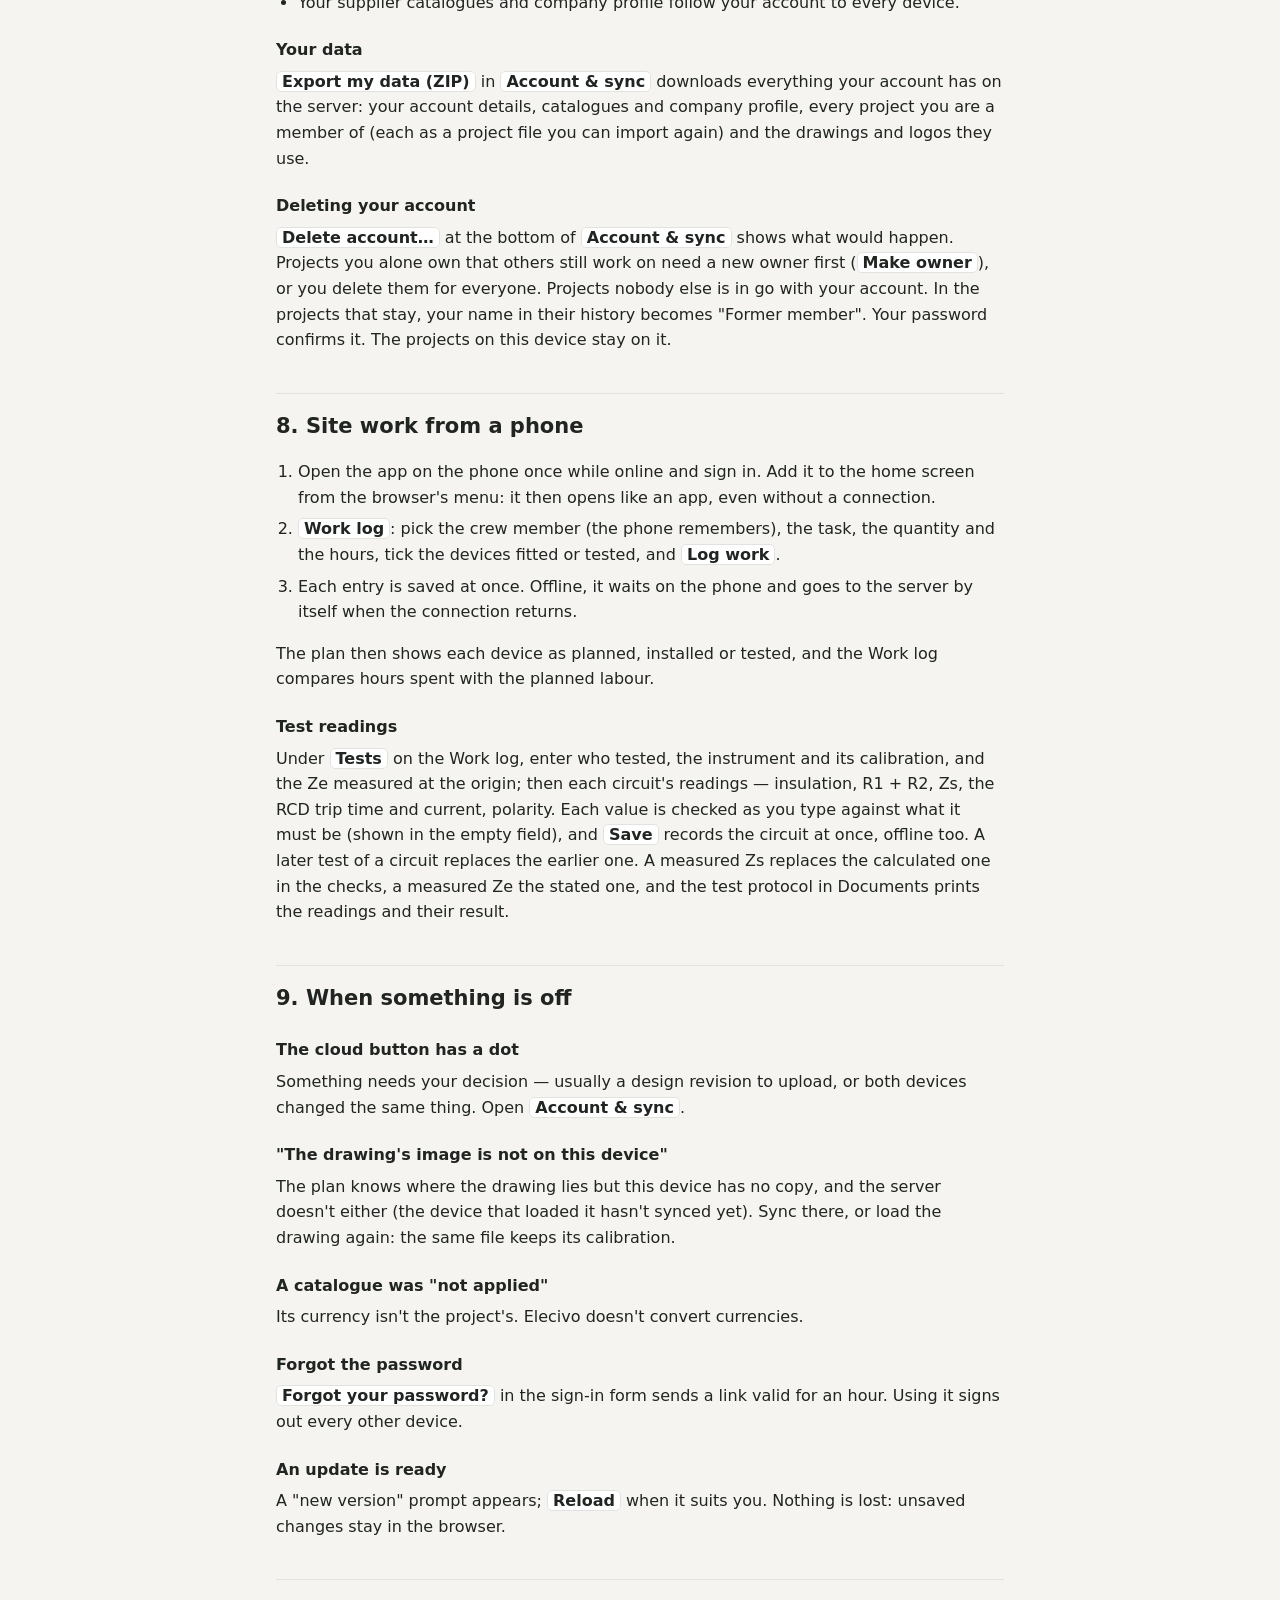
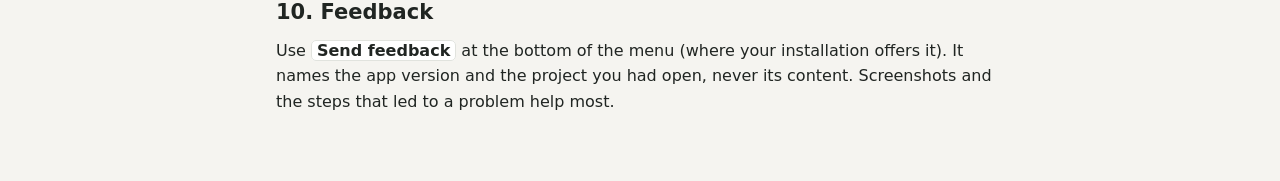
<file: guide/getting-started.html>
<!doctype html>
<html lang="en">
  <head>
    <meta charset="UTF-8" />
    <meta name="viewport" content="width=device-width, initial-scale=1.0" />
    <meta name="theme-color" content="#f5f4f0" />
    <link rel="icon" href="../icon.svg" type="image/svg+xml" />
    <title>Getting started · Elecivo</title>
    <style>
      :root { color-scheme: light; --ink: #202522; --muted: #626a65; --line: #e1e3de; --accent: #9a4a2c; --paper: #fff; --bg: #f5f4f0; }
      * { box-sizing: border-box; }
      body { margin: 0; background: var(--bg); color: var(--ink); font: 16px/1.6 system-ui, -apple-system, 'Segoe UI', Roboto, sans-serif; }
      main { max-width: 760px; margin: 0 auto; padding: 32px 16px 64px; }
      header { margin-bottom: 28px; }
      header p { color: var(--muted); margin: 4px 0 0; }
      h1 { font-size: 30px; line-height: 1.2; margin: 0; letter-spacing: -0.02em; }
      h2 { font-size: 21px; margin: 40px 0 8px; padding-top: 16px; border-top: 1px solid var(--line); }
      h3 { font-size: 16px; margin: 22px 0 4px; }
      p, li { margin: 6px 0; }
      ol, ul { padding-left: 22px; }
      a { color: var(--accent); }
      b.ui { font-weight: 600; background: var(--paper); border: 1px solid var(--line); border-radius: 5px; padding: 0 5px; white-space: nowrap; }
      .contents { background: var(--paper); border: 1px solid var(--line); border-radius: 10px; padding: 14px 18px; }
      .contents ol { margin: 0; columns: 2; column-gap: 32px; }
      .note { background: var(--paper); border-left: 3px solid var(--accent); padding: 10px 14px; border-radius: 0 8px 8px 0; margin: 12px 0; }
      @media (max-width: 560px) { .contents ol { columns: 1; } h1 { font-size: 25px; } }
      @media print { body { background: #fff; } .contents { break-after: page; } h2 { break-after: avoid; } }
    </style>
  </head>
  <body>
    <main>
      <header>
        <h1>Getting started with Elecivo</h1>
        <p>From a floor plan to a priced, documented electrical installation — and the site work that follows. About 15 minutes to read.</p>
      </header>

      <nav class="contents" aria-label="Contents">
        <ol>
          <li><a href="#idea">The idea</a></li>
          <li><a href="#projects">Projects and revisions</a></li>
          <li><a href="#plan">Drawing the plan</a></li>
          <li><a href="#circuits">Circuits and checks</a></li>
          <li><a href="#prices">Materials and prices</a></li>
          <li><a href="#documents">Documents and your letterhead</a></li>
          <li><a href="#account">Account, sync and sharing</a></li>
          <li><a href="#site">Site work from a phone</a></li>
          <li><a href="#trouble">When something is off</a></li>
          <li><a href="#feedback">Feedback</a></li>
        </ol>
      </nav>

      <h2 id="idea">1. The idea</h2>
      <p>You describe the installation once — rooms, devices and circuits — and everything else is <em>derived</em> from it: cable lengths from the routes, voltage drop and cable capacity, the distribution board, the bill of materials, labour, the quotation and every drawing. Change a device and all of them follow. Nothing in the documents is typed by hand.</p>
      <p>Two projects come with the app: <b class="ui">Demo</b>, a made-up apartment to try things on, and <b class="ui">Pilot</b>, a real apartment. Open the project panel with the project name at the top of the menu.</p>
      <p>The menu groups the screens the way the job runs: <b class="ui">Design</b> (plan, rooms and devices, circuits, board), <b class="ui">Quote</b> (bill of materials, documents) and <b class="ui">Site</b> (work log). Every screen has its own address: bookmark it, open it in a new tab, or send it to someone who has the project.</p>
      <div class="note">The app works without an account and without a connection: everything is kept in this browser. An account adds sync between devices, sharing with your team and backups on the server.</div>

      <h2 id="projects">2. Projects and revisions</h2>
      <p>The app opens on <b class="ui">Projects</b>: your jobs on this device, each with where it stands (in design or on site, unsaved changes, the last revision), and the examples. Click one to open it; <b class="ui">Site work</b> opens a crewed job straight on its work log. <b class="ui">Projects</b> at the start of the top bar brings you back. On a phone, a job with a crew opens on its work log.</p>
      <p>To start your own job, click <b class="ui">New project</b> there (or in the project panel): give it a name and choose the country, the supply (single- or three-phase) and the earthing system. It opens on an empty plan; add the rooms, then the devices. A device that fits no existing circuit gets a new one of its own (lighting, sockets or a dedicated appliance circuit), which you can change in <b class="ui">Circuits</b>.</p>
      <p><b class="ui">Duplicate</b> copies the open project (its last saved revision) to start a similar job — or duplicate the demo to practise on. The copy takes the design, prices and crew, not the work log or material entries. <b class="ui">Delete</b> removes a project from this browser; a copy on the server is kept. The demo and the pilot can't be deleted.</p>
      <p>Edits are <em>unsaved changes</em> until you save them as a <em>revision</em>. A revision is a full, numbered snapshot (r1, r2, …) that is never changed afterwards — like issuing a drawing.</p>
      <ol>
        <li>Make changes anywhere. The top bar shows <b class="ui">Unsaved changes</b>; <b class="ui">Undo</b> and <b class="ui">Redo</b> (Ctrl/⌘+Z, Ctrl/⌘+Shift+Z) work on every edit. Press <b class="ui">?</b> outside a text field for the list of keyboard shortcuts (Esc closes it).</li>
        <li>Click <b class="ui">Unsaved changes</b>, write a short summary (or leave it empty to use the list of changes) and <b class="ui">Save revision</b>.</li>
        <li>The project panel lists every revision. <b class="ui">Restore</b> loads an older one as unsaved changes; saving it makes it current again — history is never rewritten.</li>
      </ol>
      <p><b class="ui">Export project file</b> and <b class="ui">Import project file</b> move whole projects between browsers without an account.</p>

      <h2 id="plan">3. Drawing the plan</h2>
      <p>Open <b class="ui">Plan</b> and click <b class="ui">Edit layout</b>.</p>
      <h3>Add rooms</h3>
      <p>Pick <b class="ui">+ Room</b> and click an empty part of the plan: a 2 × 2 m room appears there, selected, so you can drag its corners to its real shape (a new project's empty plan offers <b class="ui">Draw a room</b> for the first one). Name it and set its type under <b class="ui">Rooms &amp; devices</b>.</p>
      <h3>A quick quote, without drawing</h3>
      <p>For a first price, choose <b class="ui">Quick quote</b> when you create the project. In <b class="ui">Rooms &amp; devices</b>, add the rooms the way the client describes them (type and area), then <b class="ui">Typical devices for … empty rooms</b>: sockets, lights, switches and the fixed appliances appear, on circuits spread over the RCD groups the load needs. The set depends on the room's type and area — e.g. a bedroom gets a socket per 5 m² (at least 3), a light and a switch; a kitchen 4 worktop sockets, an oven with hob and a dishwasher. It is our planning assumption, not a standard: check it with the client and change what differs. In a room already drawn on the plan the devices are laid out inside it — lights across the middle, switches beside the door, the rest round the walls — ready to be dragged where they really go. One undo takes it back.</p>
      <p>Cable lengths are then <em>estimated</em> from the size of the flat and the devices on each circuit, shown as <b class="ui">≈ 19 m</b> on Circuits and said to be on the bill of materials and the quote. Type a length you know, or draw the plan later: <b class="ui">Place on plan</b> puts a room on it with its devices inside, ready to drag into place; routes then measure the cable.</p>
      <h3>Trace a drawing</h3>
      <ol>
        <li>Under <b class="ui">Drawing &amp; plan size</b>, load the architect's drawing (PNG, JPG, SVG or PDF).</li>
        <li>Use <b class="ui">Calibrate</b>: click both ends of a wall whose length you know and enter it. The drawing is scaled to real millimetres.</li>
        <li>Add each room with <b class="ui">+ Room</b> and shape it over the drawing: drag corners, double-click an edge to add one. Room areas follow the outlines.</li>
      </ol>
      <h3>Rooms you measured yourself</h3>
      <p>Select a room and type its walls and corner angles in order, as measured; the closing wall is calculated, so a gap there shows a measuring error.</p>
      <h3>Devices, doors and fixtures</h3>
      <p>Pick <b class="ui">+ Socket</b>, <b class="ui">+ Light</b>, <b class="ui">+ Switch</b> or <b class="ui">+ Appliance outlet</b> and click inside a room; the circuit is suggested from the room. Drag to move (10 mm grid), arrow keys to nudge. A selected device's variant picks its accessory: a two-way, intermediate or two-gang switch or a dimmer, a double or IP44 socket, an EV charger. Doors, windows, baths and showers matter too: bathroom zones are checked against them.</p>
      <h3>Cable routes</h3>
      <p>First drag the board marker (<b class="ui">DB-01</b>) in <b class="ui">Select &amp; move</b> to where the board really is: every route starts there. With <b class="ui">Cable route</b>, click a device to show its circuit's route; <b class="ui">Create routes for all circuits</b> plans them along the walls. Cable lengths then come from the routes, including the drops to each device. In a panel building, whose load-bearing walls may not be chased horizontally, tick <b class="ui">Panel building</b> in <b class="ui">Project settings</b>: socket and appliance circuits then run in the floor and rise vertically to each device, lighting stays in the ceiling, and a circuit you set back to chased is flagged.</p>

      <h2 id="circuits">4. Circuits and checks</h2>
      <p><b class="ui">Circuits</b> lists each circuit with its load, current, cable, breaker, voltage drop and cable capacity. Click a row to edit it in a panel on the right (Esc closes it): the cross-section (1.5 to 16 mm²), the length in metres, the protection and the breaker. The checks run again at once. A new circuit takes its load from the devices you put on it; leave its length empty to have it estimated. Defaults follow the author's one-size-below practice: lighting 1.5 mm² / C10, sockets 2.5 mm² / C16 — IEC 60364 allows C16 on 1.5 mm² (installation method B2), but 10 A leaves a safer margin in use. The breaker curve for new circuits (C curve by default, or B on single-phase / C on three-phase for selectivity behind a small incomer) is set under <b class="ui">Distribution board</b>.</p>
      <p>Problems appear as issues with a severity (the checks button in the top bar collects them) and, where there is one, a suggested fix. <b class="ui">Show</b> on an issue opens what it is about — a circuit in its editor, a room on the plan, an RCD on the board — and the plan and the board mark what has an issue. A warning you judged acceptable can be <b class="ui">Accepted</b> with a reason (errors can't): it then counts as settled, and the documents list it with your reason, name and date. If the warning's value later changes, the acceptance lapses and it is open again. <b class="ui">Project settings</b> holds what the checks need: supply, earthing, ambient temperature, the earth fault loop impedance Ze at the origin, and the supply protection (the breaker or fuse ahead of the board, in A per phase) — enter the measured or declared values; Elecivo never assumes them. With the supply protection entered, Elecivo also checks the maximum demand of each phase and that every RCD is protected against overload. At the bottom, <b class="ui">Appearance</b> picks a colour scheme (Workshop, Panel or Drafting) and light, dark or the device's setting; it is kept in this browser and never changes the project or the printed documents.</p>
      <p>Lights and appliances can say what kind of start-up current they draw (motor, LED driver, transformer). Elecivo then warns when the surge may trip the breaker and suggests the next curve (B → C) — but only gives it as a fix when the earth fault loop impedance still allows it. The start-up figures are planning assumptions: check them against the device datasheets.</p>
      <p>Each circuit is protected by a breaker in an RCD group or by an RCBO, chosen under <b class="ui">Protection</b>. An RCBO has its own 30 mA protection, so a fault on it leaves every other circuit on — useful for fridges, freezers and outdoor circuits; it takes more board space and costs more.</p>
      <p><b class="ui">Distribution board</b> shows the enclosure, RCD groups, rail layout, wiring and the single-line diagram, all derived from the circuits. Devices that are not part of the supply → RCD → breaker chain — a contactor, a meter, a timer, a relay — are listed under the circuits on the single-line diagram as <b class="ui">Other board devices</b>, each with its designation, rating and what feeds it (<b class="ui">not fed</b> while nothing is wired to its input).</p>
      <p>Every device on the board carries a reference designation, numbered along the rails from the top left: in Bulgaria QS1 for the main switch, FV1 for the surge protector, QD1, QD2 for the RCDs and QF1, QF2… for the breakers; in Germany the class letter with a minus (-Q1, -F1…). The drawing, the single-line diagram, the labels, the panel legend, the circuit schedule and the test protocol all print it beside the circuit's own code (R7, K-02): the circuit names the line and its loads, the designation the device that protects it. Designations follow the rail order, so moving a device renumbers them; they are never typed. The project's country picks the scheme, which still awaits a designer's confirmation.</p>
      <p>To put an RCD group on a particular rail, pick the rail in the <b class="ui">DIN rails</b> panel above the rails. The incomer stays first; a choice that does not fit the enclosure is placed automatically and named in a note.</p>
      <p>To change which RCD group a circuit sits in, open <b class="ui">Edit groups</b> above the board&rsquo;s group cards and pick the group under each circuit (or a new group). The board, labels and documents follow; the arrangement stays when you add circuits later.</p>
      <p>The board design is the devices on the board and the wires between their terminals; it starts as the board the circuits give, and the first change stores it. Once a design has devices, the DIN rails, the enclosure size and the module count follow it: a breaker wired to another RCD moves into that group. The DIN rails view is one drawing of the board: the enclosure, its rails and the wiring ducts between them, every device with its rating, its terminals as dots (inputs on top, outputs at the bottom) and the pale spare modules. It opens in <b class="ui">View</b>, the board alone; switch to <b class="ui">Edit</b> to change it. The drawing stays where it is in every mode, and <b class="ui">&minus;</b> / <b class="ui">+</b> above it (or the <kbd>-</kbd> <kbd>+</kbd> keys, Ctrl / &#8984; + wheel or a trackpad pinch) zoom it, <b class="ui">Fit</b> (or <kbd>0</kbd>) returns it to the width of the screen; a zoomed drawing scrolls; the column beside it (below it on a phone) holds what changes: the enclosure, rails and presets while nothing is selected, and the selected device's panel after a click. Every device on the rails has a <b class="ui">Type</b> — turn an MCB into an RCBO or a relay into a contactor; its wires stay on the terminals the new type still has, and any it has no terminal for are listed and removed —, its width in <b class="ui">Modules</b> for a product wider than the standard (<b class="ui">Standard</b> sets it back), its <b class="ui">Poles</b> where it comes in more than one (1P, 1P+N, 3P, 3P+N; the width follows) and, on a contactor or relay, its <b class="ui">NC contacts</b>, closed while the coil is off. A breaker's <b class="ui">Protection</b> offers the two standard solutions, each with a line on when to use it: <b class="ui">RCD + MCB</b> in one of the RCD groups (the usual choice: the group shares one 30 mA RCD) or an <b class="ui">RCBO</b> with its own 30 mA (a fridge or freezer, an alarm, outdoor or bathroom circuits; it is fed straight from the main switch). Switching keeps the breaker's circuit and its place. Every kind has its standard width — a single-phase surge protector takes 2 modules — and a width set by hand is what the rails, the enclosure and the labour count. Each terminal carries its marking as printed on the device: 1 / 2 (3 / 4, 5 / 6) for the poles, A1 / A2 for a coil, 11 / 12 for an NC contact, 15 / 16 / 18 for a time relay's changeover and 11 / 12 / 14 for an auxiliary contact. Besides that, an RCD's rating, sensitivity and breakers (<b class="ui">Add breaker</b>), the circuit a breaker protects, the number of terminals of an N or PE bar, the poles and outlets of a distribution block, the rating of a fuse, whether an energy meter is MID-approved for billing, whether an ammeter is in the line or on a current transformer and its range, a transformer's ratio, one lamp or three (L1 L2 L3), the poles and rating of a switch-disconnector (1P, 1P+N or 3P+N — its width follows), the rating of a changeover switch or impulse relay, a staircase timer's delay, a twilight switch's light level, a thermostat's set point, a load-shedding relay's limit (a new one takes the supply's protection when the project states it), a power supply's output (12 or 24 V DC) and power (its width follows), a bell transformer's voltage, an AFDD's rating, the breaker or switch an auxiliary contact or a shunt trip is clipped to, or <b class="ui">Remove</b>. ◀ ▶ or the arrow keys move the selected device one place along the rail (a breaker at the end of its group moves into the next group); Delete removes it. Or drag a device along the rails: an orange line shows where it will go, before or after the device under the pointer. A breaker dropped among another group's breakers joins that group, an RCD takes its whole group with it, and the main switch stays first. The N and PE bars stand beside the rails, coloured blue and green-yellow: one PE bar and one N bar per RCD group are added from the circuits, and they move the same way. Coloured lines in the ducts show what feeds what. <b class="ui">Wires</b> (the default) draws every conductor; <b class="ui">Groups</b> tints each group's devices, names it under the rail and draws the feeds only. Breakers side by side in one group, fed from the same terminal, share a comb busbar along their tops: it carries their feeds, so only the first breaker's feed is drawn. The board document prints this drawing in its Wires view. To rewire, click a terminal and then the one it should be joined to: the terminals of the same conductor light up, and an input (or a device's PE, or a coil's return) takes its new feed in place of the old one (Esc cancels). Click a wire to select it, then press Delete or <b class="ui">Remove wire</b> to remove it. <b class="ui">Simulate</b> tries the board out without changing it — its controls sit in the toolbar above the drawing, each event pops up on the drawing and stays in the <b class="ui">Events</b> tab until <b class="ui">Reset</b>, and <b class="ui">Leave (Esc)</b> goes back to View; nothing in it is saved: <b class="ui">Switch the supply on</b>, then live wires are drawn full and dead ones pale, and a lamp on each device shows whether it has power. Click a device to switch it off or on: a changeover switch steps I → 0 → II (its knob shows where it is; II takes the generator input), and a push button is pressed once, turning over the impulse relay it pulses — the relay keeps its contact until the next press, while a staircase timer starts and keeps the light on until you click the timer to end its time. Click a control device to set what it senses — dark or daylight, cold or warm, in or out of the programmed hours, demand over the limit, a phase fault, on or off from the app — and its contact follows (a load-shedding relay drops its load over the limit, a phase monitor opens on a fault or a voltage out of range); an amber lamp in its corner shows it is set; pick a fault (earth leakage, overload, short circuit, arc fault) and where it happens, then <b class="ui">Play</b> to see what trips — each event pops up as a notification in the corner for a few seconds (amber when something tripped, red when nothing could clear the fault), and <b class="ui">Events</b> keeps the last ones; set the supply voltage too high or too low to see a voltage relay open. Time relays hold off after the supply comes back until you end their delay. Meters show live values on their displays: the voltage as the supply event sets it, and the current and power of the circuits whose breakers are on below them (their design currents); <b>OL</b> means beyond the meter's range. Indicator lamps light while their phase is present. The secondary of a current transformer to its ammeter is drawn as a dotted purple line, and the low-voltage output of a power supply or bell transformer as a dashed orange one. An auxiliary contact feeds its NO output while the device it is clipped to is on and its NC output once it is off or tripped; a shunt trip opens its device as soon as its coil gets 230 V (from a stop button); an AFDD also trips on an arc fault, which a plain breaker does not see. <b class="ui">Wiring check</b> lists what is not connected right (a device with no feed or no neutral, a neutral from another RCD, a coil that never closes, an SPD without earth, a breaker with no RCD, a live wired to a neutral, an ammeter not wired to a current transformer, a transformer whose secondary is open, an impulse relay or staircase timer whose coil is fed without a push button, a control device without the supply of its electronics on A1 / A2, a changeover switch with nothing on input II, an auxiliary contact or shunt trip clipped to nothing, a shunt trip whose coil is live without a button) and, where the fix is clear, a button that adds the right wire. In <b class="ui">Edit</b>, the palette at the right of the drawing (below it on a tablet or phone) adds a device in one click, wired as usual: <b class="ui">Breaker 1P</b>, <b class="ui">1P+N</b> (and <b class="ui">3P</b>, <b class="ui">3P+N</b> on three phases) joins the RCD group of the selected device, or the last group, and the BOM buys it with those poles; <b class="ui">RCD</b> is fed from the incomer; <b class="ui">RCBO</b> and <b class="ui">Surge protector</b> sit right after the incomer; then <b class="ui">Voltage relay</b>, <b class="ui">Contactor</b>, <b class="ui">DIN socket</b>, <b class="ui">N bar</b> and <b class="ui">PE bar</b>. <b class="ui">Add device…</b> opens a list of every device with a search box (type a name in English or Bulgarian), the last ones you added on top, and for each a line on what it is and how many modules it takes; ↓ ↑ and Enter add one, Esc closes. It holds everything by section — protection, distribution (an always-on group, a fuse holder, a distribution block, and <b class="ui">Main distribution</b>, which puts one block after the main switch and moves every group the main switch fed onto its outlets, so all rails are fed from it), switching, control, accessories and measuring — and on a phone it is the whole palette. The green <b class="ui">+</b> under a group's last breaker adds a breaker too. Under the drawing a strip of tabs — <b class="ui">Groups</b>, <b class="ui">Checks</b> and <b class="ui">BOM</b>, each with a count — opens the protection groups, every open check and the bill of materials; <b class="ui">Look here</b> on a check switches to Edit, selects the device it is about, centres it and rings it with a ⚠ for a moment (checks about something that is not on the board stay in the list)Nothing asks a question: what the board checks doubt is listed under <b class="ui">Board warnings</b> under the drawing, and never blocks the design. <b class="ui">Advanced wiring</b> in the device panel lists the device's wires terminal by terminal, × removes one, and <b class="ui">Connect</b> joins one of its terminals to any other device's. Before the first change, <b class="ui">Minimal</b>, <b class="ui">Standard</b> and <b class="ui">Max safety</b> pick what the starting board has: the spare rail, DIN socket, contactor, always-on group and voltage relay.</p>

      <h2 id="prices">5. Materials and prices</h2>
      <p><b class="ui">Bill of materials</b> lists what to buy — cable per cross-section with your waste margin, conduit, boxes (a deep box for a dimmer, or a switch box where three or more cables meet), accessories, board equipment with its ferrules (a twin one where two links share a terminal) — and the labour. Default prices are planning estimates: replace them with yours. <b class="ui">Quotation</b> opens Documents, where the quotation is printed and sent.</p>
      <h3>Your suppliers' price lists</h3>
      <ol>
        <li>Under <b class="ui">Suppliers</b>, <b class="ui">Import a price list</b> (CSV or Excel XLSX as your distributor sends it).</li>
        <li>Check the columns Elecivo guessed (code, name, price, unit, pack size), whether prices include VAT, and name the supplier.</li>
        <li>On a BOM line, the truck button lets you search all your catalogues and pick the item that supplies it. The catalogue remembers the match for every project.</li>
      </ol>
      <p>Lines are priced from the first catalogue that has them; reorder catalogues to prefer one supplier. Prices are converted to net, per metre or piece, and the order rounds up to whole rolls and boxes. A price you type on a line always wins. Prices are copied into the project when applied, so a saved revision keeps the prices it quoted.</p>
      <p><b class="ui">Breakers and RCDs</b> on the BOM screen picks a manufacturer series (NOARK Ex9 for now). Each MCB, RCD and RCBO the series makes then shows its part number on the BOM, the supplier orders and the board legend. Lines the series has no part for stay generic. The series only names the part; prices still come from your catalogues, and a price list with the series' part numbers prices them without matching each line by hand.</p>

      <h3>Material on site</h3>
      <p>Under <b class="ui">Material on site</b>, on the <b class="ui">Work log</b> screen next to the site work, log deliveries as they arrive (and, for things the work log doesn't cover, what was used). Each line shows needed, delivered, used, on site and still to buy, by stage — <em>rough-in</em> (cable, conduit, boxes, the enclosure) or <em>second fix</em> (accessories and protection). Cable used comes from the metres pulled in the work log, accessories from the devices marked installed. Once deliveries are logged, the <b class="ui">Bill of materials</b> shows a <b class="ui">To buy</b> column too. In <b class="ui">Documents</b>, choose the stage under <b class="ui">Orders for</b> to order only what is still to buy.</p>

      <h2 id="documents">6. Documents and your letterhead</h2>
      <p>Under <b class="ui">As-built changes</b>, on the <b class="ui">Work log</b> screen, record what was changed on site and differs from the design: the device, circuit, route or board, the room, and why. Give the date and who made the change. Each entry is saved at once, like the work log, so the crew can add one from the site. Once the design has been brought in line, pick the saved revision that shows the change under <b class="ui">In design</b>; the As-built changes document prints it (or <b class="ui">Not yet</b>). Remove an entry you entered by mistake.</p>
      <p><b class="ui">Documents</b> builds every document from a saved revision (or, marked DRAFT, from unsaved changes): quotation, plans, circuit schedule, cable journal, board, the test protocol to fill in on site, material lists, orders per supplier, labour, work log, as-built changes (what was built differently from the design). Preview any of them, download PDF, CSV or Excel, or a whole pack — <em>client</em>, <em>site</em>, <em>engineering</em>, <em>procurement</em> or everything. The device plan and the board also have a <b class="ui">DXF</b> button: the drawing as a CAD file in millimetres (one layer per plan layer) to continue in AutoCAD or DraftSight.</p>
      <p><b class="ui">Board labels and markers</b> starts with a sheet of label strips, one per rail, at true size: each device's sticker is as wide as its modules (17.5 mm each) and carries a coloured band (lighting yellow, sockets green, appliances red, merged over neighbours that share it), an icon, the rooms the circuit feeds, its designation, circuit and rating. To change a sticker, select the device on the <b class="ui">Board</b> tab in <b class="ui">Edit</b> and open <b class="ui">Label</b>: pick the band colour and icon, type the band or the text; an empty field shows what the design gives. Print that page at 100 % on label stock, check it against the label carrier of your enclosure and cut along the lines; the cable and terminal markers follow on their own pages.</p>
      <p>Once the quotation has gone to the client, mark it on the bill of materials: <b class="ui">Mark the quote of r… as sent</b> (from a saved revision), then <b class="ui">Accepted</b> or <b class="ui">Rejected</b> when they answer. The start screen shows where each project stands, and it is saved with the next revision.</p>
      <h3>Your letterhead</h3>
      <ol>
        <li><b class="ui">Company profile…</b>: company name, address, contact, VAT number, bank details, a footer line, your logo and an accent colour. Fill it in once.</li>
        <li><b class="ui">Apply company profile</b> copies it into the open project; then save a revision.</li>
      </ol>
      <p>Documents can be produced in English, Bulgarian, German or Russian, whatever language the app is in.</p>

      <h2 id="account">7. Account, sync and sharing</h2>
      <p>Open <b class="ui">Account &amp; sync</b> (the cloud in the top bar) and create an account. We send a link to your e-mail address: open it to confirm the address. Until you do, you can work and sync your own projects, but nobody can share a project with you. Then:</p>
      <ul>
        <li><b class="ui">Upload to the server</b> puts the open project there; <b class="ui">Sync now</b> sends and fetches saved revisions. Only saved revisions sync.</li>
        <li>Share a project by e-mail as <em>Owner</em>, <em>Editor</em>, <em>Crew</em> (logs site work only and sees only the Site screens) or <em>Viewer</em>. The person gets an e-mail; the project reaches them once they have an account with that address and have confirmed it. Until then it is listed as <em>invited</em>, and you can withdraw the invitation.</li>
        <li>On another device, sign in and <b class="ui">Download</b> the project.</li>
        <li>If two devices both saved, Elecivo merges them: what changed on one side is kept; where both changed the same thing, you choose which to keep, item by item (<b class="ui">Merge and upload</b>).</li>
        <li>Your supplier catalogues and company profile follow your account to every device.</li>
      </ul>
      <h3>Your data</h3>
      <p><b class="ui">Export my data (ZIP)</b> in <b class="ui">Account &amp; sync</b> downloads everything your account has on the server: your account details, catalogues and company profile, every project you are a member of (each as a project file you can import again) and the drawings and logos they use.</p>
      <h3>Deleting your account</h3>
      <p><b class="ui">Delete account…</b> at the bottom of <b class="ui">Account &amp; sync</b> shows what would happen. Projects you alone own that others still work on need a new owner first (<b class="ui">Make owner</b>), or you delete them for everyone. Projects nobody else is in go with your account. In the projects that stay, your name in their history becomes "Former member". Your password confirms it. The projects on this device stay on it.</p>

      <h2 id="site">8. Site work from a phone</h2>
      <ol>
        <li>Open the app on the phone once while online and sign in. Add it to the home screen from the browser's menu: it then opens like an app, even without a connection.</li>
        <li><b class="ui">Work log</b>: pick the crew member (the phone remembers), the task, the quantity and the hours, tick the devices fitted or tested, and <b class="ui">Log work</b>.</li>
        <li>Each entry is saved at once. Offline, it waits on the phone and goes to the server by itself when the connection returns.</li>
      </ol>
      <p>The plan then shows each device as planned, installed or tested, and the Work log compares hours spent with the planned labour.</p>
      <h3>Test readings</h3>
      <p>Under <b class="ui">Tests</b> on the Work log, enter who tested, the instrument and its calibration, and the Ze measured at the origin; then each circuit's readings — insulation, R1 + R2, Zs, the RCD trip time and current, polarity. Each value is checked as you type against what it must be (shown in the empty field), and <b class="ui">Save</b> records the circuit at once, offline too. A later test of a circuit replaces the earlier one. A measured Zs replaces the calculated one in the checks, a measured Ze the stated one, and the test protocol in Documents prints the readings and their result.</p>

      <h2 id="trouble">9. When something is off</h2>
      <h3>The cloud button has a dot</h3>
      <p>Something needs your decision — usually a design revision to upload, or both devices changed the same thing. Open <b class="ui">Account &amp; sync</b>.</p>
      <h3>"The drawing's image is not on this device"</h3>
      <p>The plan knows where the drawing lies but this device has no copy, and the server doesn't either (the device that loaded it hasn't synced yet). Sync there, or load the drawing again: the same file keeps its calibration.</p>
      <h3>A catalogue was "not applied"</h3>
      <p>Its currency isn't the project's. Elecivo doesn't convert currencies.</p>
      <h3>Forgot the password</h3>
      <p><b class="ui">Forgot your password?</b> in the sign-in form sends a link valid for an hour. Using it signs out every other device.</p>
      <h3>An update is ready</h3>
      <p>A "new version" prompt appears; <b class="ui">Reload</b> when it suits you. Nothing is lost: unsaved changes stay in the browser.</p>

      <h2 id="feedback">10. Feedback</h2>
      <p>Use <b class="ui">Send feedback</b> at the bottom of the menu (where your installation offers it). It names the app version and the project you had open, never its content. Screenshots and the steps that led to a problem help most.</p>
    </main>
  </body>
</html>
</file>
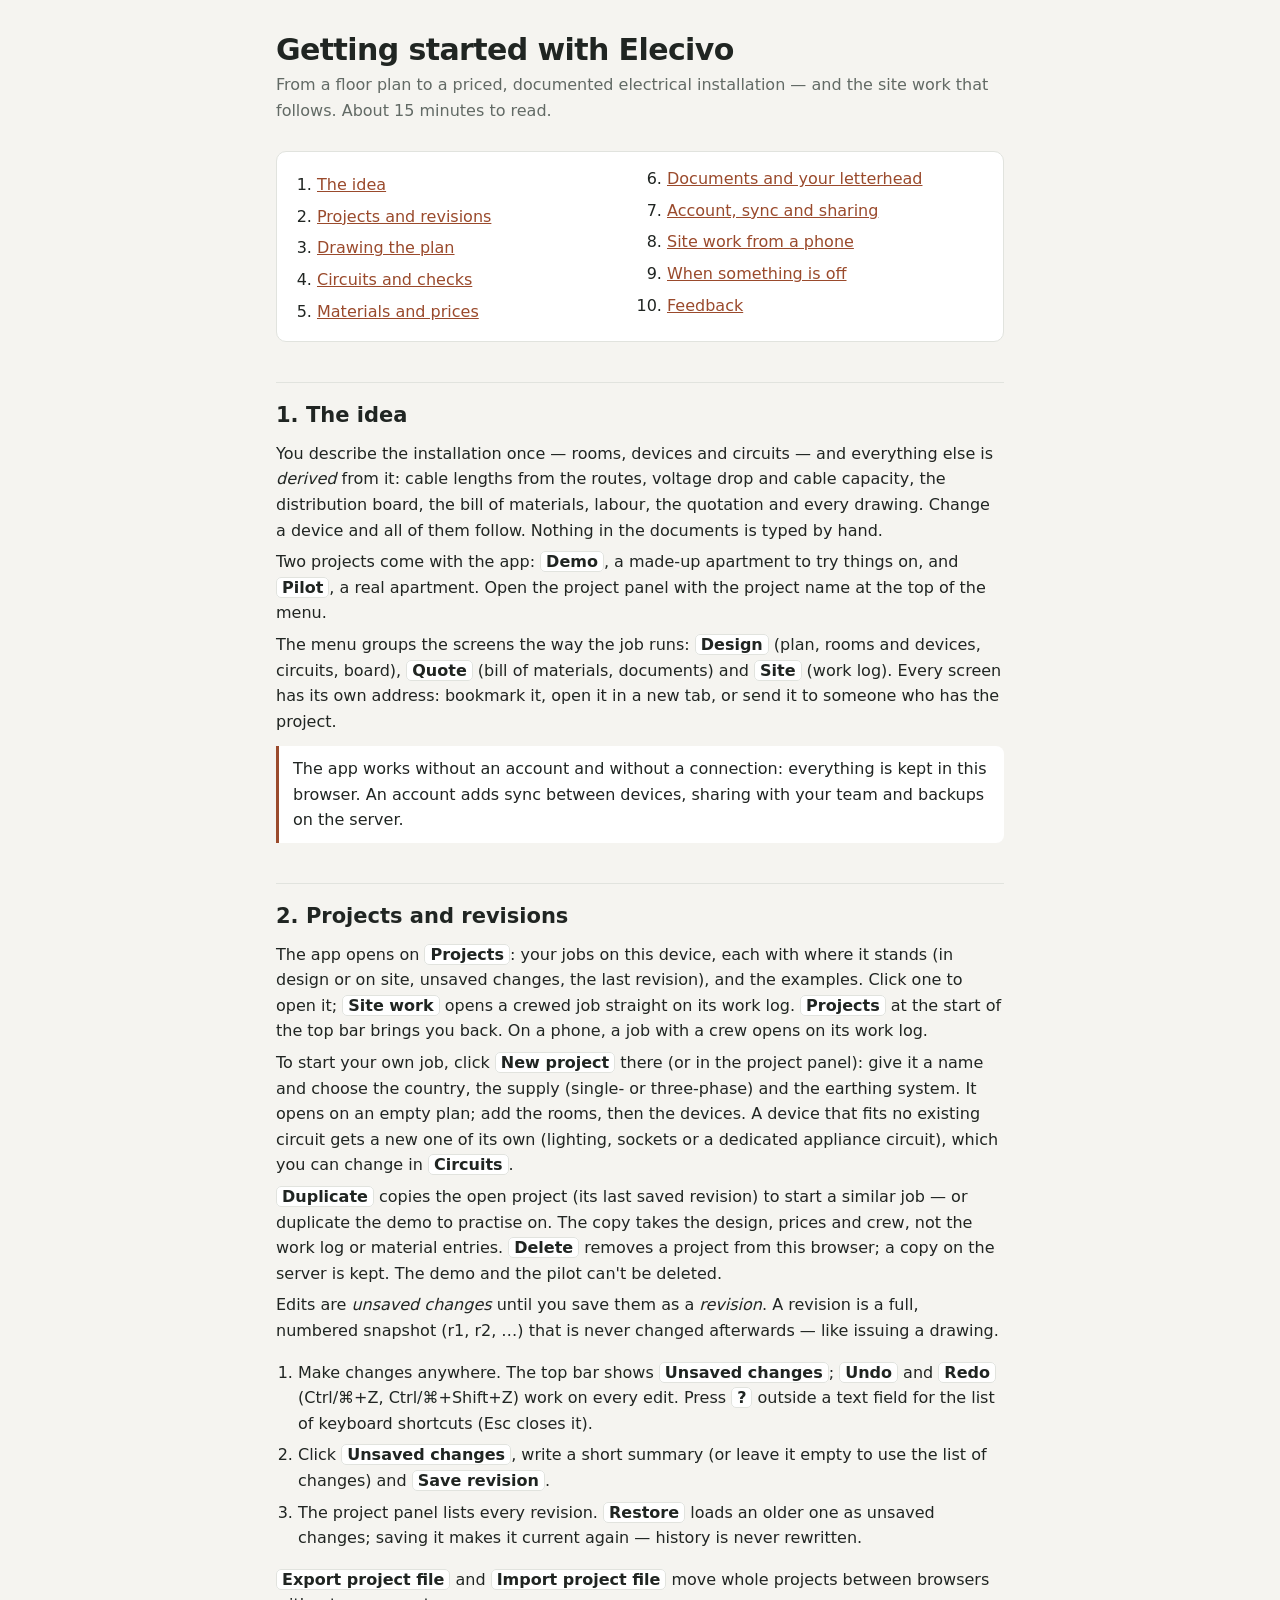
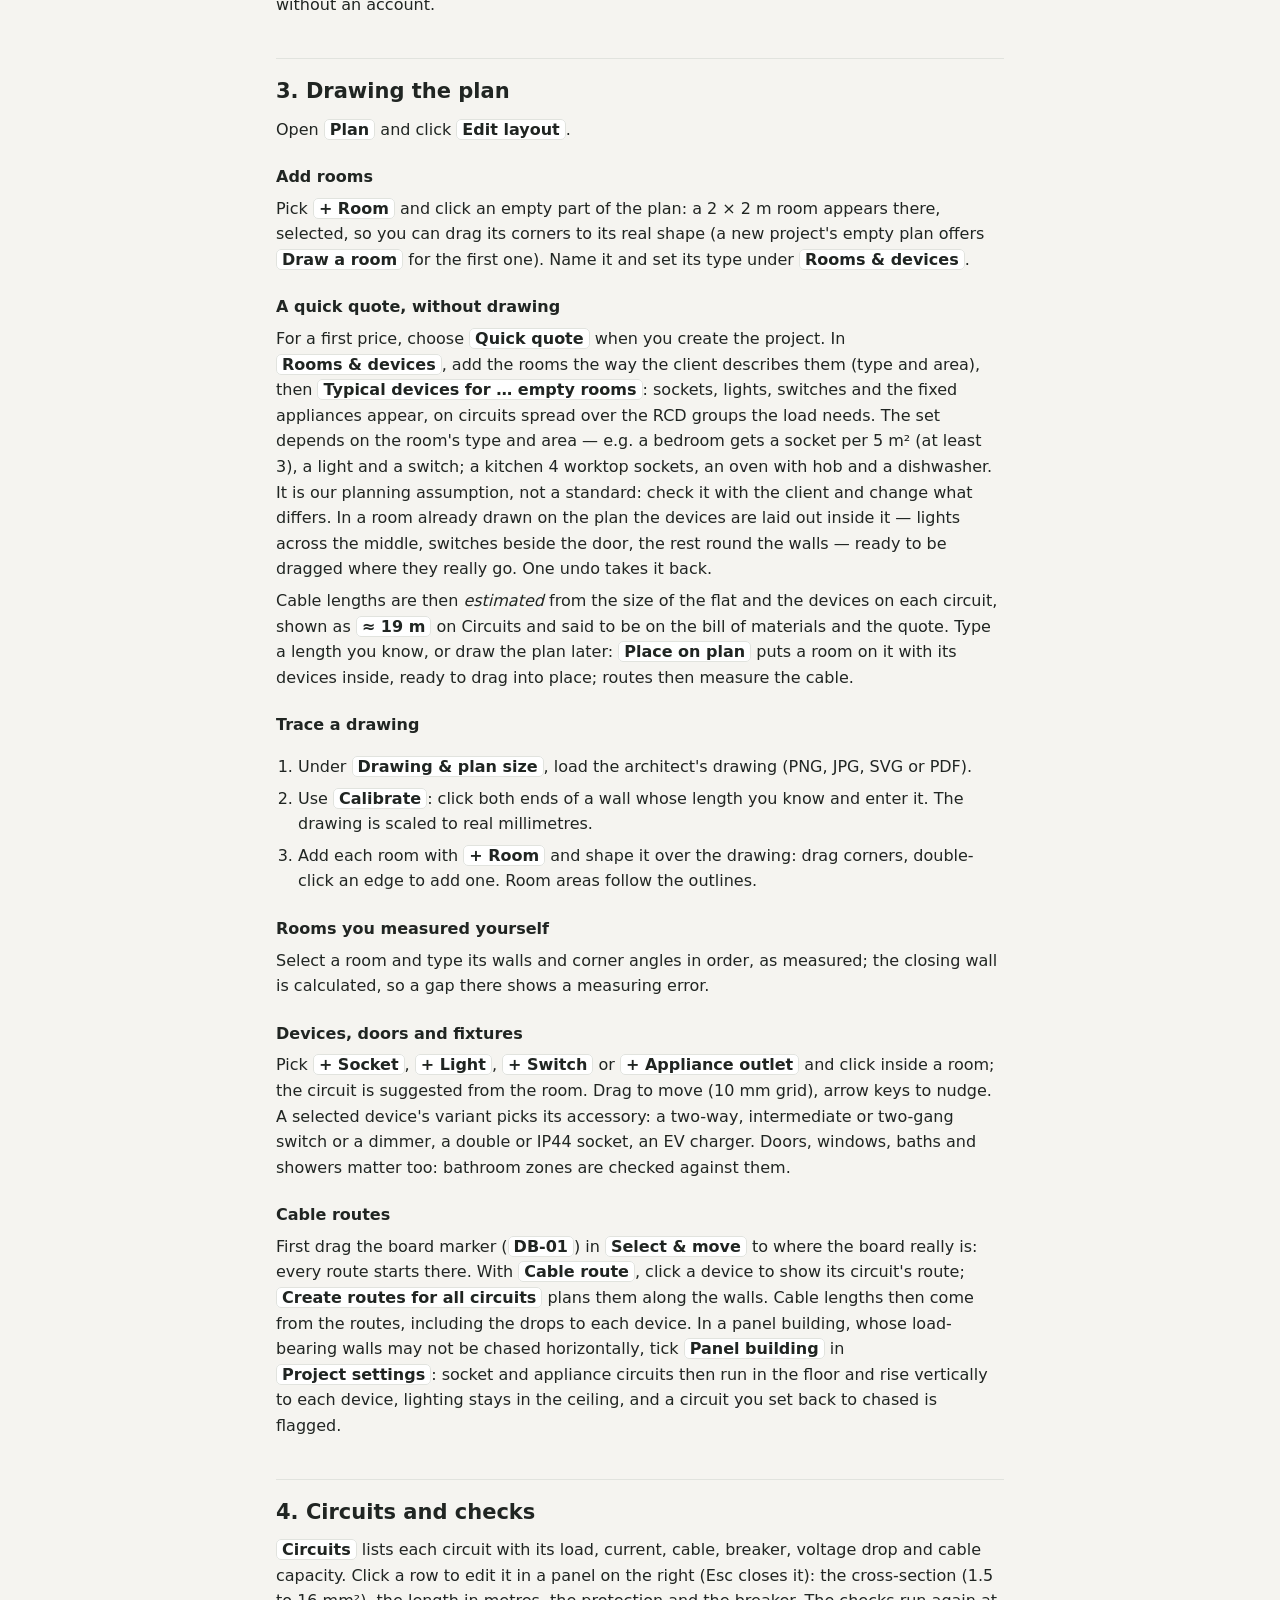
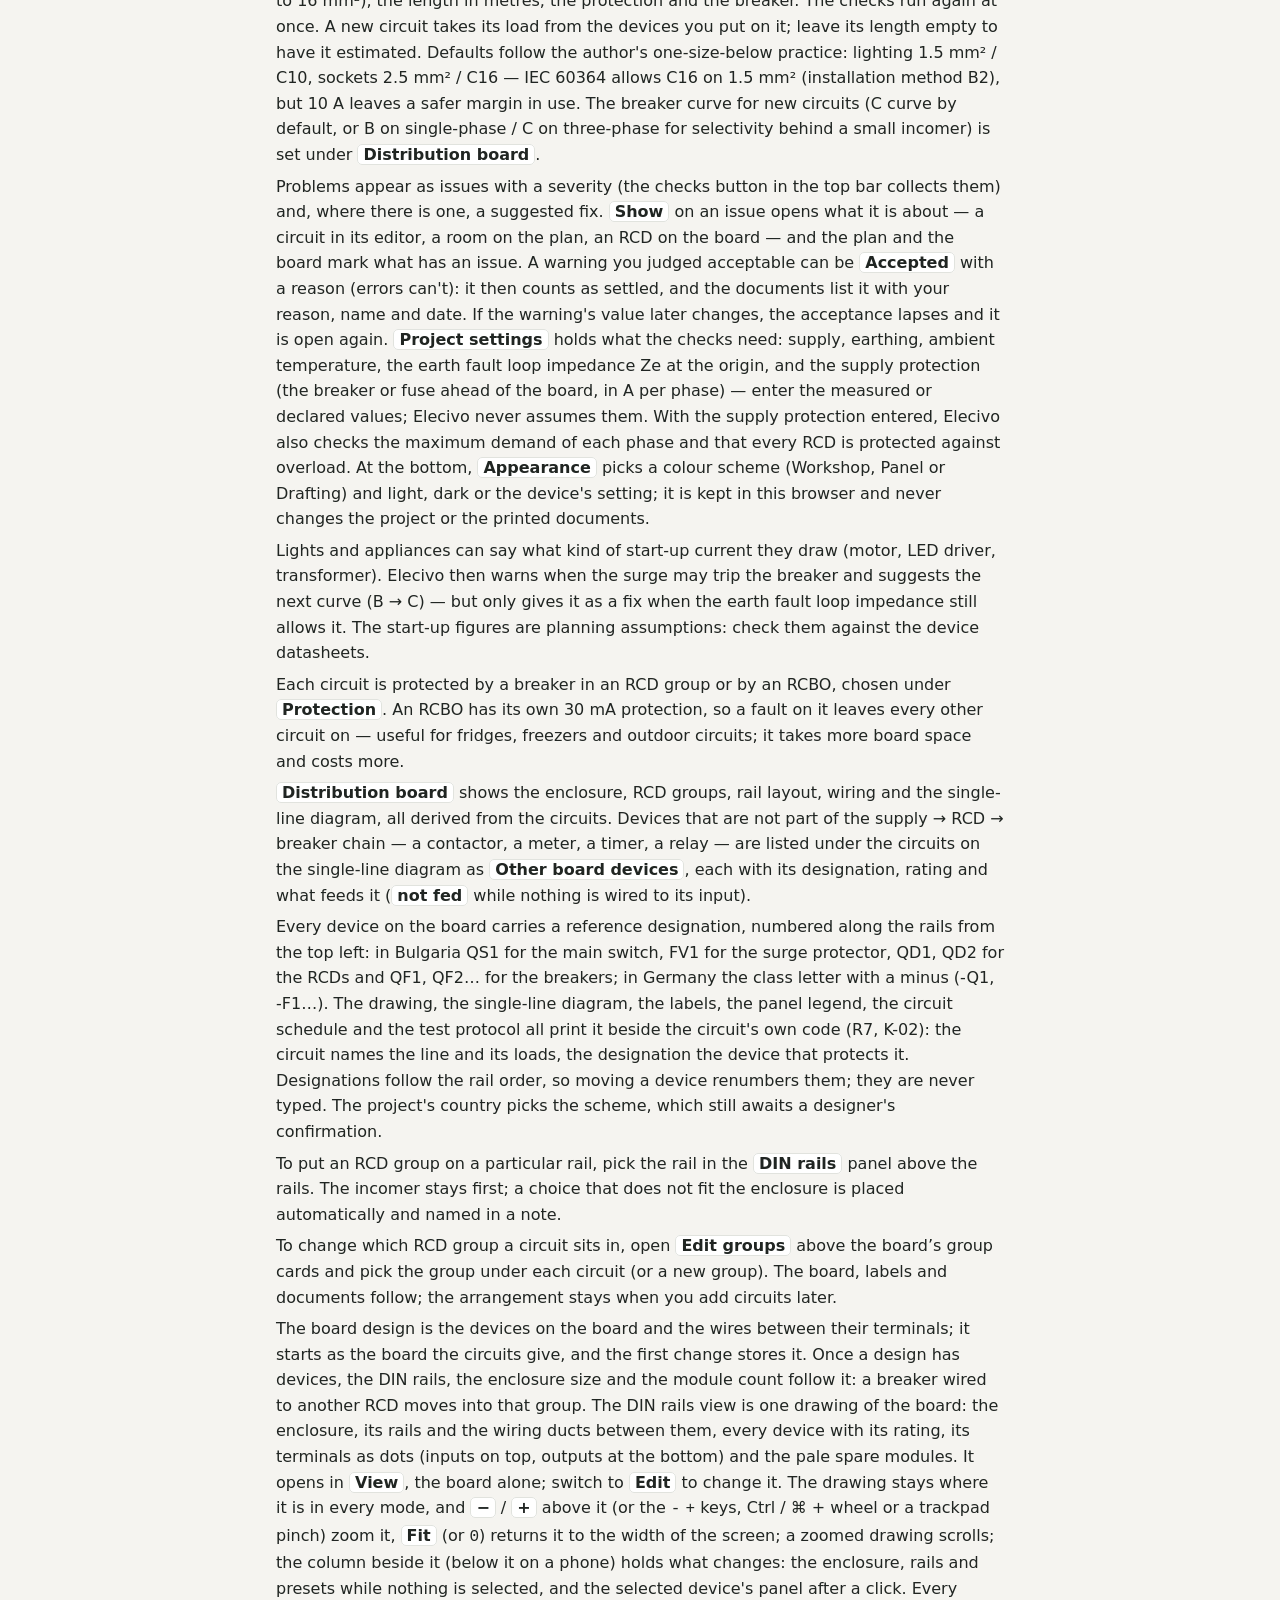
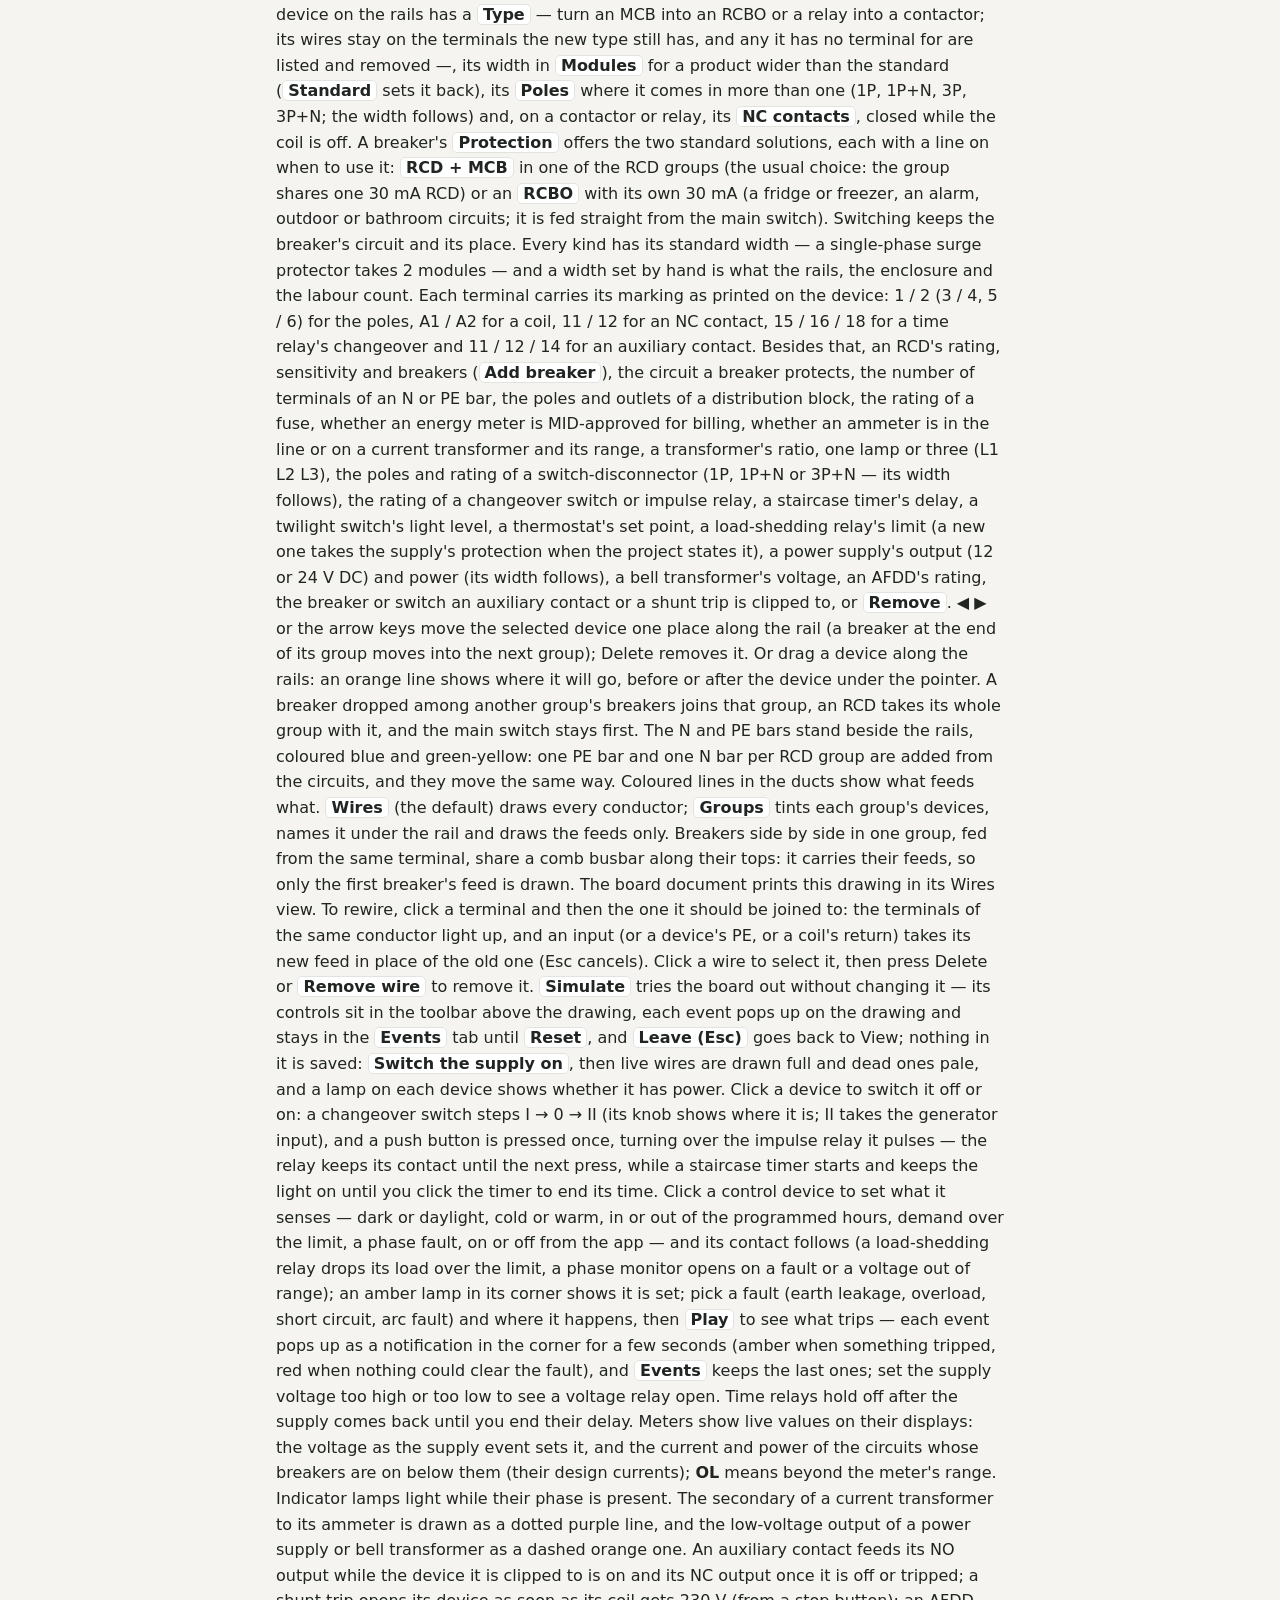
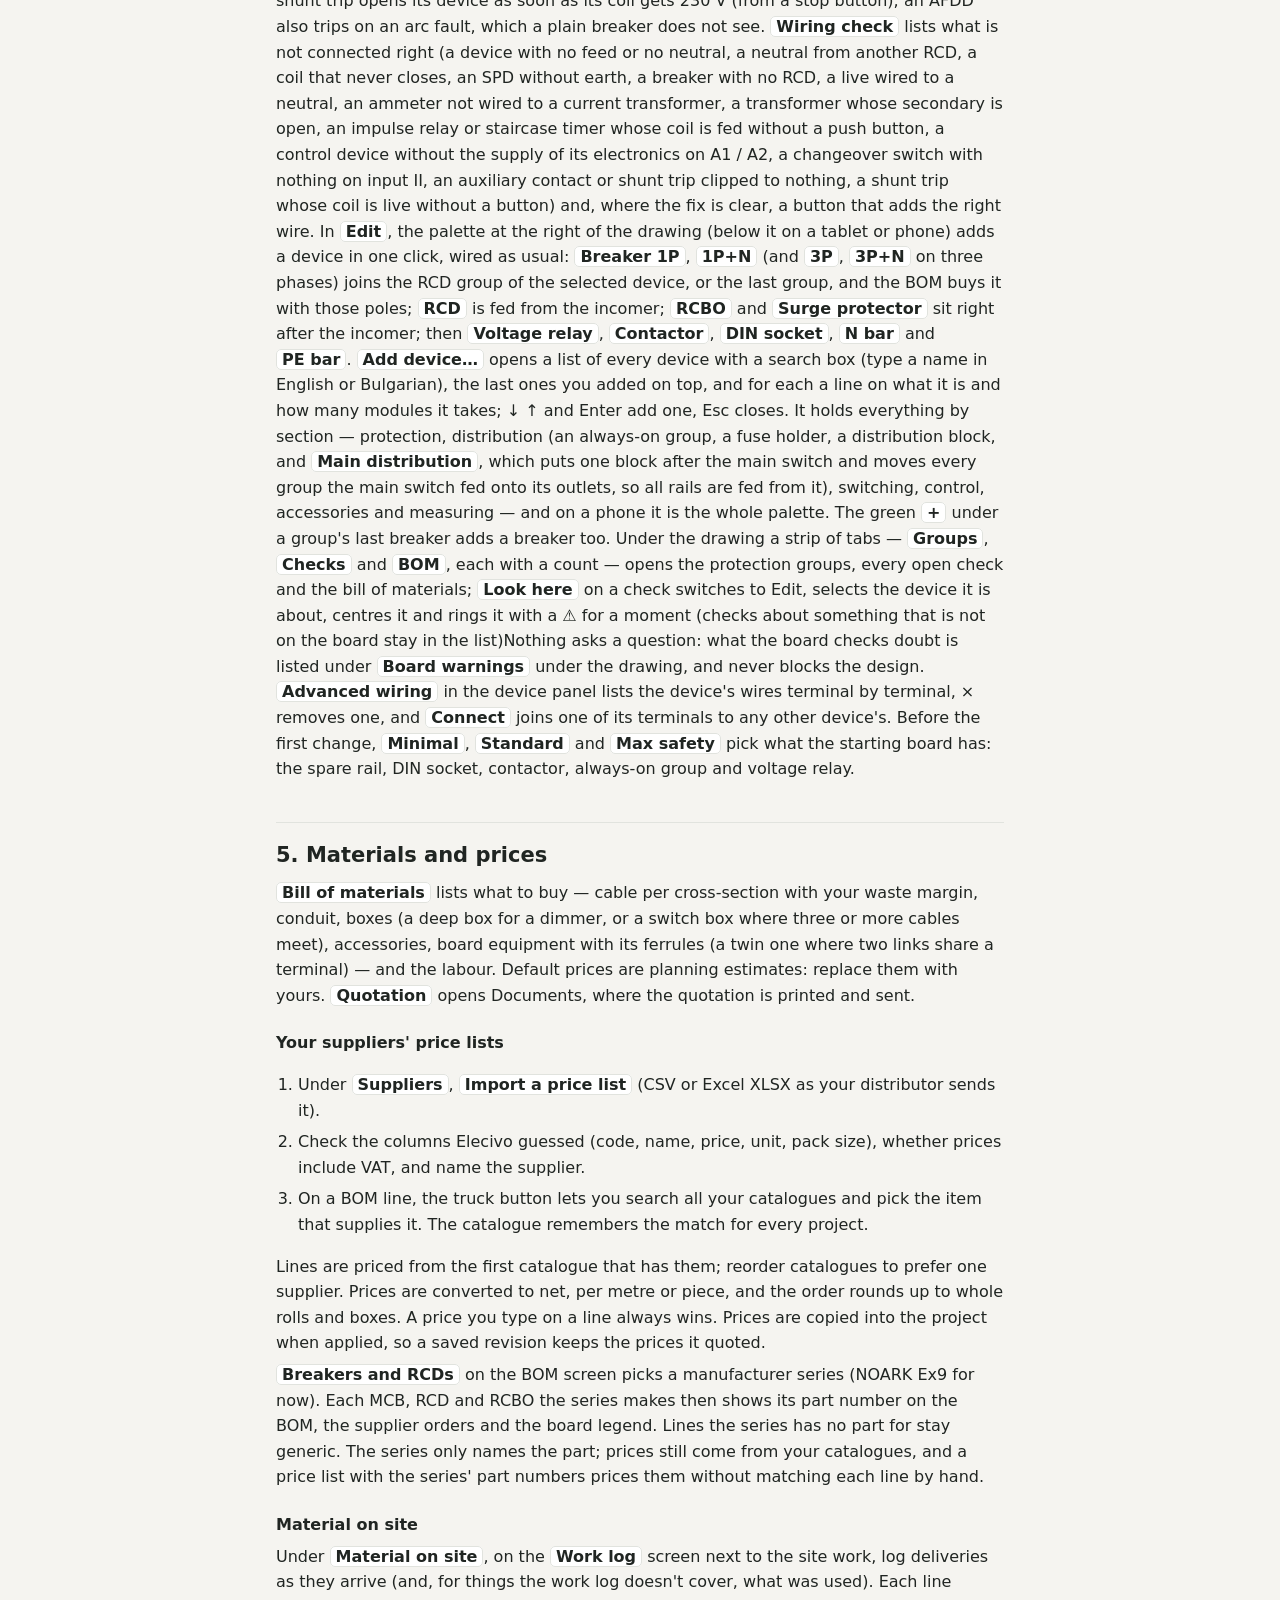
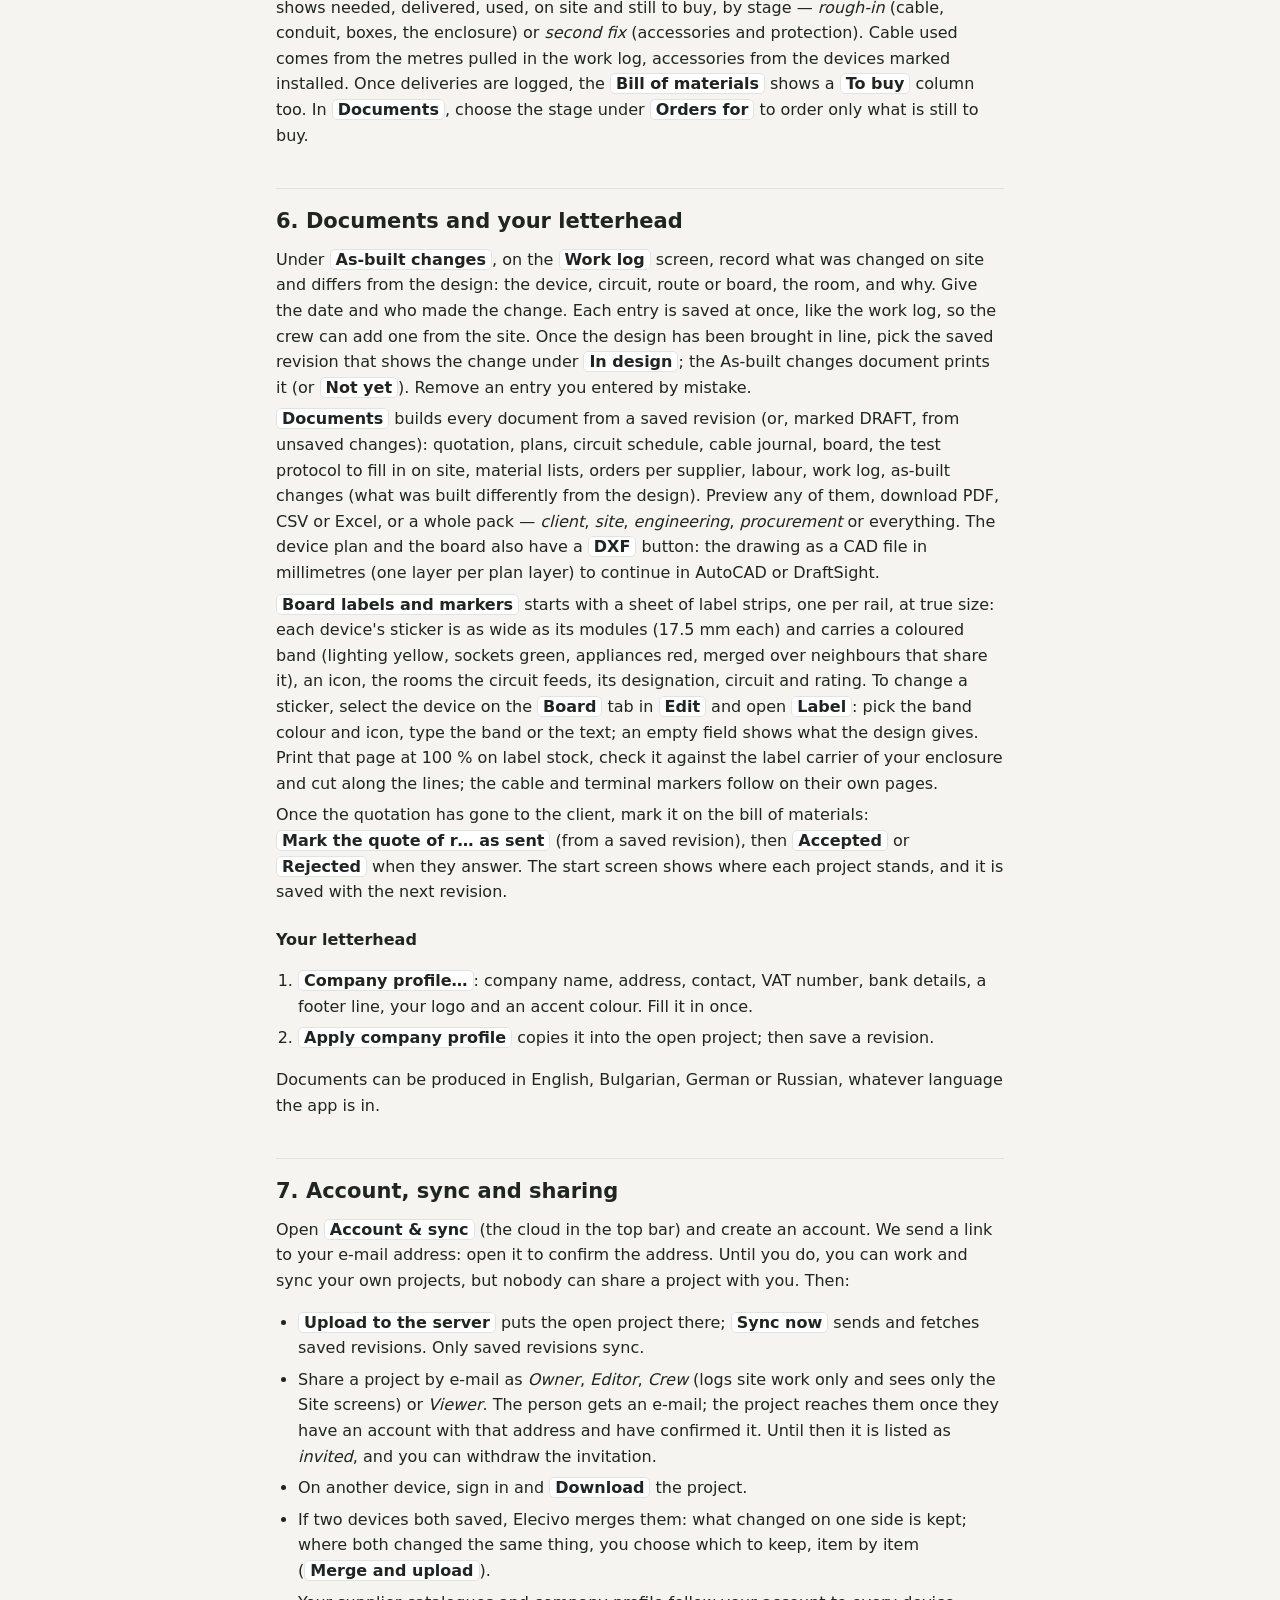
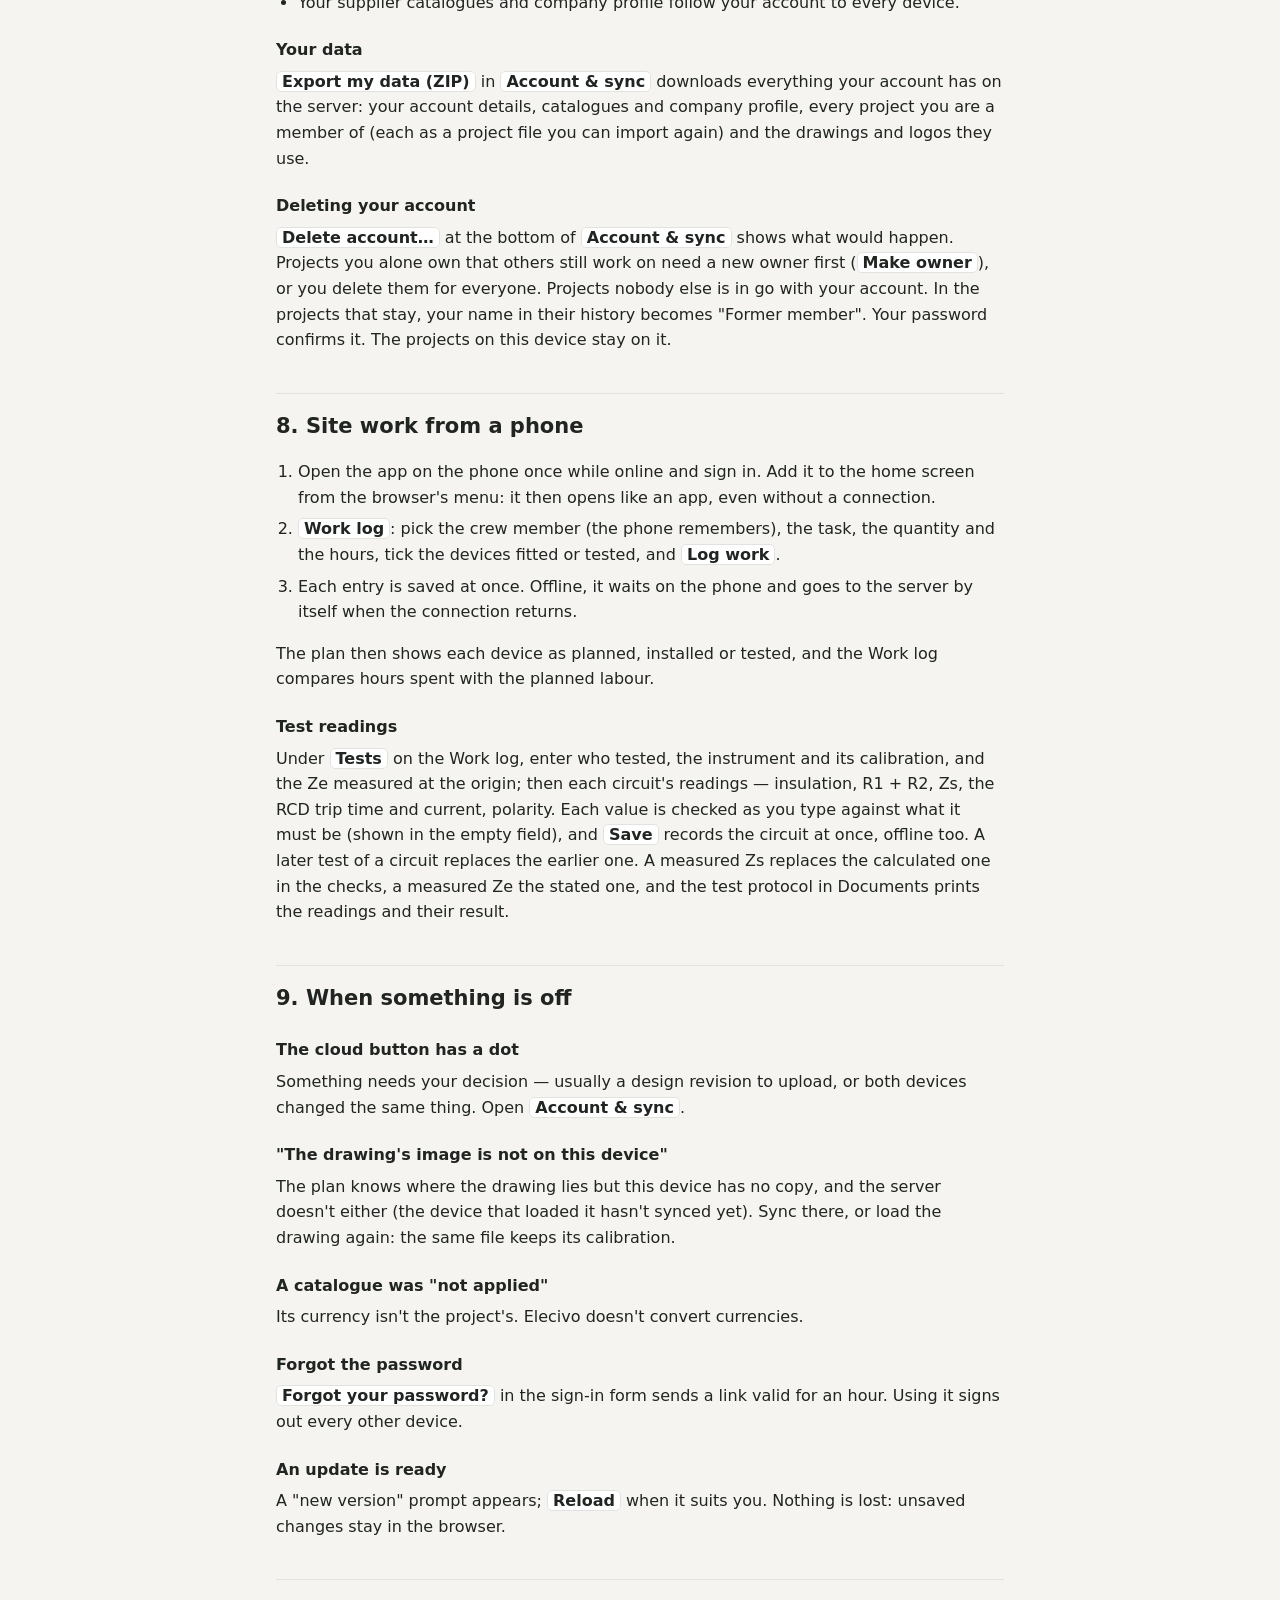
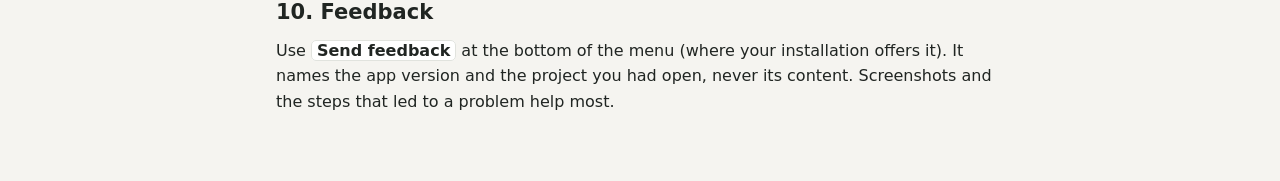
<file: demo/help/getting-started.html>
<!doctype html>
<html lang="en">
  <head>
    <meta charset="UTF-8" />
    <meta name="viewport" content="width=device-width, initial-scale=1.0" />
    <meta name="theme-color" content="#f5f4f0" />
    <link rel="icon" href="/icon.svg" type="image/svg+xml" />
    <title>Getting started · Elecivo</title>
    <style>
      :root { color-scheme: light; --ink: #202522; --muted: #626a65; --line: #e1e3de; --accent: #9a4a2c; --paper: #fff; --bg: #f5f4f0; }
      * { box-sizing: border-box; }
      body { margin: 0; background: var(--bg); color: var(--ink); font: 16px/1.6 system-ui, -apple-system, 'Segoe UI', Roboto, sans-serif; }
      main { max-width: 760px; margin: 0 auto; padding: 32px 16px 64px; }
      header { margin-bottom: 28px; }
      header p { color: var(--muted); margin: 4px 0 0; }
      h1 { font-size: 30px; line-height: 1.2; margin: 0; letter-spacing: -0.02em; }
      h2 { font-size: 21px; margin: 40px 0 8px; padding-top: 16px; border-top: 1px solid var(--line); }
      h3 { font-size: 16px; margin: 22px 0 4px; }
      p, li { margin: 6px 0; }
      ol, ul { padding-left: 22px; }
      a { color: var(--accent); }
      b.ui { font-weight: 600; background: var(--paper); border: 1px solid var(--line); border-radius: 5px; padding: 0 5px; white-space: nowrap; }
      .contents { background: var(--paper); border: 1px solid var(--line); border-radius: 10px; padding: 14px 18px; }
      .contents ol { margin: 0; columns: 2; column-gap: 32px; }
      .note { background: var(--paper); border-left: 3px solid var(--accent); padding: 10px 14px; border-radius: 0 8px 8px 0; margin: 12px 0; }
      @media (max-width: 560px) { .contents ol { columns: 1; } h1 { font-size: 25px; } }
      @media print { body { background: #fff; } .contents { break-after: page; } h2 { break-after: avoid; } }
    </style>
  </head>
  <body>
    <main>
      <header>
        <h1>Getting started with Elecivo</h1>
        <p>From a floor plan to a priced, documented electrical installation — and the site work that follows. About 15 minutes to read.</p>
      </header>

      <nav class="contents" aria-label="Contents">
        <ol>
          <li><a href="#idea">The idea</a></li>
          <li><a href="#projects">Projects and revisions</a></li>
          <li><a href="#plan">Drawing the plan</a></li>
          <li><a href="#circuits">Circuits and checks</a></li>
          <li><a href="#prices">Materials and prices</a></li>
          <li><a href="#documents">Documents and your letterhead</a></li>
          <li><a href="#account">Account, sync and sharing</a></li>
          <li><a href="#site">Site work from a phone</a></li>
          <li><a href="#trouble">When something is off</a></li>
          <li><a href="#feedback">Feedback</a></li>
        </ol>
      </nav>

      <h2 id="idea">1. The idea</h2>
      <p>You describe the installation once — rooms, devices and circuits — and everything else is <em>derived</em> from it: cable lengths from the routes, voltage drop and cable capacity, the distribution board, the bill of materials, labour, the quotation and every drawing. Change a device and all of them follow. Nothing in the documents is typed by hand.</p>
      <p>Two projects come with the app: <b class="ui">Demo</b>, a made-up apartment to try things on, and <b class="ui">Pilot</b>, a real apartment. Open the project panel with the project name at the top of the menu.</p>
      <p>The menu groups the screens the way the job runs: <b class="ui">Design</b> (plan, rooms and devices, circuits, board), <b class="ui">Quote</b> (bill of materials, documents) and <b class="ui">Site</b> (work log). Every screen has its own address: bookmark it, open it in a new tab, or send it to someone who has the project.</p>
      <div class="note">The app works without an account and without a connection: everything is kept in this browser. An account adds sync between devices, sharing with your team and backups on the server.</div>

      <h2 id="projects">2. Projects and revisions</h2>
      <p>The app opens on <b class="ui">Projects</b>: your jobs on this device, each with where it stands (in design or on site, unsaved changes, the last revision), and the examples. Click one to open it; <b class="ui">Site work</b> opens a crewed job straight on its work log. <b class="ui">Projects</b> at the start of the top bar brings you back. On a phone, a job with a crew opens on its work log.</p>
      <p>To start your own job, click <b class="ui">New project</b> there (or in the project panel): give it a name and choose the country, the supply (single- or three-phase) and the earthing system. It opens on an empty plan; add the rooms, then the devices. A device that fits no existing circuit gets a new one of its own (lighting, sockets or a dedicated appliance circuit), which you can change in <b class="ui">Circuits</b>.</p>
      <p><b class="ui">Duplicate</b> copies the open project (its last saved revision) to start a similar job — or duplicate the demo to practise on. The copy takes the design, prices and crew, not the work log or material entries. <b class="ui">Delete</b> removes a project from this browser; a copy on the server is kept. The demo and the pilot can't be deleted.</p>
      <p>Edits are <em>unsaved changes</em> until you save them as a <em>revision</em>. A revision is a full, numbered snapshot (r1, r2, …) that is never changed afterwards — like issuing a drawing.</p>
      <ol>
        <li>Make changes anywhere. The top bar shows <b class="ui">Unsaved changes</b>; <b class="ui">Undo</b> and <b class="ui">Redo</b> (Ctrl/⌘+Z, Ctrl/⌘+Shift+Z) work on every edit. Press <b class="ui">?</b> outside a text field for the list of keyboard shortcuts (Esc closes it).</li>
        <li>Click <b class="ui">Unsaved changes</b>, write a short summary (or leave it empty to use the list of changes) and <b class="ui">Save revision</b>.</li>
        <li>The project panel lists every revision. <b class="ui">Restore</b> loads an older one as unsaved changes; saving it makes it current again — history is never rewritten.</li>
      </ol>
      <p><b class="ui">Export project file</b> and <b class="ui">Import project file</b> move whole projects between browsers without an account.</p>

      <h2 id="plan">3. Drawing the plan</h2>
      <p>Open <b class="ui">Plan</b> and click <b class="ui">Edit layout</b>.</p>
      <h3>Add rooms</h3>
      <p>Pick <b class="ui">+ Room</b> and click an empty part of the plan: a 2 × 2 m room appears there, selected, so you can drag its corners to its real shape (a new project's empty plan offers <b class="ui">Draw a room</b> for the first one). Name it and set its type under <b class="ui">Rooms &amp; devices</b>.</p>
      <h3>A quick quote, without drawing</h3>
      <p>For a first price, choose <b class="ui">Quick quote</b> when you create the project. In <b class="ui">Rooms &amp; devices</b>, add the rooms the way the client describes them (type and area), then <b class="ui">Typical devices for … empty rooms</b>: sockets, lights, switches and the fixed appliances appear, on circuits spread over the RCD groups the load needs. The set depends on the room's type and area — e.g. a bedroom gets a socket per 5 m² (at least 3), a light and a switch; a kitchen 4 worktop sockets, an oven with hob and a dishwasher. It is our planning assumption, not a standard: check it with the client and change what differs. In a room already drawn on the plan the devices are laid out inside it — lights across the middle, switches beside the door, the rest round the walls — ready to be dragged where they really go. One undo takes it back.</p>
      <p>Cable lengths are then <em>estimated</em> from the size of the flat and the devices on each circuit, shown as <b class="ui">≈ 19 m</b> on Circuits and said to be on the bill of materials and the quote. Type a length you know, or draw the plan later: <b class="ui">Place on plan</b> puts a room on it with its devices inside, ready to drag into place; routes then measure the cable.</p>
      <h3>Trace a drawing</h3>
      <ol>
        <li>Under <b class="ui">Drawing &amp; plan size</b>, load the architect's drawing (PNG, JPG, SVG or PDF).</li>
        <li>Use <b class="ui">Calibrate</b>: click both ends of a wall whose length you know and enter it. The drawing is scaled to real millimetres.</li>
        <li>Add each room with <b class="ui">+ Room</b> and shape it over the drawing: drag corners, double-click an edge to add one. Room areas follow the outlines.</li>
      </ol>
      <h3>Rooms you measured yourself</h3>
      <p>Select a room and type its walls and corner angles in order, as measured; the closing wall is calculated, so a gap there shows a measuring error.</p>
      <h3>Devices, doors and fixtures</h3>
      <p>Pick <b class="ui">+ Socket</b>, <b class="ui">+ Light</b>, <b class="ui">+ Switch</b> or <b class="ui">+ Appliance outlet</b> and click inside a room; the circuit is suggested from the room. Drag to move (10 mm grid), arrow keys to nudge. A selected device's variant picks its accessory: a two-way, intermediate or two-gang switch or a dimmer, a double or IP44 socket, an EV charger. Doors, windows, baths and showers matter too: bathroom zones are checked against them.</p>
      <h3>Cable routes</h3>
      <p>First drag the board marker (<b class="ui">DB-01</b>) in <b class="ui">Select &amp; move</b> to where the board really is: every route starts there. With <b class="ui">Cable route</b>, click a device to show its circuit's route; <b class="ui">Create routes for all circuits</b> plans them along the walls. Cable lengths then come from the routes, including the drops to each device. In a panel building, whose load-bearing walls may not be chased horizontally, tick <b class="ui">Panel building</b> in <b class="ui">Project settings</b>: socket and appliance circuits then run in the floor and rise vertically to each device, lighting stays in the ceiling, and a circuit you set back to chased is flagged.</p>

      <h2 id="circuits">4. Circuits and checks</h2>
      <p><b class="ui">Circuits</b> lists each circuit with its load, current, cable, breaker, voltage drop and cable capacity. Click a row to edit it in a panel on the right (Esc closes it): the cross-section (1.5 to 16 mm²), the length in metres, the protection and the breaker. The checks run again at once. A new circuit takes its load from the devices you put on it; leave its length empty to have it estimated. Defaults follow the author's one-size-below practice: lighting 1.5 mm² / C10, sockets 2.5 mm² / C16 — IEC 60364 allows C16 on 1.5 mm² (installation method B2), but 10 A leaves a safer margin in use. The breaker curve for new circuits (C curve by default, or B on single-phase / C on three-phase for selectivity behind a small incomer) is set under <b class="ui">Distribution board</b>.</p>
      <p>Problems appear as issues with a severity (the checks button in the top bar collects them) and, where there is one, a suggested fix. <b class="ui">Show</b> on an issue opens what it is about — a circuit in its editor, a room on the plan, an RCD on the board — and the plan and the board mark what has an issue. A warning you judged acceptable can be <b class="ui">Accepted</b> with a reason (errors can't): it then counts as settled, and the documents list it with your reason, name and date. If the warning's value later changes, the acceptance lapses and it is open again. <b class="ui">Project settings</b> holds what the checks need: supply, earthing, ambient temperature, the earth fault loop impedance Ze at the origin, and the supply protection (the breaker or fuse ahead of the board, in A per phase) — enter the measured or declared values; Elecivo never assumes them. With the supply protection entered, Elecivo also checks the maximum demand of each phase and that every RCD is protected against overload. At the bottom, <b class="ui">Appearance</b> picks a colour scheme (Workshop, Panel or Drafting) and light, dark or the device's setting; it is kept in this browser and never changes the project or the printed documents.</p>
      <p>Lights and appliances can say what kind of start-up current they draw (motor, LED driver, transformer). Elecivo then warns when the surge may trip the breaker and suggests the next curve (B → C) — but only gives it as a fix when the earth fault loop impedance still allows it. The start-up figures are planning assumptions: check them against the device datasheets.</p>
      <p>Each circuit is protected by a breaker in an RCD group or by an RCBO, chosen under <b class="ui">Protection</b>. An RCBO has its own 30 mA protection, so a fault on it leaves every other circuit on — useful for fridges, freezers and outdoor circuits; it takes more board space and costs more.</p>
      <p><b class="ui">Distribution board</b> shows the enclosure, RCD groups, rail layout, wiring and the single-line diagram, all derived from the circuits. Devices that are not part of the supply → RCD → breaker chain — a contactor, a meter, a timer, a relay — are listed under the circuits on the single-line diagram as <b class="ui">Other board devices</b>, each with its designation, rating and what feeds it (<b class="ui">not fed</b> while nothing is wired to its input).</p>
      <p>Every device on the board carries a reference designation, numbered along the rails from the top left: in Bulgaria QS1 for the main switch, FV1 for the surge protector, QD1, QD2 for the RCDs and QF1, QF2… for the breakers; in Germany the class letter with a minus (-Q1, -F1…). The drawing, the single-line diagram, the labels, the panel legend, the circuit schedule and the test protocol all print it beside the circuit's own code (R7, K-02): the circuit names the line and its loads, the designation the device that protects it. Designations follow the rail order, so moving a device renumbers them; they are never typed. The project's country picks the scheme, which still awaits a designer's confirmation.</p>
      <p>To put an RCD group on a particular rail, pick the rail in the <b class="ui">DIN rails</b> panel above the rails. The incomer stays first; a choice that does not fit the enclosure is placed automatically and named in a note.</p>
      <p>To change which RCD group a circuit sits in, open <b class="ui">Edit groups</b> above the board&rsquo;s group cards and pick the group under each circuit (or a new group). The board, labels and documents follow; the arrangement stays when you add circuits later.</p>
      <p>The board design is the devices on the board and the wires between their terminals; it starts as the board the circuits give, and the first change stores it. Once a design has devices, the DIN rails, the enclosure size and the module count follow it: a breaker wired to another RCD moves into that group. The DIN rails view is one drawing of the board: the enclosure, its rails and the wiring ducts between them, every device with its rating, its terminals as dots (inputs on top, outputs at the bottom) and the pale spare modules. It opens in <b class="ui">View</b>, the board alone; switch to <b class="ui">Edit</b> to change it. The drawing stays where it is in every mode, and <b class="ui">&minus;</b> / <b class="ui">+</b> above it (or the <kbd>-</kbd> <kbd>+</kbd> keys, Ctrl / &#8984; + wheel or a trackpad pinch) zoom it, <b class="ui">Fit</b> (or <kbd>0</kbd>) returns it to the width of the screen; a zoomed drawing scrolls; the column beside it (below it on a phone) holds what changes: the enclosure, rails and presets while nothing is selected, and the selected device's panel after a click. Every device on the rails has a <b class="ui">Type</b> — turn an MCB into an RCBO or a relay into a contactor; its wires stay on the terminals the new type still has, and any it has no terminal for are listed and removed —, its width in <b class="ui">Modules</b> for a product wider than the standard (<b class="ui">Standard</b> sets it back), its <b class="ui">Poles</b> where it comes in more than one (1P, 1P+N, 3P, 3P+N; the width follows) and, on a contactor or relay, its <b class="ui">NC contacts</b>, closed while the coil is off. A breaker's <b class="ui">Protection</b> offers the two standard solutions, each with a line on when to use it: <b class="ui">RCD + MCB</b> in one of the RCD groups (the usual choice: the group shares one 30 mA RCD) or an <b class="ui">RCBO</b> with its own 30 mA (a fridge or freezer, an alarm, outdoor or bathroom circuits; it is fed straight from the main switch). Switching keeps the breaker's circuit and its place. Every kind has its standard width — a single-phase surge protector takes 2 modules — and a width set by hand is what the rails, the enclosure and the labour count. Each terminal carries its marking as printed on the device: 1 / 2 (3 / 4, 5 / 6) for the poles, A1 / A2 for a coil, 11 / 12 for an NC contact, 15 / 16 / 18 for a time relay's changeover and 11 / 12 / 14 for an auxiliary contact. Besides that, an RCD's rating, sensitivity and breakers (<b class="ui">Add breaker</b>), the circuit a breaker protects, the number of terminals of an N or PE bar, the poles and outlets of a distribution block, the rating of a fuse, whether an energy meter is MID-approved for billing, whether an ammeter is in the line or on a current transformer and its range, a transformer's ratio, one lamp or three (L1 L2 L3), the poles and rating of a switch-disconnector (1P, 1P+N or 3P+N — its width follows), the rating of a changeover switch or impulse relay, a staircase timer's delay, a twilight switch's light level, a thermostat's set point, a load-shedding relay's limit (a new one takes the supply's protection when the project states it), a power supply's output (12 or 24 V DC) and power (its width follows), a bell transformer's voltage, an AFDD's rating, the breaker or switch an auxiliary contact or a shunt trip is clipped to, or <b class="ui">Remove</b>. ◀ ▶ or the arrow keys move the selected device one place along the rail (a breaker at the end of its group moves into the next group); Delete removes it. Or drag a device along the rails: an orange line shows where it will go, before or after the device under the pointer. A breaker dropped among another group's breakers joins that group, an RCD takes its whole group with it, and the main switch stays first. The N and PE bars stand beside the rails, coloured blue and green-yellow: one PE bar and one N bar per RCD group are added from the circuits, and they move the same way. Coloured lines in the ducts show what feeds what. <b class="ui">Wires</b> (the default) draws every conductor; <b class="ui">Groups</b> tints each group's devices, names it under the rail and draws the feeds only. Breakers side by side in one group, fed from the same terminal, share a comb busbar along their tops: it carries their feeds, so only the first breaker's feed is drawn. The board document prints this drawing in its Wires view. To rewire, click a terminal and then the one it should be joined to: the terminals of the same conductor light up, and an input (or a device's PE, or a coil's return) takes its new feed in place of the old one (Esc cancels). Click a wire to select it, then press Delete or <b class="ui">Remove wire</b> to remove it. <b class="ui">Simulate</b> tries the board out without changing it — its controls sit in the toolbar above the drawing, each event pops up on the drawing and stays in the <b class="ui">Events</b> tab until <b class="ui">Reset</b>, and <b class="ui">Leave (Esc)</b> goes back to View; nothing in it is saved: <b class="ui">Switch the supply on</b>, then live wires are drawn full and dead ones pale, and a lamp on each device shows whether it has power. Click a device to switch it off or on: a changeover switch steps I → 0 → II (its knob shows where it is; II takes the generator input), and a push button is pressed once, turning over the impulse relay it pulses — the relay keeps its contact until the next press, while a staircase timer starts and keeps the light on until you click the timer to end its time. Click a control device to set what it senses — dark or daylight, cold or warm, in or out of the programmed hours, demand over the limit, a phase fault, on or off from the app — and its contact follows (a load-shedding relay drops its load over the limit, a phase monitor opens on a fault or a voltage out of range); an amber lamp in its corner shows it is set; pick a fault (earth leakage, overload, short circuit, arc fault) and where it happens, then <b class="ui">Play</b> to see what trips — each event pops up as a notification in the corner for a few seconds (amber when something tripped, red when nothing could clear the fault), and <b class="ui">Events</b> keeps the last ones; set the supply voltage too high or too low to see a voltage relay open. Time relays hold off after the supply comes back until you end their delay. Meters show live values on their displays: the voltage as the supply event sets it, and the current and power of the circuits whose breakers are on below them (their design currents); <b>OL</b> means beyond the meter's range. Indicator lamps light while their phase is present. The secondary of a current transformer to its ammeter is drawn as a dotted purple line, and the low-voltage output of a power supply or bell transformer as a dashed orange one. An auxiliary contact feeds its NO output while the device it is clipped to is on and its NC output once it is off or tripped; a shunt trip opens its device as soon as its coil gets 230 V (from a stop button); an AFDD also trips on an arc fault, which a plain breaker does not see. <b class="ui">Wiring check</b> lists what is not connected right (a device with no feed or no neutral, a neutral from another RCD, a coil that never closes, an SPD without earth, a breaker with no RCD, a live wired to a neutral, an ammeter not wired to a current transformer, a transformer whose secondary is open, an impulse relay or staircase timer whose coil is fed without a push button, a control device without the supply of its electronics on A1 / A2, a changeover switch with nothing on input II, an auxiliary contact or shunt trip clipped to nothing, a shunt trip whose coil is live without a button) and, where the fix is clear, a button that adds the right wire. In <b class="ui">Edit</b>, the palette at the right of the drawing (below it on a tablet or phone) adds a device in one click, wired as usual: <b class="ui">Breaker 1P</b>, <b class="ui">1P+N</b> (and <b class="ui">3P</b>, <b class="ui">3P+N</b> on three phases) joins the RCD group of the selected device, or the last group, and the BOM buys it with those poles; <b class="ui">RCD</b> is fed from the incomer; <b class="ui">RCBO</b> and <b class="ui">Surge protector</b> sit right after the incomer; then <b class="ui">Voltage relay</b>, <b class="ui">Contactor</b>, <b class="ui">DIN socket</b>, <b class="ui">N bar</b> and <b class="ui">PE bar</b>. <b class="ui">Add device…</b> opens a list of every device with a search box (type a name in English or Bulgarian), the last ones you added on top, and for each a line on what it is and how many modules it takes; ↓ ↑ and Enter add one, Esc closes. It holds everything by section — protection, distribution (an always-on group, a fuse holder, a distribution block, and <b class="ui">Main distribution</b>, which puts one block after the main switch and moves every group the main switch fed onto its outlets, so all rails are fed from it), switching, control, accessories and measuring — and on a phone it is the whole palette. The green <b class="ui">+</b> under a group's last breaker adds a breaker too. Under the drawing a strip of tabs — <b class="ui">Groups</b>, <b class="ui">Checks</b> and <b class="ui">BOM</b>, each with a count — opens the protection groups, every open check and the bill of materials; <b class="ui">Look here</b> on a check switches to Edit, selects the device it is about, centres it and rings it with a ⚠ for a moment (checks about something that is not on the board stay in the list)Nothing asks a question: what the board checks doubt is listed under <b class="ui">Board warnings</b> under the drawing, and never blocks the design. <b class="ui">Advanced wiring</b> in the device panel lists the device's wires terminal by terminal, × removes one, and <b class="ui">Connect</b> joins one of its terminals to any other device's. Before the first change, <b class="ui">Minimal</b>, <b class="ui">Standard</b> and <b class="ui">Max safety</b> pick what the starting board has: the spare rail, DIN socket, contactor, always-on group and voltage relay.</p>

      <h2 id="prices">5. Materials and prices</h2>
      <p><b class="ui">Bill of materials</b> lists what to buy — cable per cross-section with your waste margin, conduit, boxes (a deep box for a dimmer, or a switch box where three or more cables meet), accessories, board equipment with its ferrules (a twin one where two links share a terminal) — and the labour. Default prices are planning estimates: replace them with yours. <b class="ui">Quotation</b> opens Documents, where the quotation is printed and sent.</p>
      <h3>Your suppliers' price lists</h3>
      <ol>
        <li>Under <b class="ui">Suppliers</b>, <b class="ui">Import a price list</b> (CSV or Excel XLSX as your distributor sends it).</li>
        <li>Check the columns Elecivo guessed (code, name, price, unit, pack size), whether prices include VAT, and name the supplier.</li>
        <li>On a BOM line, the truck button lets you search all your catalogues and pick the item that supplies it. The catalogue remembers the match for every project.</li>
      </ol>
      <p>Lines are priced from the first catalogue that has them; reorder catalogues to prefer one supplier. Prices are converted to net, per metre or piece, and the order rounds up to whole rolls and boxes. A price you type on a line always wins. Prices are copied into the project when applied, so a saved revision keeps the prices it quoted.</p>
      <p><b class="ui">Breakers and RCDs</b> on the BOM screen picks a manufacturer series (NOARK Ex9 for now). Each MCB, RCD and RCBO the series makes then shows its part number on the BOM, the supplier orders and the board legend. Lines the series has no part for stay generic. The series only names the part; prices still come from your catalogues, and a price list with the series' part numbers prices them without matching each line by hand.</p>

      <h3>Material on site</h3>
      <p>Under <b class="ui">Material on site</b>, on the <b class="ui">Work log</b> screen next to the site work, log deliveries as they arrive (and, for things the work log doesn't cover, what was used). Each line shows needed, delivered, used, on site and still to buy, by stage — <em>rough-in</em> (cable, conduit, boxes, the enclosure) or <em>second fix</em> (accessories and protection). Cable used comes from the metres pulled in the work log, accessories from the devices marked installed. Once deliveries are logged, the <b class="ui">Bill of materials</b> shows a <b class="ui">To buy</b> column too. In <b class="ui">Documents</b>, choose the stage under <b class="ui">Orders for</b> to order only what is still to buy.</p>

      <h2 id="documents">6. Documents and your letterhead</h2>
      <p>Under <b class="ui">As-built changes</b>, on the <b class="ui">Work log</b> screen, record what was changed on site and differs from the design: the device, circuit, route or board, the room, and why. Give the date and who made the change. Each entry is saved at once, like the work log, so the crew can add one from the site. Once the design has been brought in line, pick the saved revision that shows the change under <b class="ui">In design</b>; the As-built changes document prints it (or <b class="ui">Not yet</b>). Remove an entry you entered by mistake.</p>
      <p><b class="ui">Documents</b> builds every document from a saved revision (or, marked DRAFT, from unsaved changes): quotation, plans, circuit schedule, cable journal, board, the test protocol to fill in on site, material lists, orders per supplier, labour, work log, as-built changes (what was built differently from the design). Preview any of them, download PDF, CSV or Excel, or a whole pack — <em>client</em>, <em>site</em>, <em>engineering</em>, <em>procurement</em> or everything. The device plan and the board also have a <b class="ui">DXF</b> button: the drawing as a CAD file in millimetres (one layer per plan layer) to continue in AutoCAD or DraftSight.</p>
      <p><b class="ui">Board labels and markers</b> starts with a sheet of label strips, one per rail, at true size: each device's sticker is as wide as its modules (17.5 mm each) and carries a coloured band (lighting yellow, sockets green, appliances red, merged over neighbours that share it), an icon, the rooms the circuit feeds, its designation, circuit and rating. To change a sticker, select the device on the <b class="ui">Board</b> tab in <b class="ui">Edit</b> and open <b class="ui">Label</b>: pick the band colour and icon, type the band or the text; an empty field shows what the design gives. Print that page at 100 % on label stock, check it against the label carrier of your enclosure and cut along the lines; the cable and terminal markers follow on their own pages.</p>
      <p>Once the quotation has gone to the client, mark it on the bill of materials: <b class="ui">Mark the quote of r… as sent</b> (from a saved revision), then <b class="ui">Accepted</b> or <b class="ui">Rejected</b> when they answer. The start screen shows where each project stands, and it is saved with the next revision.</p>
      <h3>Your letterhead</h3>
      <ol>
        <li><b class="ui">Company profile…</b>: company name, address, contact, VAT number, bank details, a footer line, your logo and an accent colour. Fill it in once.</li>
        <li><b class="ui">Apply company profile</b> copies it into the open project; then save a revision.</li>
      </ol>
      <p>Documents can be produced in English, Bulgarian, German or Russian, whatever language the app is in.</p>

      <h2 id="account">7. Account, sync and sharing</h2>
      <p>Open <b class="ui">Account &amp; sync</b> (the cloud in the top bar) and create an account. We send a link to your e-mail address: open it to confirm the address. Until you do, you can work and sync your own projects, but nobody can share a project with you. Then:</p>
      <ul>
        <li><b class="ui">Upload to the server</b> puts the open project there; <b class="ui">Sync now</b> sends and fetches saved revisions. Only saved revisions sync.</li>
        <li>Share a project by e-mail as <em>Owner</em>, <em>Editor</em>, <em>Crew</em> (logs site work only and sees only the Site screens) or <em>Viewer</em>. The person gets an e-mail; the project reaches them once they have an account with that address and have confirmed it. Until then it is listed as <em>invited</em>, and you can withdraw the invitation.</li>
        <li>On another device, sign in and <b class="ui">Download</b> the project.</li>
        <li>If two devices both saved, Elecivo merges them: what changed on one side is kept; where both changed the same thing, you choose which to keep, item by item (<b class="ui">Merge and upload</b>).</li>
        <li>Your supplier catalogues and company profile follow your account to every device.</li>
      </ul>
      <h3>Your data</h3>
      <p><b class="ui">Export my data (ZIP)</b> in <b class="ui">Account &amp; sync</b> downloads everything your account has on the server: your account details, catalogues and company profile, every project you are a member of (each as a project file you can import again) and the drawings and logos they use.</p>
      <h3>Deleting your account</h3>
      <p><b class="ui">Delete account…</b> at the bottom of <b class="ui">Account &amp; sync</b> shows what would happen. Projects you alone own that others still work on need a new owner first (<b class="ui">Make owner</b>), or you delete them for everyone. Projects nobody else is in go with your account. In the projects that stay, your name in their history becomes "Former member". Your password confirms it. The projects on this device stay on it.</p>

      <h2 id="site">8. Site work from a phone</h2>
      <ol>
        <li>Open the app on the phone once while online and sign in. Add it to the home screen from the browser's menu: it then opens like an app, even without a connection.</li>
        <li><b class="ui">Work log</b>: pick the crew member (the phone remembers), the task, the quantity and the hours, tick the devices fitted or tested, and <b class="ui">Log work</b>.</li>
        <li>Each entry is saved at once. Offline, it waits on the phone and goes to the server by itself when the connection returns.</li>
      </ol>
      <p>The plan then shows each device as planned, installed or tested, and the Work log compares hours spent with the planned labour.</p>
      <h3>Test readings</h3>
      <p>Under <b class="ui">Tests</b> on the Work log, enter who tested, the instrument and its calibration, and the Ze measured at the origin; then each circuit's readings — insulation, R1 + R2, Zs, the RCD trip time and current, polarity. Each value is checked as you type against what it must be (shown in the empty field), and <b class="ui">Save</b> records the circuit at once, offline too. A later test of a circuit replaces the earlier one. A measured Zs replaces the calculated one in the checks, a measured Ze the stated one, and the test protocol in Documents prints the readings and their result.</p>

      <h2 id="trouble">9. When something is off</h2>
      <h3>The cloud button has a dot</h3>
      <p>Something needs your decision — usually a design revision to upload, or both devices changed the same thing. Open <b class="ui">Account &amp; sync</b>.</p>
      <h3>"The drawing's image is not on this device"</h3>
      <p>The plan knows where the drawing lies but this device has no copy, and the server doesn't either (the device that loaded it hasn't synced yet). Sync there, or load the drawing again: the same file keeps its calibration.</p>
      <h3>A catalogue was "not applied"</h3>
      <p>Its currency isn't the project's. Elecivo doesn't convert currencies.</p>
      <h3>Forgot the password</h3>
      <p><b class="ui">Forgot your password?</b> in the sign-in form sends a link valid for an hour. Using it signs out every other device.</p>
      <h3>An update is ready</h3>
      <p>A "new version" prompt appears; <b class="ui">Reload</b> when it suits you. Nothing is lost: unsaved changes stay in the browser.</p>

      <h2 id="feedback">10. Feedback</h2>
      <p>Use <b class="ui">Send feedback</b> at the bottom of the menu (where your installation offers it). It names the app version and the project you had open, never its content. Screenshots and the steps that led to a problem help most.</p>
    </main>
  </body>
</html>
</file>
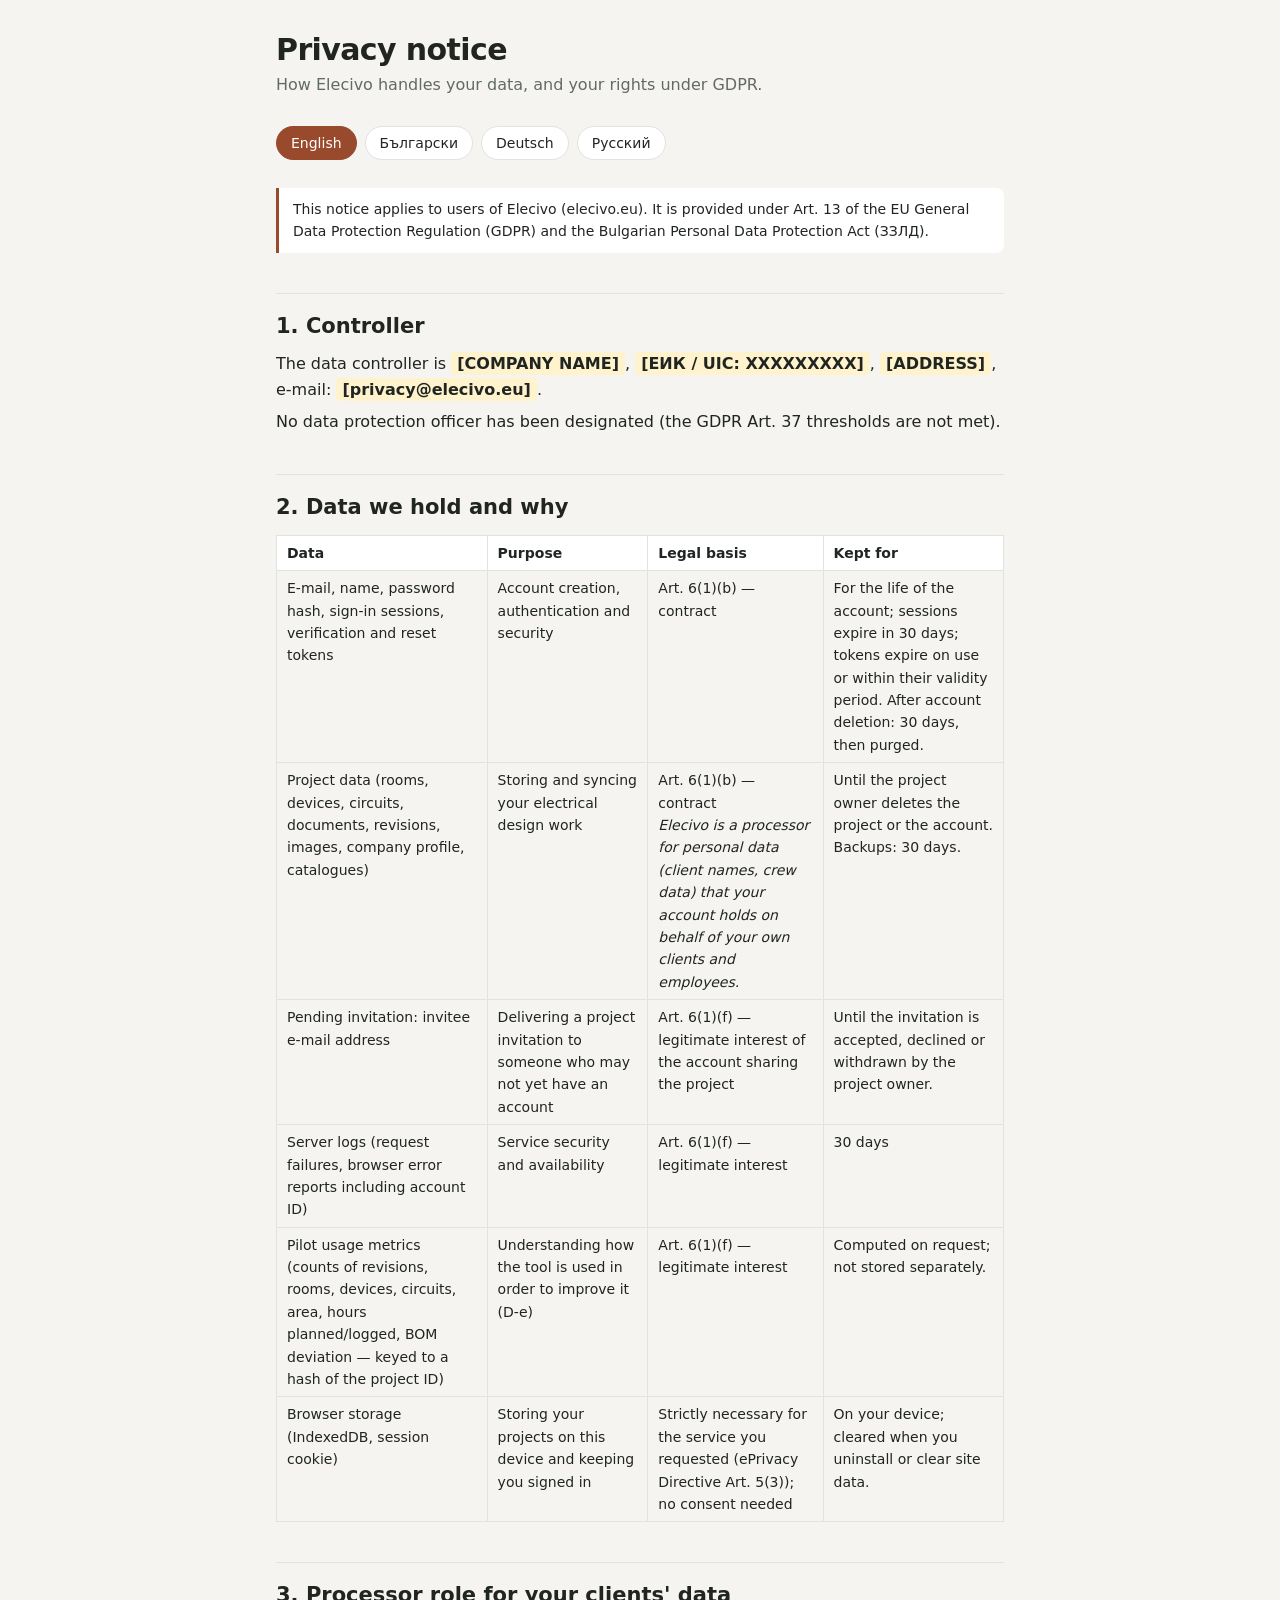
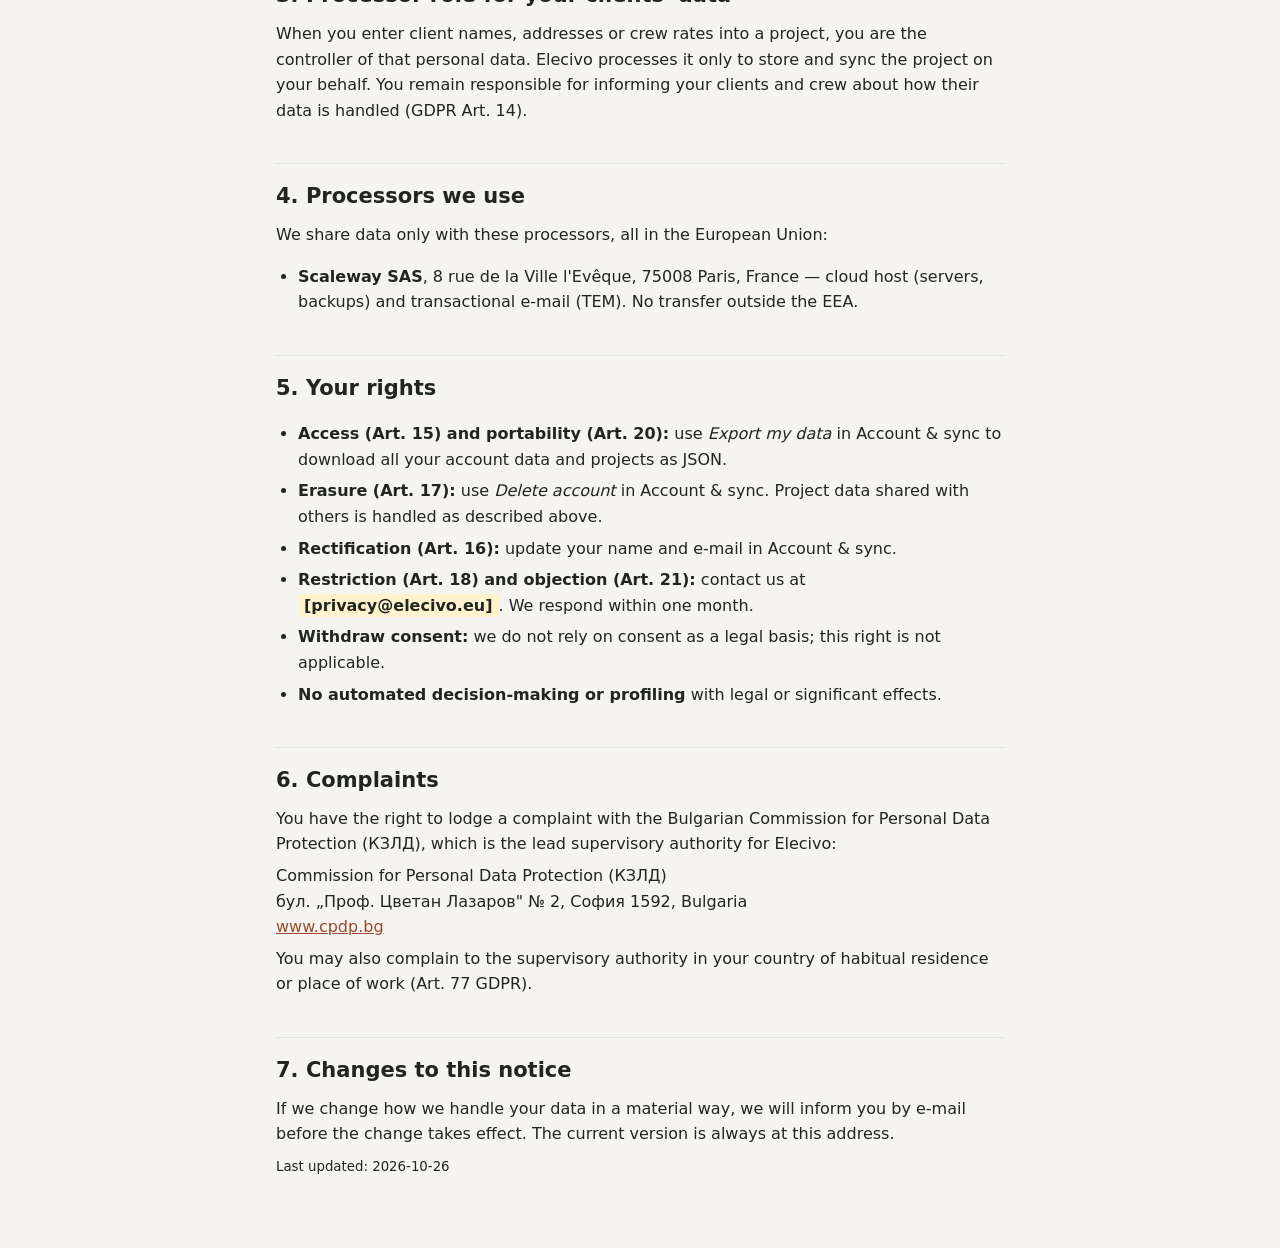
<file: demo/help/privacy.html>
<!doctype html>
<html lang="en">
  <head>
    <meta charset="UTF-8" />
    <meta name="viewport" content="width=device-width, initial-scale=1.0" />
    <meta name="theme-color" content="#f5f4f0" />
    <link rel="icon" href="/icon.svg" type="image/svg+xml" />
    <title>Privacy notice · Elecivo</title>
    <style>
      :root { color-scheme: light; --ink: #202522; --muted: #626a65; --line: #e1e3de; --accent: #9a4a2c; --paper: #fff; --bg: #f5f4f0; }
      * { box-sizing: border-box; }
      body { margin: 0; background: var(--bg); color: var(--ink); font: 16px/1.6 system-ui, -apple-system, 'Segoe UI', Roboto, sans-serif; }
      main { max-width: 760px; margin: 0 auto; padding: 32px 16px 64px; }
      header { margin-bottom: 28px; }
      header p { color: var(--muted); margin: 4px 0 0; }
      h1 { font-size: 30px; line-height: 1.2; margin: 0; letter-spacing: -0.02em; }
      h2 { font-size: 21px; margin: 40px 0 8px; padding-top: 16px; border-top: 1px solid var(--line); }
      h3 { font-size: 16px; margin: 22px 0 4px; }
      p, li { margin: 6px 0; }
      ol, ul { padding-left: 22px; }
      a { color: var(--accent); }
      table { border-collapse: collapse; width: 100%; margin: 10px 0; font-size: 14px; }
      th, td { text-align: left; padding: 6px 10px; border: 1px solid var(--line); vertical-align: top; }
      th { background: var(--paper); font-weight: 600; }
      .lang-bar { display: flex; gap: 8px; margin-bottom: 28px; flex-wrap: wrap; }
      .lang-bar button { padding: 5px 14px; border: 1px solid var(--line); border-radius: 20px; background: var(--paper); cursor: pointer; font: inherit; font-size: 14px; color: var(--ink); }
      .lang-bar button.active { background: var(--accent); color: #fff; border-color: var(--accent); }
      .lang-section { display: none; }
      .lang-section.active { display: block; }
      .placeholder { background: #fff3cd; padding: 2px 6px; border-radius: 4px; font-weight: 600; }
      .notice { background: var(--paper); border-left: 3px solid var(--accent); padding: 10px 14px; border-radius: 0 8px 8px 0; margin: 12px 0; font-size: 14px; }
      @media (max-width: 560px) { h1 { font-size: 25px; } th, td { padding: 4px 6px; } }
      @media print { body { background: #fff; } .lang-bar { display: none; } .lang-section { display: none; } .lang-section[lang="en"] { display: block; } }
    </style>
  </head>
  <body>
    <main>
      <header>
        <h1 id="page-title">Privacy notice</h1>
        <p id="page-sub">How Elecivo handles your data, and your rights under GDPR.</p>
      </header>

      <div class="lang-bar" role="group" aria-label="Language">
        <button onclick="setLang('en')" class="active" lang="en">English</button>
        <button onclick="setLang('bg')" lang="bg">Български</button>
        <button onclick="setLang('de')" lang="de">Deutsch</button>
        <button onclick="setLang('ru')" lang="ru">Русский</button>
      </div>

      <!-- ═══════════════════════════════════════ ENGLISH ═══════════════════════════════════════ -->
      <div class="lang-section active" lang="en">
        <div class="notice">This notice applies to users of Elecivo (elecivo.eu). It is provided under Art. 13 of the EU General Data Protection Regulation (GDPR) and the Bulgarian Personal Data Protection Act (ЗЗЛД).</div>

        <h2>1. Controller</h2>
        <p>The data controller is <span class="placeholder">[COMPANY NAME]</span>, <span class="placeholder">[ЕИК / UIC: XXXXXXXXX]</span>, <span class="placeholder">[ADDRESS]</span>, e-mail: <span class="placeholder">[privacy@elecivo.eu]</span>.</p>
        <p>No data protection officer has been designated (the GDPR Art. 37 thresholds are not met).</p>

        <h2>2. Data we hold and why</h2>
        <table>
          <tr><th>Data</th><th>Purpose</th><th>Legal basis</th><th>Kept for</th></tr>
          <tr>
            <td>E-mail, name, password hash, sign-in sessions, verification and reset tokens</td>
            <td>Account creation, authentication and security</td>
            <td>Art. 6(1)(b) — contract</td>
            <td>For the life of the account; sessions expire in 30 days; tokens expire on use or within their validity period. After account deletion: 30 days, then purged.</td>
          </tr>
          <tr>
            <td>Project data (rooms, devices, circuits, documents, revisions, images, company profile, catalogues)</td>
            <td>Storing and syncing your electrical design work</td>
            <td>Art. 6(1)(b) — contract<br><em>Elecivo is a processor for personal data (client names, crew data) that your account holds on behalf of your own clients and employees.</em></td>
            <td>Until the project owner deletes the project or the account. Backups: 30 days.</td>
          </tr>
          <tr>
            <td>Pending invitation: invitee e-mail address</td>
            <td>Delivering a project invitation to someone who may not yet have an account</td>
            <td>Art. 6(1)(f) — legitimate interest of the account sharing the project</td>
            <td>Until the invitation is accepted, declined or withdrawn by the project owner.</td>
          </tr>
          <tr>
            <td>Server logs (request failures, browser error reports including account ID)</td>
            <td>Service security and availability</td>
            <td>Art. 6(1)(f) — legitimate interest</td>
            <td>30 days</td>
          </tr>
          <tr>
            <td>Pilot usage metrics (counts of revisions, rooms, devices, circuits, area, hours planned/logged, BOM deviation — keyed to a hash of the project ID)</td>
            <td>Understanding how the tool is used in order to improve it (D-e)</td>
            <td>Art. 6(1)(f) — legitimate interest</td>
            <td>Computed on request; not stored separately.</td>
          </tr>
          <tr>
            <td>Browser storage (IndexedDB, session cookie)</td>
            <td>Storing your projects on this device and keeping you signed in</td>
            <td>Strictly necessary for the service you requested (ePrivacy Directive Art. 5(3)); no consent needed</td>
            <td>On your device; cleared when you uninstall or clear site data.</td>
          </tr>
        </table>

        <h2>3. Processor role for your clients' data</h2>
        <p>When you enter client names, addresses or crew rates into a project, you are the controller of that personal data. Elecivo processes it only to store and sync the project on your behalf. You remain responsible for informing your clients and crew about how their data is handled (GDPR Art. 14).</p>

        <h2>4. Processors we use</h2>
        <p>We share data only with these processors, all in the European Union:</p>
        <ul>
          <li><strong>Scaleway SAS</strong>, 8 rue de la Ville l'Evêque, 75008 Paris, France — cloud host (servers, backups) and transactional e-mail (TEM). No transfer outside the EEA.</li>
        </ul>

        <h2>5. Your rights</h2>
        <ul>
          <li><strong>Access (Art. 15) and portability (Art. 20):</strong> use <em>Export my data</em> in Account &amp; sync to download all your account data and projects as JSON.</li>
          <li><strong>Erasure (Art. 17):</strong> use <em>Delete account</em> in Account &amp; sync. Project data shared with others is handled as described above.</li>
          <li><strong>Rectification (Art. 16):</strong> update your name and e-mail in Account &amp; sync.</li>
          <li><strong>Restriction (Art. 18) and objection (Art. 21):</strong> contact us at <span class="placeholder">[privacy@elecivo.eu]</span>. We respond within one month.</li>
          <li><strong>Withdraw consent:</strong> we do not rely on consent as a legal basis; this right is not applicable.</li>
          <li><strong>No automated decision-making or profiling</strong> with legal or significant effects.</li>
        </ul>

        <h2>6. Complaints</h2>
        <p>You have the right to lodge a complaint with the Bulgarian Commission for Personal Data Protection (КЗЛД), which is the lead supervisory authority for Elecivo:</p>
        <p>Commission for Personal Data Protection (КЗЛД)<br>
        бул. „Проф. Цветан Лазаров" № 2, София 1592, Bulgaria<br>
        <a href="https://www.cpdp.bg/" target="_blank" rel="noopener">www.cpdp.bg</a></p>
        <p>You may also complain to the supervisory authority in your country of habitual residence or place of work (Art. 77 GDPR).</p>

        <h2>7. Changes to this notice</h2>
        <p>If we change how we handle your data in a material way, we will inform you by e-mail before the change takes effect. The current version is always at this address.</p>
        <p><small>Last updated: 2026-10-26</small></p>
      </div>

      <!-- ═══════════════════════════════════════ BULGARIAN ═══════════════════════════════════════ -->
      <div class="lang-section" lang="bg">
        <div class="notice">Настоящото уведомление се прилага за потребителите на Elecivo (elecivo.eu). Предоставя се по чл. 13 от Общия регламент относно защитата на данните (ОРЗД) и Закона за защита на личните данни (ЗЗЛД).</div>

        <h2>1. Администратор</h2>
        <p>Администраторът на лични данни е <span class="placeholder">[НАИМЕНОВАНИЕ НА ДРУЖЕСТВОТО]</span>, ЕИК <span class="placeholder">[XXXXXXXXX]</span>, <span class="placeholder">[АДРЕС]</span>, имейл: <span class="placeholder">[privacy@elecivo.eu]</span>.</p>
        <p>Не е определено длъжностно лице по защита на данните (праговете по чл. 37 ОРЗД не са достигнати).</p>

        <h2>2. Данни, които съхраняваме, и защо</h2>
        <table>
          <tr><th>Данни</th><th>Цел</th><th>Правно основание</th><th>Срок на съхранение</th></tr>
          <tr>
            <td>Имейл, име, хеш на парола, сесии, токени за верификация и нулиране</td>
            <td>Регистрация, автентикация и сигурност на акаунта</td>
            <td>Чл. 6(1)(б) — договор</td>
            <td>За срока на акаунта; сесиите изтичат след 30 дни; токените изтичат при използване или в рамките на валидността им. След изтриване на акаунта: 30 дни.</td>
          </tr>
          <tr>
            <td>Проектни данни (помещения, устройства, вериги, документи, ревизии, изображения, фирмен профил, каталози)</td>
            <td>Съхранение и синхронизация на вашите електропроекти</td>
            <td>Чл. 6(1)(б) — договор<br><em>Elecivo е обработващ при лични данни (имена на клиенти, данни за персонал), съхранявани в проекти от ваше ime по отношение на вашите клиенти и служители.</em></td>
            <td>До изтриване на проекта или акаунта от собственика. Архиви: 30 дни.</td>
          </tr>
          <tr>
            <td>Изчакваща покана: имейл адрес на поканения</td>
            <td>Доставяне на покана за проект до лице, което може да няма акаунт</td>
            <td>Чл. 6(1)(е) — легитимен интерес на акаунта, споделящ проекта</td>
            <td>До приемане, отказ или оттегляне на поканата от собственика на проекта.</td>
          </tr>
          <tr>
            <td>Сървърни журнали (грешки при заявки, доклади за грешки в браузъра с ID на акаунт)</td>
            <td>Сигурност и наличност на услугата</td>
            <td>Чл. 6(1)(е) — легитимен интерес</td>
            <td>30 дни</td>
          </tr>
          <tr>
            <td>Показатели за използване (брой ревизии, помещения, устройства, вериги, площ, часове — ключувани по хеш на ID на проекта)</td>
            <td>Разбиране на начина на използване на инструмента с цел подобряването му</td>
            <td>Чл. 6(1)(е) — легитимен интерес</td>
            <td>Изчисляват се при поискване; не се съхраняват отделно.</td>
          </tr>
          <tr>
            <td>Браузърно съхранение (IndexedDB, бисквитка за сесия)</td>
            <td>Съхранение на проектите ви на устройството и поддържане на влизането</td>
            <td>Необходимо за услугата (чл. 5(3) от Директивата за ePrivacy); съгласие не е необходимо</td>
            <td>На вашето устройство; изчиства се при деинсталиране или изчистване на данните на сайта.</td>
          </tr>
        </table>

        <h2>3. Ролята ни като обработващ за данните на вашите клиенти</h2>
        <p>Когато въвеждате имена, адреси на клиенти или ставки на персонал в проект, вие сте администратор на тези лични данни. Elecivo ги обработва единствено за съхранение и синхронизация на проекта от ваше ime. Вие носите отговорността да информирате своите клиенти и персонал за начина на обработка на техните данни (чл. 14 ОРЗД).</p>

        <h2>4. Обработващи, които използваме</h2>
        <p>Споделяме данни само с тези обработващи, всички в Европейския съюз:</p>
        <ul>
          <li><strong>Scaleway SAS</strong>, 8 rue de la Ville l'Evêque, 75008 Париж, Франция — облачен хостинг (сървъри, архиви) и транзакционен имейл (TEM). Без трансфер извън ЕИП.</li>
        </ul>

        <h2>5. Вашите права</h2>
        <ul>
          <li><strong>Достъп (чл. 15) и преносимост (чл. 20):</strong> използвайте „Изтегли данните ми" в „Акаунт и синхронизация", за да изтеглите всички ваши данни и проекти в JSON формат.</li>
          <li><strong>Изтриване (чл. 17):</strong> използвайте „Изтрий акаунт" в „Акаунт и синхронизация".</li>
          <li><strong>Коригиране (чл. 16):</strong> актуализирайте вашето име и имейл в „Акаунт и синхронизация".</li>
          <li><strong>Ограничение (чл. 18) и възражение (чл. 21):</strong> свържете се с нас на <span class="placeholder">[privacy@elecivo.eu]</span>. Отговаряме до един месец.</li>
          <li><strong>Без автоматизирано вземане на решения</strong> с правни или значителни последствия.</li>
        </ul>

        <h2>6. Жалби</h2>
        <p>Имате право да подадете жалба до Комисията за защита на личните данни (КЗЛД), която е водещ надзорен орган за Elecivo:</p>
        <p>Комисия за защита на личните данни<br>
        бул. „Проф. Цветан Лазаров" № 2, София 1592<br>
        <a href="https://www.cpdp.bg/" target="_blank" rel="noopener">www.cpdp.bg</a></p>
        <p>Можете също да подадете жалба до надзорния орган в страната на обичайното ви местопребиваване или месторабота (чл. 77 ОРЗД).</p>

        <h2>7. Промени в уведомлението</h2>
        <p>Ако променим по същество начина, по който обработваме вашите данни, ще ви информираме по имейл преди влизането на промяната в сила.</p>
        <p><small>Последна актуализация: 2026-10-26</small></p>
      </div>

      <!-- ═══════════════════════════════════════ GERMAN ═══════════════════════════════════════ -->
      <div class="lang-section" lang="de">
        <div class="notice">Diese Datenschutzhinweise gelten für Nutzer von Elecivo (elecivo.eu). Sie werden nach Art. 13 der Datenschutz-Grundverordnung (DSGVO) und dem bulgarischen Datenschutzgesetz (ЗЗЛД) erteilt.</div>

        <h2>1. Verantwortlicher</h2>
        <p>Verantwortlicher im Sinne der DSGVO ist <span class="placeholder">[FIRMENNAME]</span>, <span class="placeholder">[ЕИК / UIC: XXXXXXXXX]</span>, <span class="placeholder">[ADRESSE]</span>, E-Mail: <span class="placeholder">[privacy@elecivo.eu]</span>.</p>
        <p>Es wurde kein Datenschutzbeauftragter bestellt (die Schwellenwerte des Art. 37 DSGVO sind nicht erreicht).</p>

        <h2>2. Verarbeitete Daten und Zwecke</h2>
        <table>
          <tr><th>Daten</th><th>Zweck</th><th>Rechtsgrundlage</th><th>Speicherdauer</th></tr>
          <tr>
            <td>E-Mail, Name, Passwort-Hash, Sitzungen, Verifizierungs- und Reset-Token</td>
            <td>Kontoerstellung, Authentifizierung und Sicherheit</td>
            <td>Art. 6(1)(b) DSGVO — Vertrag</td>
            <td>Für die Lebensdauer des Kontos; Sitzungen laufen nach 30 Tagen ab; Token verfallen bei Verwendung oder innerhalb ihrer Gültigkeitsdauer. Nach Kontolöschung: 30 Tage, dann gelöscht.</td>
          </tr>
          <tr>
            <td>Projektdaten (Räume, Geräte, Stromkreise, Dokumente, Revisionen, Bilder, Firmenprofil, Kataloge)</td>
            <td>Speicherung und Synchronisierung Ihrer Elektroprojekte</td>
            <td>Art. 6(1)(b) DSGVO — Vertrag<br><em>Für personenbezogene Daten Ihrer Kunden und Mitarbeiter (Namen, Adressen, Lohnsätze) ist Elecivo Auftragsverarbeiter; Sie bleiben Verantwortlicher.</em></td>
            <td>Bis zur Löschung des Projekts oder des Kontos durch den Eigentümer. Backups: 30 Tage.</td>
          </tr>
          <tr>
            <td>Ausstehende Einladung: E-Mail-Adresse des Eingeladenen</td>
            <td>Zustellung einer Projekteinladung an eine Person, die möglicherweise noch kein Konto hat</td>
            <td>Art. 6(1)(f) DSGVO — berechtigtes Interesse des einladenden Kontos</td>
            <td>Bis zur Annahme, Ablehnung oder zum Widerruf durch den Projekteigentümer.</td>
          </tr>
          <tr>
            <td>Server-Logs (Anfragefehler, Browser-Fehlerberichte mit Konto-ID)</td>
            <td>Sicherheit und Verfügbarkeit des Dienstes</td>
            <td>Art. 6(1)(f) DSGVO — berechtigtes Interesse</td>
            <td>30 Tage</td>
          </tr>
          <tr>
            <td>Pilotmetriken (Anzahl von Revisionen, Räumen, Geräten, Fläche, Stunden, BOM-Abweichung — pseudonymisiert über einen Hash der Projekt-ID)</td>
            <td>Verständnis der Nutzung des Tools zur Verbesserung</td>
            <td>Art. 6(1)(f) DSGVO — berechtigtes Interesse</td>
            <td>Werden auf Anfrage berechnet; nicht separat gespeichert.</td>
          </tr>
          <tr>
            <td>Browser-Speicher (IndexedDB, Sitzungs-Cookie)</td>
            <td>Speicherung Ihrer Projekte auf diesem Gerät und Aufrechterhalten der Anmeldung</td>
            <td>Unbedingt erforderlich für den angefragten Dienst (Art. 5(3) ePrivacy-Richtlinie); keine Einwilligung erforderlich</td>
            <td>Auf Ihrem Gerät; wird bei Deinstallation oder beim Löschen von Website-Daten entfernt.</td>
          </tr>
        </table>

        <h2>3. Auftragsverarbeitung für Daten Ihrer Kunden</h2>
        <p>Wenn Sie Kundennamen, Adressen oder Mitarbeiterlöhne in ein Projekt eingeben, sind Sie für diese personenbezogenen Daten Verantwortlicher. Elecivo verarbeitet sie ausschließlich zur Speicherung und Synchronisierung des Projekts in Ihrem Auftrag. Sie sind dafür verantwortlich, Ihre Kunden und Mitarbeiter über die Verarbeitung ihrer Daten zu informieren (Art. 14 DSGVO).</p>

        <h2>4. Auftragsverarbeiter</h2>
        <p>Wir geben Daten nur an folgende Auftragsverarbeiter weiter, alle in der Europäischen Union:</p>
        <ul>
          <li><strong>Scaleway SAS</strong>, 8 rue de la Ville l'Evêque, 75008 Paris, Frankreich — Cloud-Hosting (Server, Backups) und transaktionale E-Mail (TEM). Kein Transfer außerhalb des EWR.</li>
        </ul>

        <h2>5. Ihre Rechte</h2>
        <ul>
          <li><strong>Auskunft (Art. 15) und Portabilität (Art. 20):</strong> Nutzen Sie „Meine Daten exportieren" unter Konto &amp; Synchronisierung, um alle Ihre Daten und Projekte als JSON herunterzuladen.</li>
          <li><strong>Löschung (Art. 17):</strong> Nutzen Sie „Konto löschen" unter Konto &amp; Synchronisierung.</li>
          <li><strong>Berichtigung (Art. 16):</strong> Aktualisieren Sie Ihren Namen und Ihre E-Mail unter Konto &amp; Synchronisierung.</li>
          <li><strong>Einschränkung (Art. 18) und Widerspruch (Art. 21):</strong> Kontaktieren Sie uns unter <span class="placeholder">[privacy@elecivo.eu]</span>. Wir antworten innerhalb eines Monats.</li>
          <li><strong>Keine automatisierte Entscheidungsfindung</strong> mit rechtlicher oder erheblicher Wirkung.</li>
        </ul>

        <h2>6. Beschwerden</h2>
        <p>Sie haben das Recht, eine Beschwerde bei der bulgarischen Datenschutzbehörde (КЗЛД) einzureichen, die für Elecivo federführende Aufsichtsbehörde ist:</p>
        <p>Commission for Personal Data Protection (КЗЛД)<br>
        бул. „Проф. Цветан Лазаров" № 2, Sofia 1592, Bulgarien<br>
        <a href="https://www.cpdp.bg/" target="_blank" rel="noopener">www.cpdp.bg</a></p>
        <p>Sie können auch bei der Aufsichtsbehörde Ihres gewöhnlichen Aufenthaltsorts oder Arbeitsorts Beschwerde einlegen (Art. 77 DSGVO).</p>

        <h2>7. Änderungen dieser Hinweise</h2>
        <p>Wenn wir die Verarbeitung Ihrer Daten wesentlich ändern, informieren wir Sie per E-Mail, bevor die Änderung in Kraft tritt.</p>
        <p><small>Letzte Aktualisierung: 2026-10-26</small></p>
      </div>

      <!-- ═══════════════════════════════════════ RUSSIAN ═══════════════════════════════════════ -->
      <div class="lang-section" lang="ru">
        <div class="notice">Настоящее уведомление распространяется на пользователей Elecivo (elecivo.eu). Оно предоставляется в соответствии со ст. 13 Общего регламента о защите данных (GDPR) и болгарского Закона о защите персональных данных (ЗЗЛД).</div>

        <h2>1. Контролёр данных</h2>
        <p>Контролёром персональных данных является <span class="placeholder">[НАИМЕНОВАНИЕ КОМПАНИИ]</span>, <span class="placeholder">[ЕИК / UIC: XXXXXXXXX]</span>, <span class="placeholder">[АДРЕС]</span>, электронная почта: <span class="placeholder">[privacy@elecivo.eu]</span>.</p>
        <p>Сотрудник по защите данных не назначен (пороговые значения ст. 37 GDPR не достигнуты).</p>

        <h2>2. Данные, которые мы храним, и зачем</h2>
        <table>
          <tr><th>Данные</th><th>Цель</th><th>Правовое основание</th><th>Срок хранения</th></tr>
          <tr>
            <td>Электронная почта, имя, хеш пароля, сессии, токены верификации и сброса</td>
            <td>Создание учётной записи, аутентификация и безопасность</td>
            <td>Ст. 6(1)(б) — договор</td>
            <td>На время существования учётной записи; сессии истекают через 30 дней; токены истекают при использовании или в пределах срока действия. После удаления учётной записи: 30 дней.</td>
          </tr>
          <tr>
            <td>Данные проекта (помещения, устройства, цепи, документы, ревизии, изображения, профиль компании, каталоги)</td>
            <td>Хранение и синхронизация ваших электропроектов</td>
            <td>Ст. 6(1)(б) — договор<br><em>В отношении персональных данных ваших клиентов и сотрудников (имена, адреса, ставки), хранимых в проектах, Elecivo выступает обработчиком; вы остаётесь контролёром.</em></td>
            <td>До удаления проекта или учётной записи владельцем. Резервные копии: 30 дней.</td>
          </tr>
          <tr>
            <td>Ожидающее приглашение: адрес электронной почты приглашённого</td>
            <td>Доставка приглашения в проект лицу, у которого может не быть учётной записи</td>
            <td>Ст. 6(1)(е) — законный интерес учётной записи, открывающей доступ к проекту</td>
            <td>До принятия, отклонения или отзыва приглашения владельцем проекта.</td>
          </tr>
          <tr>
            <td>Журналы сервера (ошибки запросов, отчёты об ошибках браузера с ID учётной записи)</td>
            <td>Безопасность и доступность сервиса</td>
            <td>Ст. 6(1)(е) — законный интерес</td>
            <td>30 дней</td>
          </tr>
          <tr>
            <td>Метрики использования (количество ревизий, помещений, устройств, площадь, часы, отклонение BOM — связаны с хешем ID проекта)</td>
            <td>Понимание использования инструмента для его улучшения</td>
            <td>Ст. 6(1)(е) — законный интерес</td>
            <td>Вычисляются по запросу; отдельно не хранятся.</td>
          </tr>
          <tr>
            <td>Хранилище браузера (IndexedDB, сессионный cookie)</td>
            <td>Хранение проектов на вашем устройстве и поддержание сеанса входа</td>
            <td>Строго необходимо для запрошенного сервиса (ст. 5(3) Директивы ePrivacy); согласие не требуется</td>
            <td>На вашем устройстве; удаляется при деинсталляции или очистке данных сайта.</td>
          </tr>
        </table>

        <h2>3. Наша роль как обработчика в отношении данных ваших клиентов</h2>
        <p>Когда вы вносите имена клиентов, адреса или ставки сотрудников в проект, вы являетесь контролёром этих персональных данных. Elecivo обрабатывает их исключительно для хранения и синхронизации проекта по вашему поручению. Вы несёте ответственность за информирование ваших клиентов и сотрудников о порядке обработки их данных (ст. 14 GDPR).</p>

        <h2>4. Используемые нами обработчики</h2>
        <p>Мы передаём данные только следующим обработчикам, все в Европейском союзе:</p>
        <ul>
          <li><strong>Scaleway SAS</strong>, 8 rue de la Ville l'Evêque, 75008 Париж, Франция — облачный хостинг (серверы, резервные копии) и транзакционная электронная почта (TEM). Передача за пределы ЕЭЗ не осуществляется.</li>
        </ul>

        <h2>5. Ваши права</h2>
        <ul>
          <li><strong>Доступ (ст. 15) и переносимость (ст. 20):</strong> используйте «Выгрузить мои данные» в разделе «Аккаунт и синхронизация», чтобы скачать все ваши данные и проекты в формате JSON.</li>
          <li><strong>Удаление (ст. 17):</strong> используйте «Удалить аккаунт» в разделе «Аккаунт и синхронизация».</li>
          <li><strong>Исправление (ст. 16):</strong> обновите имя и адрес электронной почты в разделе «Аккаунт и синхронизация».</li>
          <li><strong>Ограничение (ст. 18) и возражение (ст. 21):</strong> свяжитесь с нами по адресу <span class="placeholder">[privacy@elecivo.eu]</span>. Мы ответим в течение одного месяца.</li>
          <li><strong>Без автоматизированного принятия решений</strong> с юридическими или значительными последствиями.</li>
        </ul>

        <h2>6. Жалобы</h2>
        <p>Вы вправе подать жалобу в болгарскую Комиссию по защите персональных данных (КЗЛД), которая является ведущим надзорным органом для Elecivo:</p>
        <p>Commission for Personal Data Protection (КЗЛД)<br>
        бул. „Проф. Цветан Лазаров" № 2, София 1592, Болгария<br>
        <a href="https://www.cpdp.bg/" target="_blank" rel="noopener">www.cpdp.bg</a></p>
        <p>Вы также можете подать жалобу в надзорный орган по месту вашего обычного проживания или работы (ст. 77 GDPR).</p>

        <h2>7. Изменения настоящего уведомления</h2>
        <p>Если мы существенно изменим порядок обработки ваших данных, мы уведомим вас по электронной почте до вступления изменений в силу.</p>
        <p><small>Последнее обновление: 2026-10-26</small></p>
      </div>
    </main>

    <script>
      function setLang(lang) {
        document.querySelectorAll('.lang-section').forEach(el => el.classList.toggle('active', el.lang === lang))
        document.querySelectorAll('.lang-bar button').forEach(btn => btn.classList.toggle('active', btn.lang === lang))
        document.documentElement.lang = lang
        try { localStorage.setItem('elecivo-privacy-lang', lang) } catch (_) {}
      }
      try {
        const saved = localStorage.getItem('elecivo-privacy-lang')
        if (saved && ['en','bg','de','ru'].includes(saved)) setLang(saved)
      } catch (_) {}
    </script>
  </body>
</html>
</file>
<file: site.css>
/* The public site. Colours are tokens, redefined for dark mode; nothing loads from another host. */
:root {
  --surface: #f7f5f1;
  --panel: #ffffff;
  --ink: #202522;
  --muted: #555c58;
  --line: #ddd8cf;
  --accent: #9a4a26;
  --accent-soft: #f3e2d7;
  --on-accent: #ffffff;
  --warn-bg: #fff4d6;
  --warn-ink: #5c4300;
  --shadow: 0 1px 3px #0000001f;
}

@media (prefers-color-scheme: dark) {
  :root {
    --surface: #181b19;
    --panel: #222624;
    --ink: #ecebe7;
    --muted: #b3b6b0;
    --line: #3a3f3c;
    --accent: #e8a27e;
    --accent-soft: #3a2a21;
    --on-accent: #1a1a1a;
    --warn-bg: #3a3112;
    --warn-ink: #f4dd9c;
    --shadow: 0 1px 3px #00000080;
  }
}

* { box-sizing: border-box; }

body {
  margin: 0;
  background: var(--surface);
  color: var(--ink);
  font: 17px/1.55 system-ui, -apple-system, 'Segoe UI', Roboto, sans-serif;
}

a { color: var(--accent); }
img { max-width: 100%; height: auto; display: block; }
h1, h2, h3 { line-height: 1.2; }
h1 { font-size: clamp(1.9rem, 4vw, 2.8rem); margin: 0 0 16px; }
h2 { font-size: 1.6rem; margin: 0 0 12px; }
h3 { font-size: 1.1rem; margin: 0 0 6px; }

.site-header {
  display: flex;
  flex-wrap: wrap;
  gap: 8px 24px;
  align-items: center;
  justify-content: space-between;
  max-width: 1160px;
  margin: 0 auto;
  padding: 16px;
}
.brand { display: flex; gap: 10px; align-items: center; font-weight: 700; font-size: 1.2rem; color: var(--ink); text-decoration: none; }
.site-header nav { display: flex; flex-wrap: wrap; gap: 4px 20px; }
.site-header nav a { color: var(--ink); text-decoration: none; padding: 4px 0; }
.site-header nav a:hover, .site-header nav a[aria-current] { color: var(--accent); text-decoration: underline; }

main { max-width: 1160px; margin: 0 auto; padding: 0 16px 48px; }
main > section { margin-top: 56px; }

.hero { display: grid; grid-template-columns: minmax(0, 5fr) minmax(0, 6fr); gap: 40px; align-items: center; margin-top: 24px; }
.hero-shot { border-radius: 10px; box-shadow: var(--shadow); border: 1px solid var(--line); }
.lead { font-size: 1.12rem; color: var(--muted); }
.note { color: var(--muted); font-size: 0.95rem; }
.actions { display: flex; flex-wrap: wrap; gap: 12px; margin: 24px 0 8px; }

.button {
  display: inline-block;
  padding: 10px 18px;
  border-radius: 8px;
  border: 1px solid var(--accent);
  color: var(--accent);
  background: var(--panel);
  font-weight: 600;
  text-decoration: none;
}
.button.primary { background: var(--accent); color: var(--on-accent); }
.button:hover { filter: brightness(0.92); }
.button:focus-visible, a:focus-visible, input:focus-visible, select:focus-visible { outline: 3px solid var(--accent); outline-offset: 2px; }

.steps { list-style: none; padding: 0; margin: 0; display: grid; grid-template-columns: repeat(3, minmax(0, 1fr)); gap: 16px; counter-reset: step; }
.steps li { background: var(--panel); border: 1px solid var(--line); border-radius: 10px; padding: 18px; counter-increment: step; }
.steps h3::before { content: counter(step) '  '; color: var(--accent); }
.steps p { margin: 0; color: var(--muted); }

.try { list-style: none; padding: 0; margin: 16px 0 0; display: grid; grid-template-columns: repeat(2, minmax(0, 1fr)); gap: 24px; }
.try-card { background: var(--panel); border: 1px solid var(--line); border-radius: 10px; overflow: hidden; }
.try-card a { color: var(--ink); text-decoration: none; }
.try-card a:hover h3 { color: var(--accent); text-decoration: underline; }
.try-card img { border-bottom: 1px solid var(--line); }
.try-card h3 { margin: 14px 18px 4px; }
.try-card p { margin: 0 18px 18px; color: var(--muted); }

.band { background: var(--accent-soft); border-radius: 12px; padding: 24px; }
.band p { max-width: 70ch; }

.site-footer { max-width: 1160px; margin: 0 auto; padding: 24px 16px 40px; border-top: 1px solid var(--line); color: var(--muted); font-size: 0.92rem; }
.site-footer p { margin: 4px 0; }

/* knowledge base */
.warning { background: var(--warn-bg); color: var(--warn-ink); border-radius: 8px; padding: 12px 16px; }
.filters { display: flex; flex-wrap: wrap; gap: 12px 20px; align-items: end; margin: 24px 0; }
.filters label { display: flex; flex-direction: column; gap: 4px; font-size: 0.9rem; color: var(--muted); }
.filters input, .filters select { font: inherit; color: var(--ink); background: var(--panel); border: 1px solid var(--line); border-radius: 6px; padding: 6px 10px; min-width: 0; }
.filters output { color: var(--muted); padding-bottom: 8px; }
.cards { display: grid; gap: 12px; }
.card { background: var(--panel); border: 1px solid var(--line); border-radius: 10px; padding: 16px 18px; }
.card p { margin: 6px 0; overflow-wrap: anywhere; }
.card[hidden] { display: none; }
.tags { display: flex; flex-wrap: wrap; gap: 6px; align-items: center; }
.badge { font-size: 0.8rem; border: 1px solid var(--line); border-radius: 999px; padding: 1px 10px; color: var(--muted); }
.badge.draft { border-color: var(--warn-ink); color: var(--warn-ink); background: var(--warn-bg); }
.id { margin-left: auto; font-size: 0.85rem; color: var(--muted); }
.card-art { width: 100%; max-width: 640px; border-radius: 8px; margin: 10px 0; }
.ref { font-size: 0.9rem; color: var(--muted); }
.unverified { font-style: italic; }

@media (max-width: 820px) {
  .hero { grid-template-columns: minmax(0, 1fr); }
  .steps { grid-template-columns: minmax(0, 1fr); }
  .try { grid-template-columns: minmax(0, 1fr); }
}
</file>
